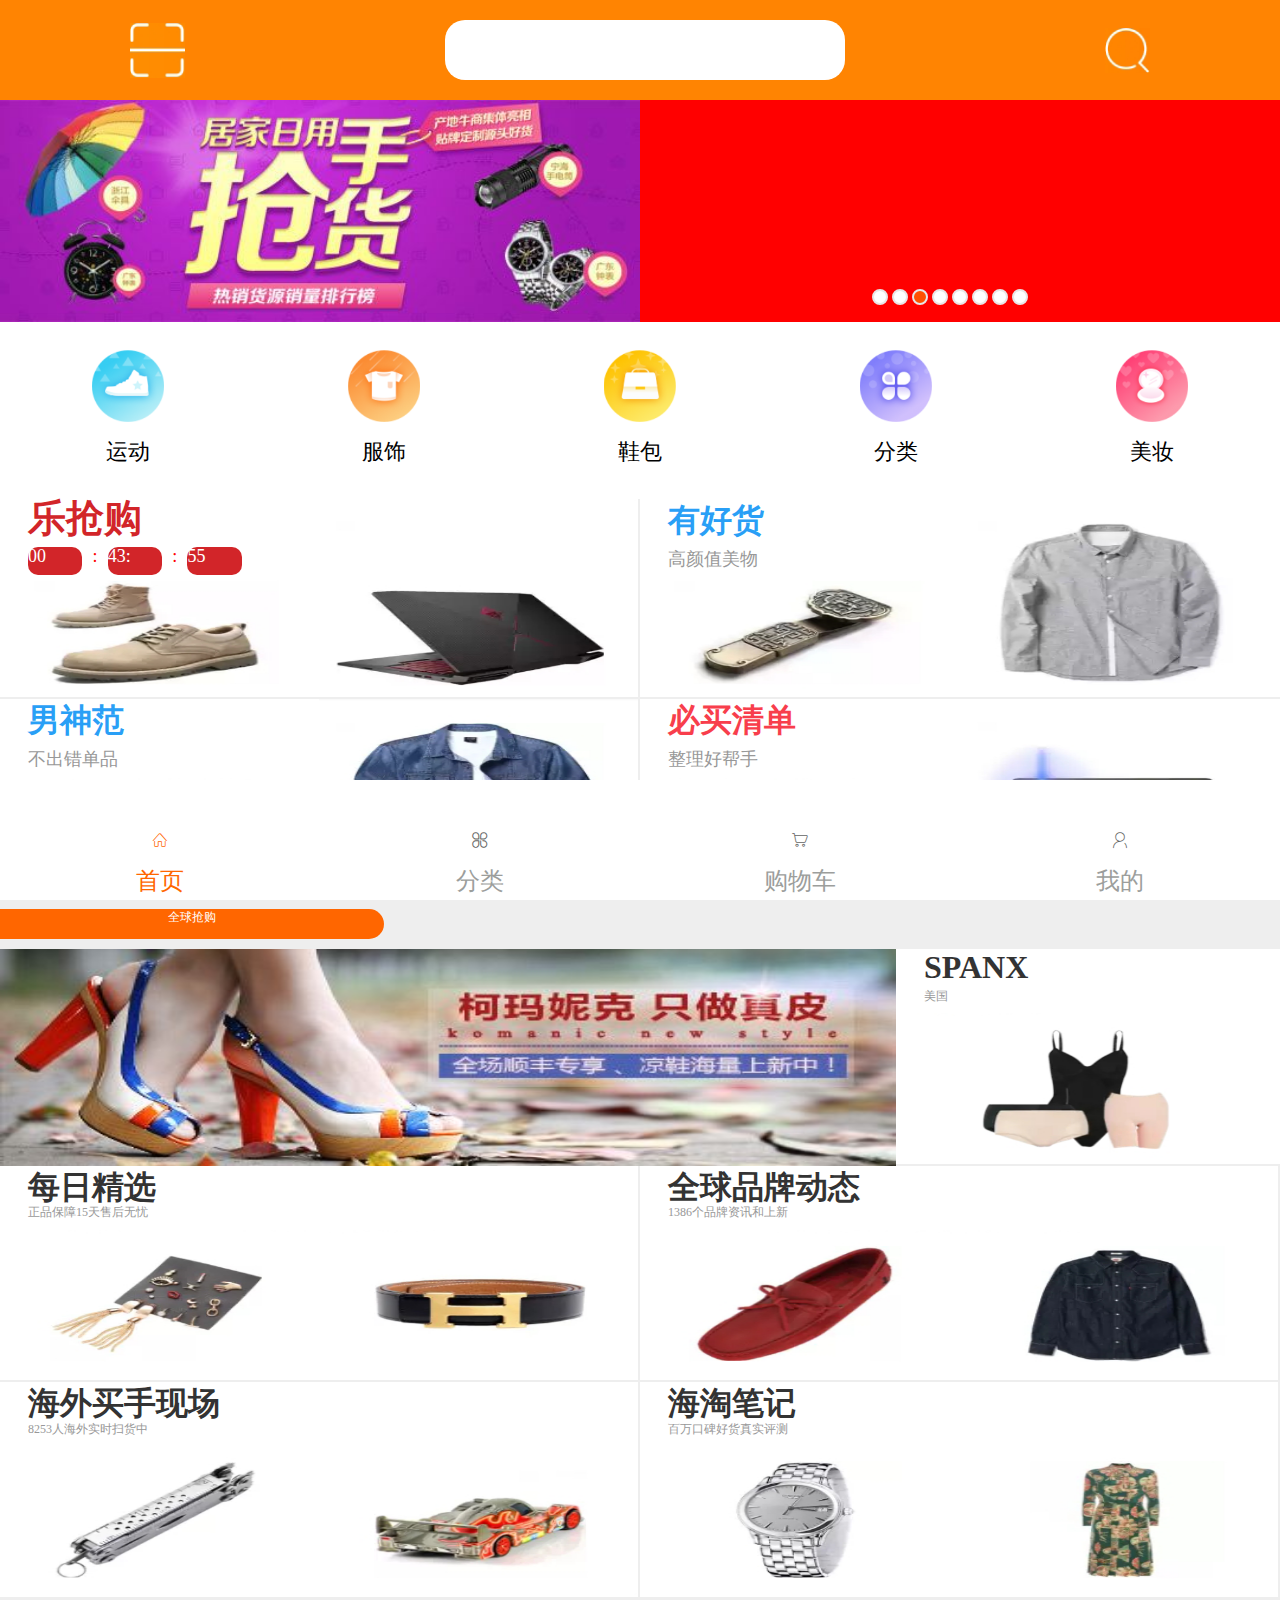
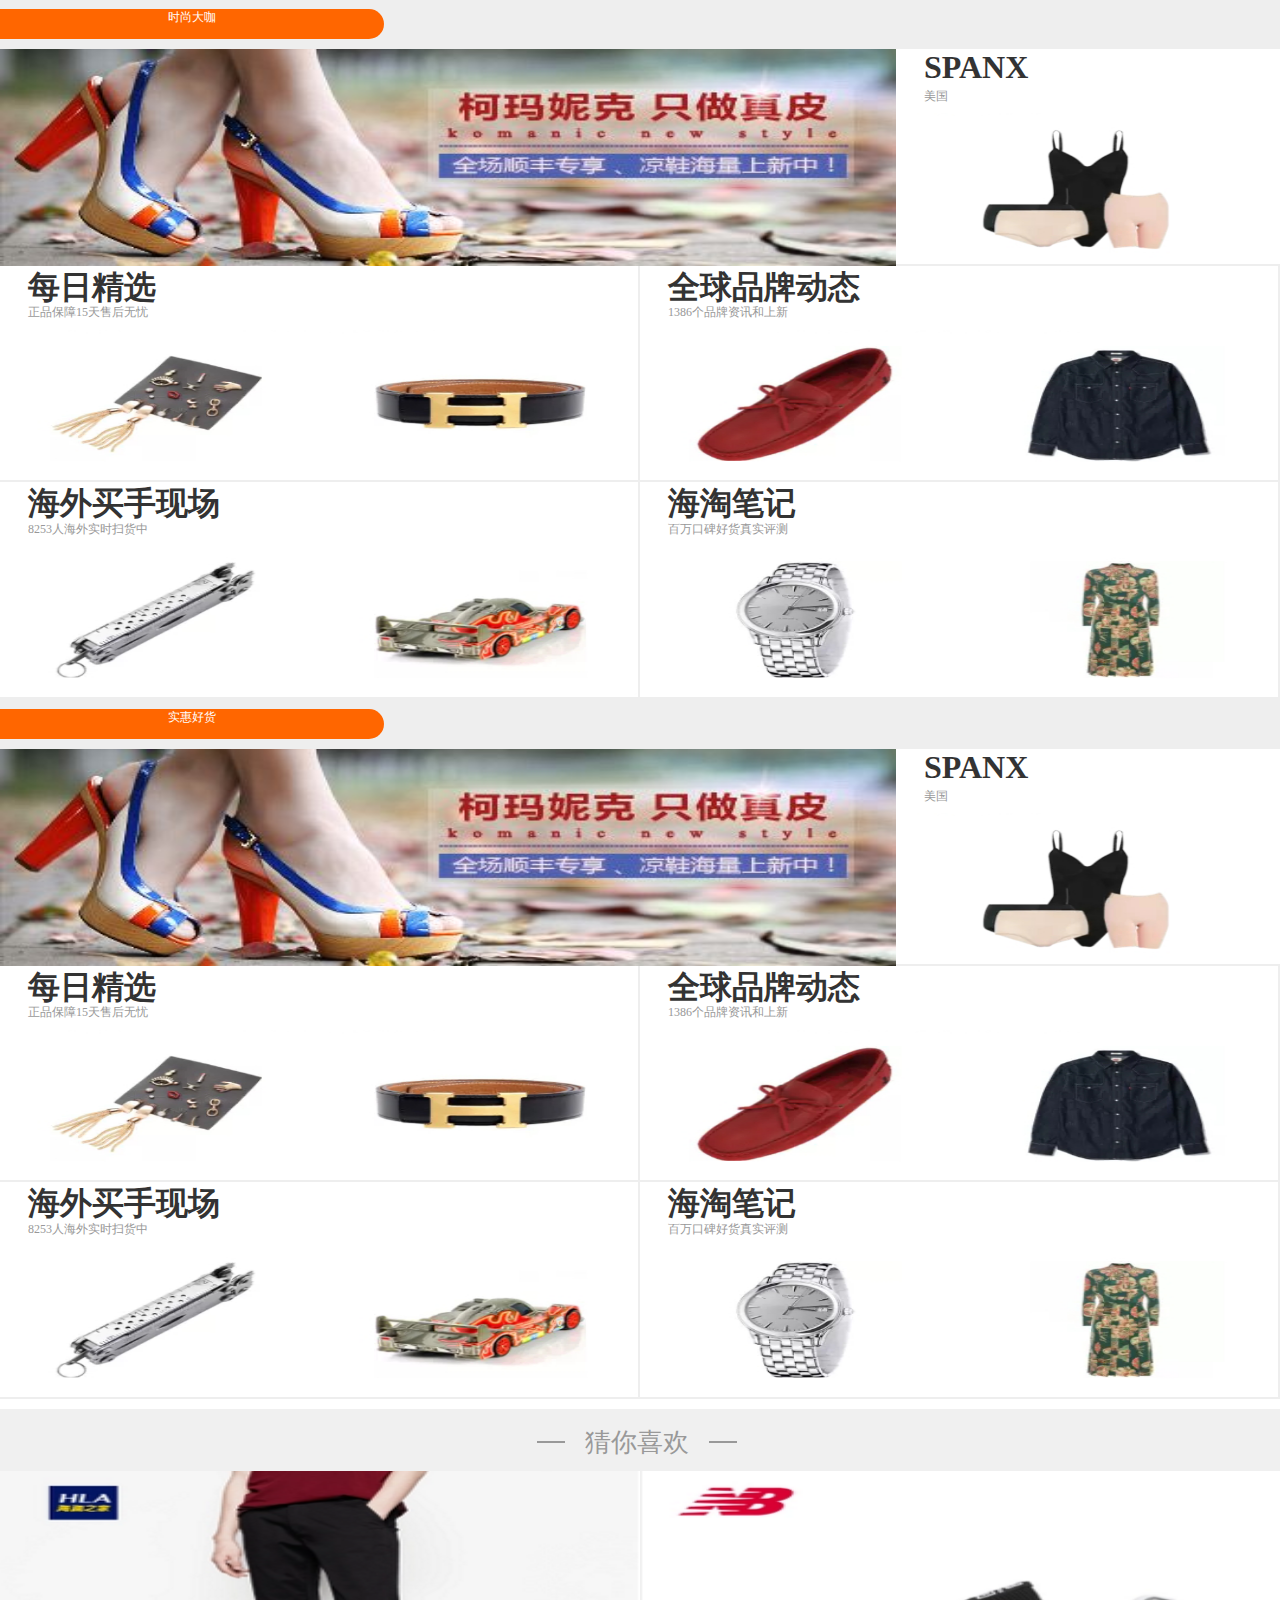
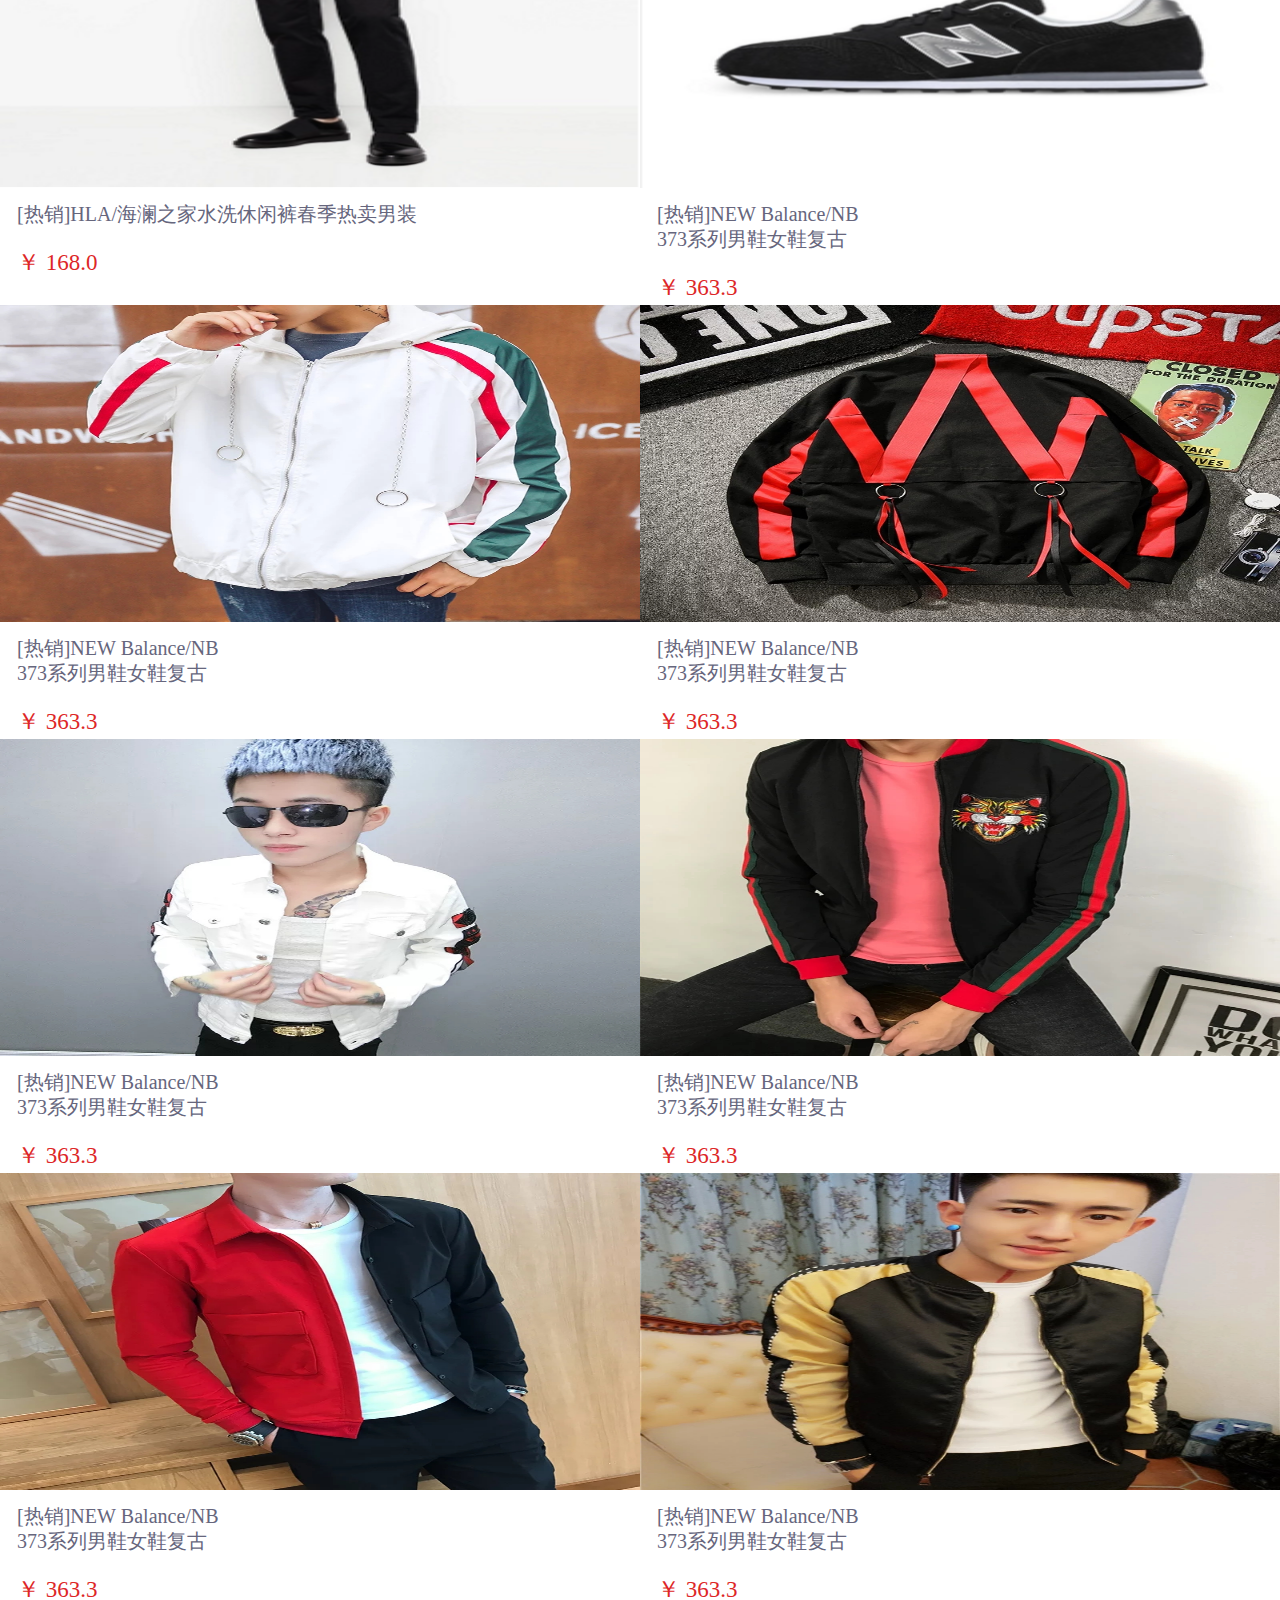
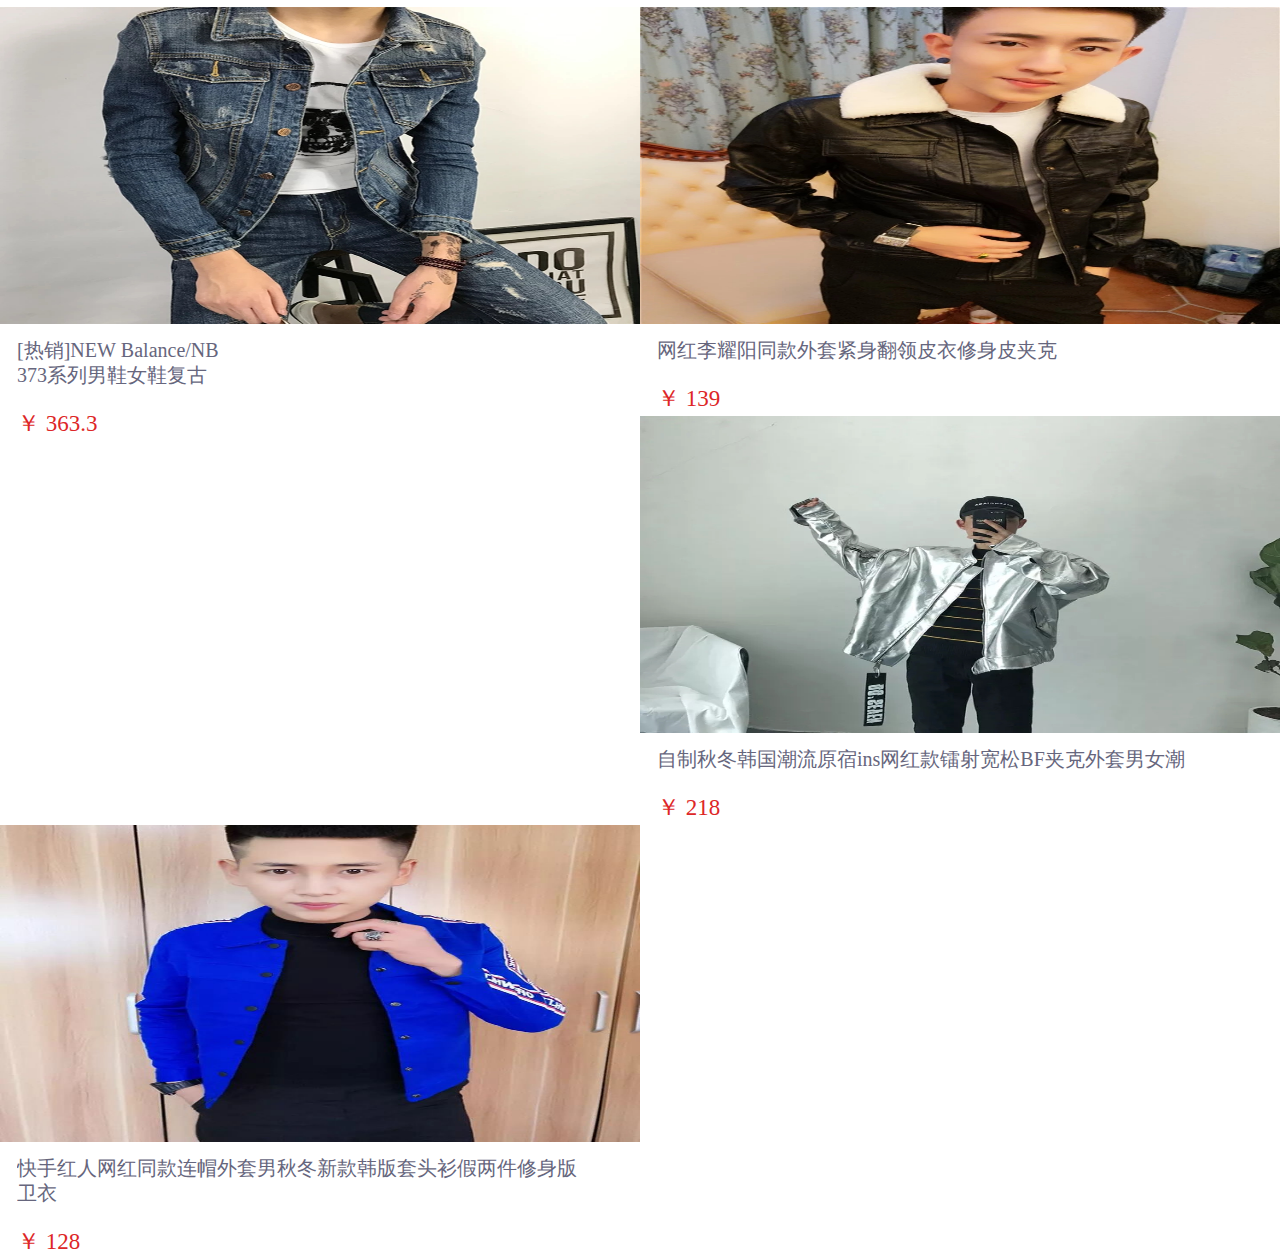
<file: index.html>
<!DOCTYPE html>
<html lang="en">
<head>
    <meta name="viewport" content="width=device-width">
	<meta charset="UTF-8">
	<title>主页</title>
	<script src="js/rem.js"></script>
	<link rel="stylesheet" href="css/index.css">
	<link rel="stylesheet" href="iocnfont/iconfont1/iconfont.css">
	<link rel="shortcut icon" href="img/hlglogo.png">
</head>
<body>
<!-- 头部开始 -->
<header>
    <div class="header-left">
    	<img src="img/headersys.png" alt="">
    </div>
    <div class="header-zhong">
    	<input class="header-shuruk" type="" placeholder=" ">
    </div>
   <a href="" class="header-right">
   	    <img src="img/headerss.png" alt="">
   </a>
</header>
<!-- 头部结束 -->
<!-- 广告开始 -->
<div class="banner">
    <a href="" class="">
	    <img src="img/banner2.jpg" alt="">
    </a>
    <ul class="dian-box">
    	<li class="dian"></li>
    	<li class="dian"></li>
    	<li class="dian"></li>
    	<li class="dian"></li>
    	<li class="dian"></li>
    	<li class="dian"></li>
    	<li class="dian"></li>
    	<li class="dian"></li>
    </ul>
</div>
<!-- 广告结束 -->
<!-- 导航列表开始 -->
	<section class="navdhz">
		<ul class="navhz">
			<li>
				<a href="" class="navtp">
					<img src="img/yundong.png" alt="">
				</a>
				<a href="" class="navwenzi">运动</a>
			</li>
			<li>
				<a href="" class="navtp">
					<img src="img/fushi.png" alt="">
				</a>
				<a href="" class="navwenzi">服饰</a>
			<li>
				<a href="" class="navtp">
					<img src="img/xiebao.png" alt="">
				</a>
				<a href="" class="navwenzi">鞋包</a>
			</li>
			<li>
				<a href="" class="navtp">
					<img src="img/gengduo.png" alt="">
				</a>
				<a href="" class="navwenzi">分类</a>
			</li>
			<li>
				<a href="" class="navtp">
					<img src="img/meizhuang.png" alt="">
				</a>
				<a href="" class="navwenzi">美妆</a>
			</li>
		</ul>
		
	</section>
<!-- 抢购开始 -->
<div class="qianggou">
    <div class="qianggoudhz">
	    <div class="qianggou-box">
	    	<a href="" class="qianggou-boxhz">
	    		<div class="qianggou-top">
	    		<b class="qianggou-top1">乐抢购</b>
	    		<ul class="qianggou-top2">
	    			<li class="qianggou-top3">00</li>
	    			<li class="qianggou-top3m">:</li>
	    			<li class="qianggou-top3">43:</li>
	    			<li class="qianggou-top3m">:</li>
	    			<li class="qianggou-top3">55</li>
	    		</ul>
	    		</div>
	    		<div class="qianggou-left">
	    			<img src="img/qg1.1.png" alt="">
	    		</div>
	    	</a>
            <a href="" class="qianggou-right">
            	<img src="img/qg1.2.png" alt="">
            </a>
	    </div>
	    <div class="qianggou-box">
	    	<a href="" class="qianggou-boxhz">
	    		<div class="qianggou-top">
	    			<b class="qianggou-top-1">有好货</b>
	    			<div class="qianggou-top-2">高颜值美物</div>
	    		</div>
	    		<div class="qianggou-left">
	    		    <img src="img/qg2.1.png" alt="">
	    		</div>
	    	</a>
            <a href="" class="qianggou-right">
            	<img src="img/qg2.2.png" alt="">
            </a>
	    </div>
	</div>
	<div class="qianggoudhz">
	    <div class="qianggou-box">
	    	<a href="" class="qianggou-boxhz">
	    		<div class="qianggou-top">
	    			<b class="qianggou-top-3">男神范</b>
	    			<div class="qianggou-top-2">不出错单品</div>
	    		</div>
	    		<div class="qianggou-left">
	    		    <img src="img/qg3.1.png" alt="">
	    		</div>
	    	</a>
            <a href="" class="qianggou-right">
            	<img src="img/qg3.2.png" alt="">
            </a>
	    </div>
	    <div class="qianggou-box">
	    	<a href="" class="qianggou-boxhz">
	    		<div class="qianggou-top">
	    			<b class="qianggou-top-4">必买清单</b>
	    			<div class="qianggou-top-2">整理好帮手</div>
	    		</div>
	    		<div class="qianggou-left">
	    			<img src="img/qg4.1.png" alt="">
	    		</div>
	    	</a>
            <a href="" class="qianggou-right">
            	<img src="img/qg4.2.png" alt="">
            </a>
	    </div>
	</div>
</div>
<!-- 抢购结束 -->
<!-- 全球开始 -->
<div class="quanqiubt">
	<div class="quanqiubty">
		全球抢购
	</div>
</div>
<div class="quanqiu">
	<ul class="quanqiudhz">
		<li class="quanqiuxhz">
			<a href="">
				<img src="img/banner1.jpg" alt="">
			</a>
		</li>
		<li class="quanqiuxhz">
			<a href="" class="quanqiutp">
			    <div class="quanqiu-top">
			    	<b class="quanqiu-top-1">SPANX</b>
	    			<div class="quanqiu-top-2">美国</div>
			    </div>
				<img src="img/mb2.2.png" id="quanqiutp2" alt="">
			</a>
		</li>
	</ul>
	<ul class="quanqiudhz1">
		<li class="quanqiuxhz1">
			<a href="" class="quanqiutp">
			    <div class="quanqiu-top">
			    	<b class="quanqiu-top-1">每日精选</b>
	    			<div class="quanqiu-top-2">正品保障15天售后无忧</div>
			    </div>
				<img src="img/mb3.png" alt="">
			</a>
		</li>
		<li class="quanqiuxhz1">
			<a href="" class="quanqiutp">
			    <div class="quanqiu-top">
			    	<b class="quanqiu-top-1">全球品牌动态</b>
	    			<div class="quanqiu-top-2">1386个品牌资讯和上新</div>
			    </div>
				<img src="img/mb4.png" alt="">
			</a>
		</li>
	</ul>
	<ul class="quanqiudhz1">
		<li class="quanqiuxhz1">
			<a href="" class="quanqiutp">
			    <div class="quanqiu-top">
			    	<b class="quanqiu-top-1">海外买手现场</b>
	    			<div class="quanqiu-top-2">8253人海外实时扫货中</div>
			    </div>
				<img src="img/mb5.png" alt="">
			</a>
		</li>
		<li class="quanqiuxhz1">
			<a href="" class="quanqiutp">
			    <div class="quanqiu-top">
			    	<b class="quanqiu-top-1">海淘笔记</b>
	    			<div class="quanqiu-top-2">百万口碑好货真实评测</div>
			    </div>
				<img src="img/mb6.png" alt="">
			</a>
		</li>
	</ul>
</div>
<!-- 全球结束 -->
<!-- 时尚开始 -->

<div class="shishangbt">
	<div class="quanqiubty">
		时尚大咖
	</div>
</div>
<div class="quanqiu">
	<ul class="quanqiudhz">
		<li class="quanqiuxhz">
			<a href="">
				<img src="img/banner1.jpg" alt="">
			</a>
		</li>
		<li class="quanqiuxhz">
			<a href="" class="quanqiutp">
			    <div class="quanqiu-top">
			    	<b class="quanqiu-top-1">SPANX</b>
	    			<div class="quanqiu-top-2">美国</div>
			    </div>
				<img src="img/mb2.2.png" id="quanqiutp2" alt="">
			</a>
		</li>
	</ul>
	<ul class="quanqiudhz1">
		<li class="quanqiuxhz1">
			<a href="" class="quanqiutp">
			    <div class="quanqiu-top">
			    	<b class="quanqiu-top-1">每日精选</b>
	    			<div class="quanqiu-top-2">正品保障15天售后无忧</div>
			    </div>
				<img src="img/mb3.png" alt="">
			</a>
		</li>
		<li class="quanqiuxhz1">
			<a href="" class="quanqiutp">
			    <div class="quanqiu-top">
			    	<b class="quanqiu-top-1">全球品牌动态</b>
	    			<div class="quanqiu-top-2">1386个品牌资讯和上新</div>
			    </div>
				<img src="img/mb4.png" alt="">
			</a>
		</li>
	</ul>
	<ul class="quanqiudhz1">
		<li class="quanqiuxhz1">
			<a href="" class="quanqiutp">
			    <div class="quanqiu-top">
			    	<b class="quanqiu-top-1">海外买手现场</b>
	    			<div class="quanqiu-top-2">8253人海外实时扫货中</div>
			    </div>
				<img src="img/mb5.png" alt="">
			</a>
		</li>
		<li class="quanqiuxhz1">
			<a href="" class="quanqiutp">
			    <div class="quanqiu-top">
			    	<b class="quanqiu-top-1">海淘笔记</b>
	    			<div class="quanqiu-top-2">百万口碑好货真实评测</div>
			    </div>
				<img src="img/mb6.png" alt="">
			</a>
		</li>
	</ul>
</div>
<!-- 全球结束 -->
<!-- 全球开始 -->
<div class="quanqiubt">
	<div class="quanqiubty">
		实惠好货
	</div>
</div>
<div class="quanqiu">
	<ul class="quanqiudhz">
		<li class="quanqiuxhz">
			<a href="">
				<img src="img/banner1.jpg" alt="">
			</a>
		</li>
		<li class="quanqiuxhz">
			<a href="" class="quanqiutp">
			    <div class="quanqiu-top">
			    	<b class="quanqiu-top-1">SPANX</b>
	    			<div class="quanqiu-top-2">美国</div>
			    </div>
				<img src="img/mb2.2.png" id="quanqiutp2" alt="">
			</a>
		</li>
	</ul>
	<ul class="quanqiudhz1">
		<li class="quanqiuxhz1">
			<a href="" class="quanqiutp">
			    <div class="quanqiu-top">
			    	<b class="quanqiu-top-1">每日精选</b>
	    			<div class="quanqiu-top-2">正品保障15天售后无忧</div>
			    </div>
				<img src="img/mb3.png" alt="">
			</a>
		</li>
		<li class="quanqiuxhz1">
			<a href="" class="quanqiutp">
			    <div class="quanqiu-top">
			    	<b class="quanqiu-top-1">全球品牌动态</b>
	    			<div class="quanqiu-top-2">1386个品牌资讯和上新</div>
			    </div>
				<img src="img/mb4.png" alt="">
			</a>
		</li>
	</ul>
	<ul class="quanqiudhz1">
		<li class="quanqiuxhz1">
			<a href="" class="quanqiutp">
			    <div class="quanqiu-top">
			    	<b class="quanqiu-top-1">海外买手现场</b>
	    			<div class="quanqiu-top-2">8253人海外实时扫货中</div>
			    </div>
				<img src="img/mb5.png" alt="">
			</a>
		</li>
		<li class="quanqiuxhz1">
			<a href="" class="quanqiutp">
			    <div class="quanqiu-top">
			    	<b class="quanqiu-top-1">海淘笔记</b>
	    			<div class="quanqiu-top-2">百万口碑好货真实评测</div>
			    </div>
				<img src="img/mb6.png" alt="">
			</a>
		</li>
	</ul>
</div>
<!-- 全球结束 -->
<!-- 猜你喜欢 -->
<main class="cnxhbt">
	<div class="cnxhbthz">
		<div class="cnxhbthzleft"></div>
		
			<div class="cnxhbthzzhong">猜你喜欢</div>
		
		<div class="cnxhbthzright"></div>
	</div>	
</main>
<main class="lovemainbox">
    <ul class="lovemainhead">
	    <li>
		    <a href="" class="loveimg"><img src="img/cnxh1.png" alt=""></a>
		    <a href="" class="loveh1">
		        <p>[热销]HLA/海澜之家水洗休闲裤春季热卖男装</p>
		    </a>
		    <a href="" class="loveh2"> 
		        <p>￥&nbsp;168.0</p>
		    </a>

	    </li>
	    <li>
		    <a href="" class="loveimg"><img src="img/cnxh2.png" alt=""></a>
		    <a href="" class="loveh1">
		        <p>[热销]NEW&nbsp;Balance/NB<br>373系列男鞋女鞋复古</p>
		    </a>
		    <a href="" class="loveh2">
		        <p>￥&nbsp;363.3</p>
		    </a>
	    </li>
	    <li>
		    <a href="" class="loveimg"><img src="img/cnxh3.jpg" alt=""></a>
		    <a href="" class="loveh1">
		        <p>[热销]NEW&nbsp;Balance/NB<br>373系列男鞋女鞋复古</p>
		    </a>
		    <a href="" class="loveh2">
		        <p>￥&nbsp;363.3</p>
		    </a>
	    </li>
	    <li>
		    <a href="" class="loveimg"><img src="img/cnxh4.jpg" alt=""></a>
		    <a href="" class="loveh1">
		        <p>[热销]NEW&nbsp;Balance/NB<br>373系列男鞋女鞋复古</p>
		    </a>
		    <a href="" class="loveh2">
		        <p>￥&nbsp;363.3</p>
		    </a>
	    </li>
	    <li>
		    <a href="" class="loveimg"><img src="img/cnxh5.jpg" alt=""></a>
		    <a href="" class="loveh1">
		        <p>[热销]NEW&nbsp;Balance/NB<br>373系列男鞋女鞋复古</p>
		    </a>
		    <a href="" class="loveh2">
		        <p>￥&nbsp;363.3</p>
		    </a>
	    </li>
	    <li>
		    <a href="" class="loveimg"><img src="img/cnxh6.jpg" alt=""></a>
		    <a href="" class="loveh1">
		        <p>[热销]NEW&nbsp;Balance/NB<br>373系列男鞋女鞋复古</p>
		    </a>
		    <a href="" class="loveh2">
		        <p>￥&nbsp;363.3</p>
		    </a>
	    </li>
	    <li>
		    <a href="" class="loveimg"><img src="img/cnxh7.jpg" alt=""></a>
		    <a href="" class="loveh1">
		        <p>[热销]NEW&nbsp;Balance/NB<br>373系列男鞋女鞋复古</p>
		    </a>
		    <a href="" class="loveh2">
		        <p>￥&nbsp;363.3</p>
		    </a>
	    </li>
	    <li>
		    <a href="" class="loveimg"><img src="img/cnxh8.jpg" alt=""></a>
		    <a href="" class="loveh1">
		        <p>[热销]NEW&nbsp;Balance/NB<br>373系列男鞋女鞋复古</p>
		    </a>
		    <a href="" class="loveh2">
		        <p>￥&nbsp;363.3</p>
		    </a>
	    </li>
	    <li>
		    <a href="" class="loveimg"><img src="img/cnxh9.jpg" alt=""></a>
		    <a href="" class="loveh1">
		        <p>[热销]NEW&nbsp;Balance/NB<br>373系列男鞋女鞋复古</p>
		    </a>
		    <a href="" class="loveh2">
		        <p>￥&nbsp;363.3</p>
		    </a>
	    </li>
	    <li>
		    <a href="" class="loveimg"><img src="img/cnxh10.jpg" alt=""></a>
		    <a href="" class="loveh1">
		        <p>网红李耀阳同款外套紧身翻领皮衣修身皮夹克</p>
		    </a>
		    <a href="" class="loveh2">
		        <p>￥&nbsp;139</p>
		    </a>
	    </li>
	    <li>
		    <a href="" class="loveimg"><img src="img/cnxh11.jpg" alt=""></a>
		    <a href="" class="loveh1">
		        <p>自制秋冬韩国潮流原宿ins网红款镭射宽松BF夹克外套男女潮</p>
		    </a>
		    <a href="" class="loveh2">
		        <p>￥&nbsp;218</p>
		    </a>
	    </li>
	    <li>
		    <a href="" class="loveimg"><img src="img/cnxh12.jpg" alt=""></a>
		    <a href="" class="loveh1">
		        <p>快手红人网红同款连帽外套男秋冬新款韩版套头衫假两件修身版卫衣</p>
		    </a>
		    <a href="" class="loveh2">
		        <p>￥&nbsp;128</p>
		    </a>
	    </li>

    </ul>	
</main>
 
 <!-- 结束开始 -->
<footer>
	<ul class="foot">
		<li><a href="index.html">
			<div class="footicf"><i class="iconfont icon-union"></i></div>
			<div class="foottext">首页</div>




		</a></li>
		<li><a href="fenlei.html">
			<div class="footicf"><i class="iconfont icon-fenlei"></i></div>
			<div class="foottext">分类</div>


		</a></li>
		<li><a href="gouwuche.html">
			<div class="footicf"><i class="iconfont icon-gouwuche"></i></div>
			<div class="foottext">购物车</div>



		</a></li>
		<li><a href="wd.html">
			<div class="footicf"><i class="iconfont icon-icon"></i></div>
			<div class="foottext">我的</div>
		</a></li>
	</ul>
</footer>
<!-- 结束结束 -->

</body>
</html>
</file>
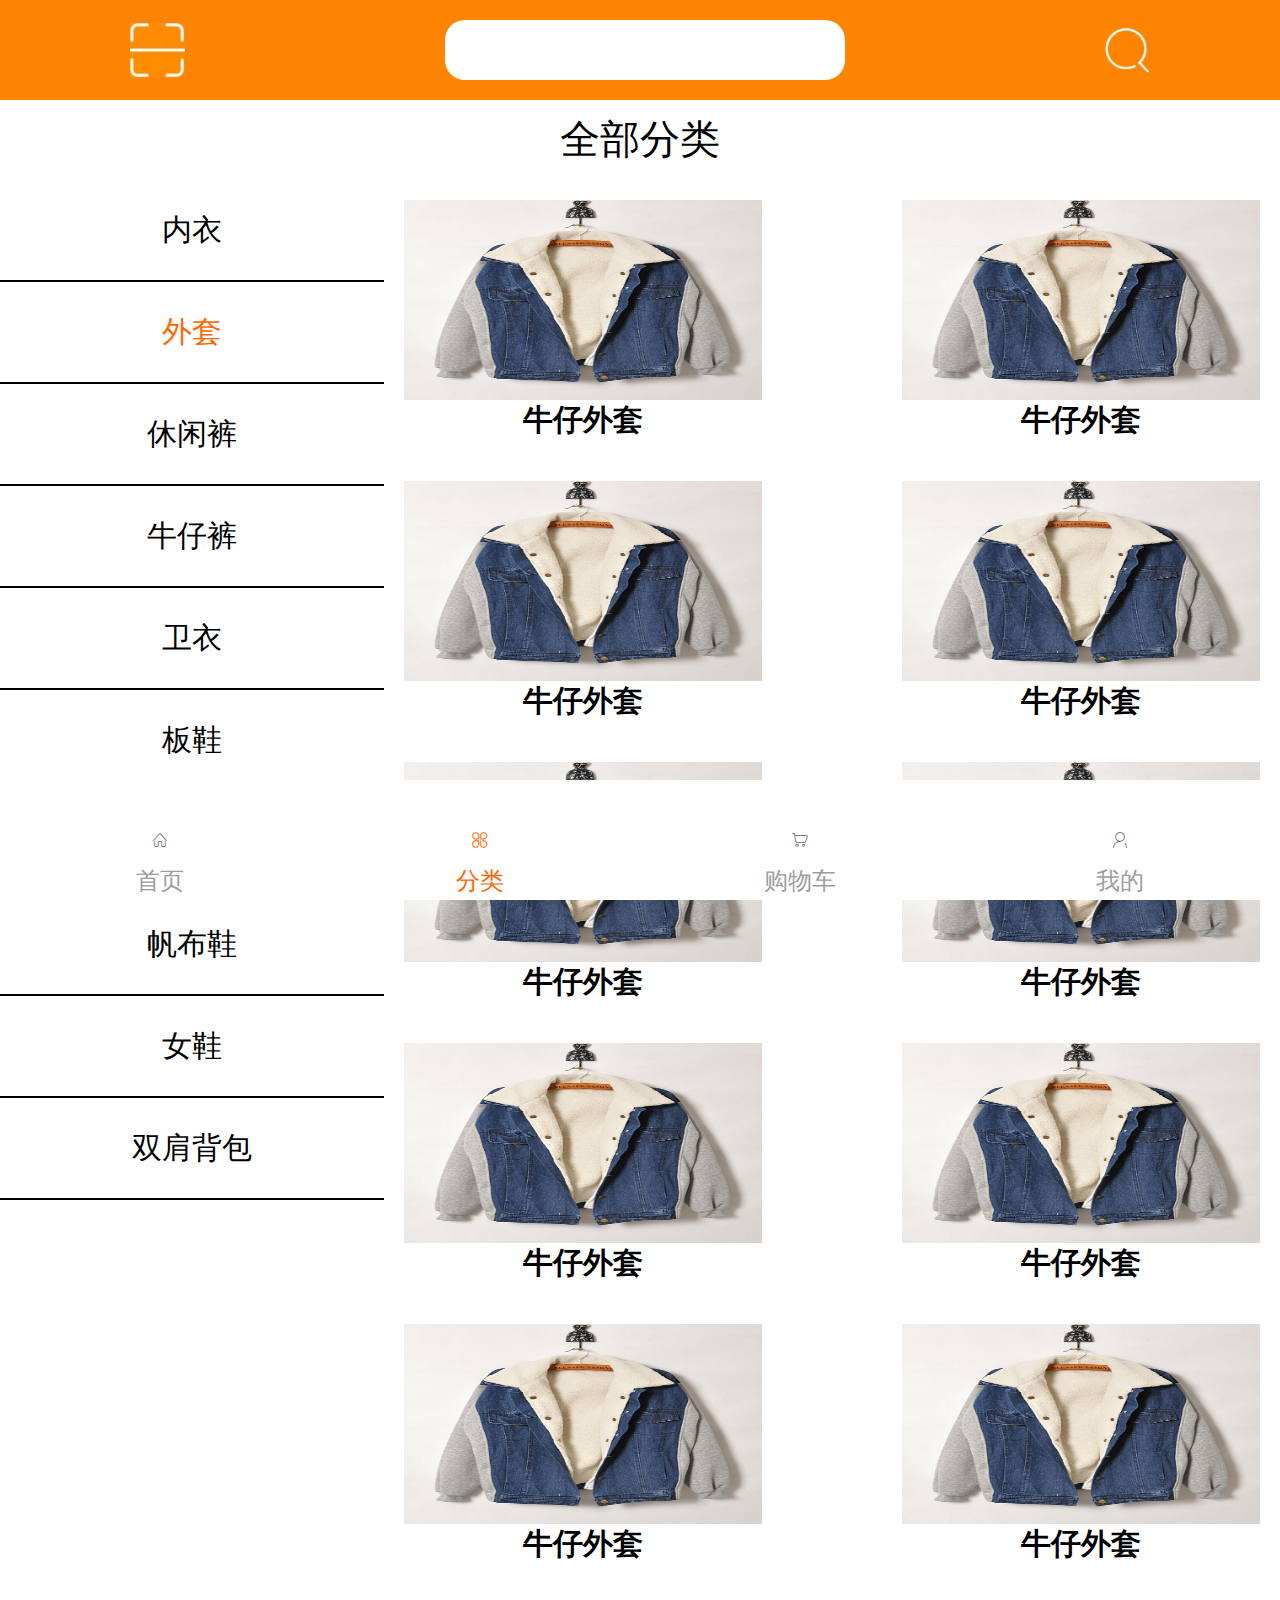
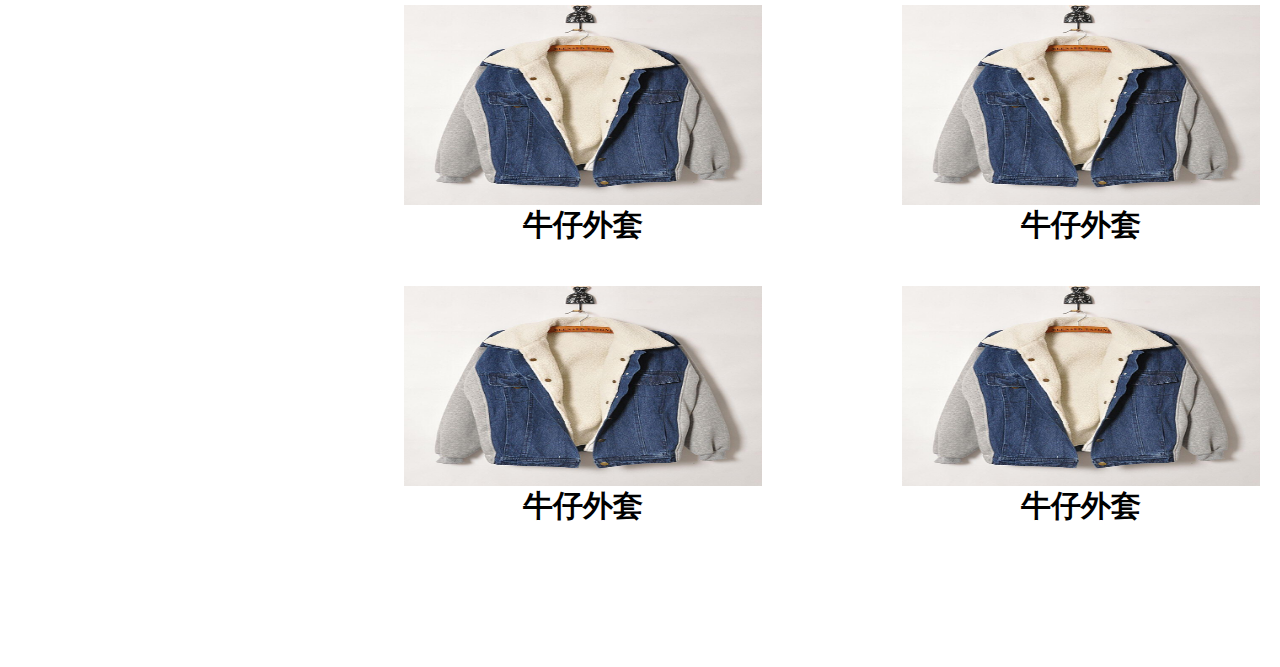
<file: fenlei.html>
<!DOCTYPE html>
<html lang="en">
<head>
	<meta charset="UTF-8">
	<meta name="viewport" content="width=device-width">
	<title>分类</title>
	<link rel="stylesheet" href="css/listfu.css">
	<link rel="stylesheet" href="iocnfont/iconfont1/iconfont.css">
	<script src="js/rem.js"></script>
	<link rel="shortcut icon" href="img/hlglogo.png">
</head>
<body>
<!-- 头部开始 -->
<header>
    <div class="header-left">
    	<img src="img/headersys.png" alt="">
    </div>
    <div class="header-zhong">
    	<input class="header-shuruk" type="" placeholder=" ">
    </div>
   <a href="" class="header-right">
   	    <img src="img/headerss.png" alt="">
   </a>
</header>
<!-- 头部结束 -->
<!-- 标题文字开始 -->
<div class="btwz">全部分类</div>
<!-- 标题文字结束 -->
<div class="fl">
	<div class="fl-right">
		<ul>
			<li>内衣</li>
			<li>外套</li>
			<li>休闲裤</li>
			<li>牛仔裤</li>
			<li>卫衣</li>
			<li>板鞋</li>
			<li>运动鞋</li>
			<li>帆布鞋</li>
			<li>女鞋</li>
			<li>双肩背包</li>
		</ul>
	</div>
	<div class="fl-left">
		<ul>
			<li><a href="leibiao.html">
				<img src="img/fenleitp.jpg" alt="">
				<h6>牛仔外套</h6></a>
			</li>
			<li><a href="leibiao.html">
				<img src="img/fenleitp.jpg" alt="">
				<h6>牛仔外套</h6></a>
			</li>
			<li><a href="leibiao.html">
				<img src="img/fenleitp.jpg" alt="">
				<h6>牛仔外套</h6></a>
			</li>
			<li><a href="leibiao.html">
				<img src="img/fenleitp.jpg" alt="">
				<h6>牛仔外套</h6></a>
			</li>
			<li><a href="leibiao.html">
				<img src="img/fenleitp.jpg" alt="">
				<h6>牛仔外套</h6></a>
			</li>
			<li><a href="leibiao.html">
				<img src="img/fenleitp.jpg" alt="">
				<h6>牛仔外套</h6></a>
			</li>
			<li><a href="leibiao.html">
				<img src="img/fenleitp.jpg" alt="">
				<h6>牛仔外套</h6></a>
			</li>
			<li>
				<img src="img/fenleitp.jpg" alt="">
				<h6>牛仔外套</h6>
			</li>
			<li>
				<img src="img/fenleitp.jpg" alt="">
				<h6>牛仔外套</h6>
			</li>
			<li>
				<img src="img/fenleitp.jpg" alt="">
				<h6>牛仔外套</h6>
			</li>
			<li>
				<img src="img/fenleitp.jpg" alt="">
				<h6>牛仔外套</h6>
			</li>
			<li>
				<img src="img/fenleitp.jpg" alt="">
				<h6>牛仔外套</h6>
			</li>
			<li>
				<img src="img/fenleitp.jpg" alt="">
				<h6>牛仔外套</h6>
			</li>
			<li>
				<img src="img/fenleitp.jpg" alt="">
				<h6>牛仔外套</h6>
			</li>
		</ul>
	</div>
</div>
<!-- 结束开始 -->
<footer>
	<ul class="foot">
		<li><a href="index.html">
			<div class="footicf"><i class="iconfont icon-union"></i></div>
			<div class="foottext">首页</div>




		</a></li>
		<li><a href="fenlei.html">
			<div class="footicf"><i class="iconfont icon-fenlei"></i></div>
			<div class="foottext">分类</div>


		</a></li>
		<li><a href="gouwuche.html">
			<div class="footicf"><i class="iconfont icon-gouwuche"></i></div>
			<div class="foottext">购物车</div>



		</a></li>
		<li><a href="wd.html">
			<div class="footicf"><i class="iconfont icon-icon"></i></div>
			<div class="foottext">我的</div>
		</a></li>
	</ul>
</footer>
<!-- 结束结束 -->
</body>
</html>
</file>
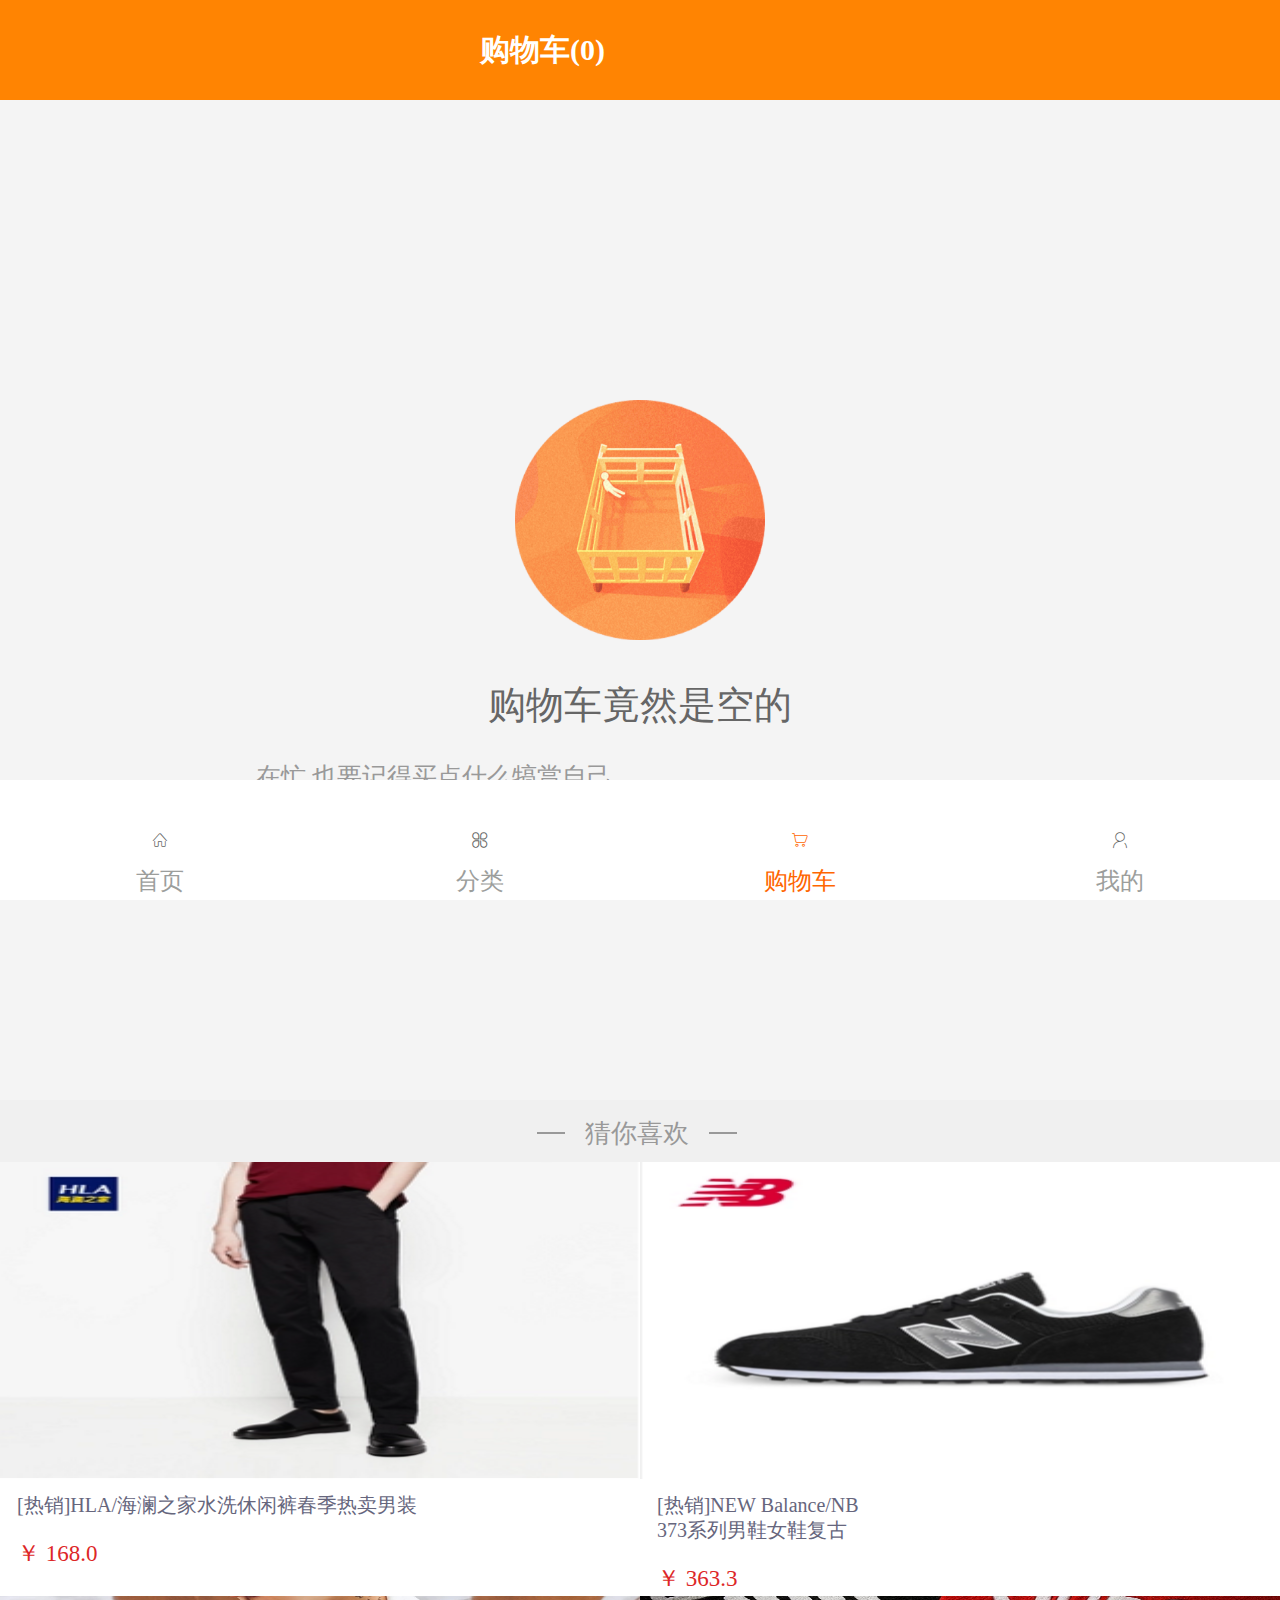
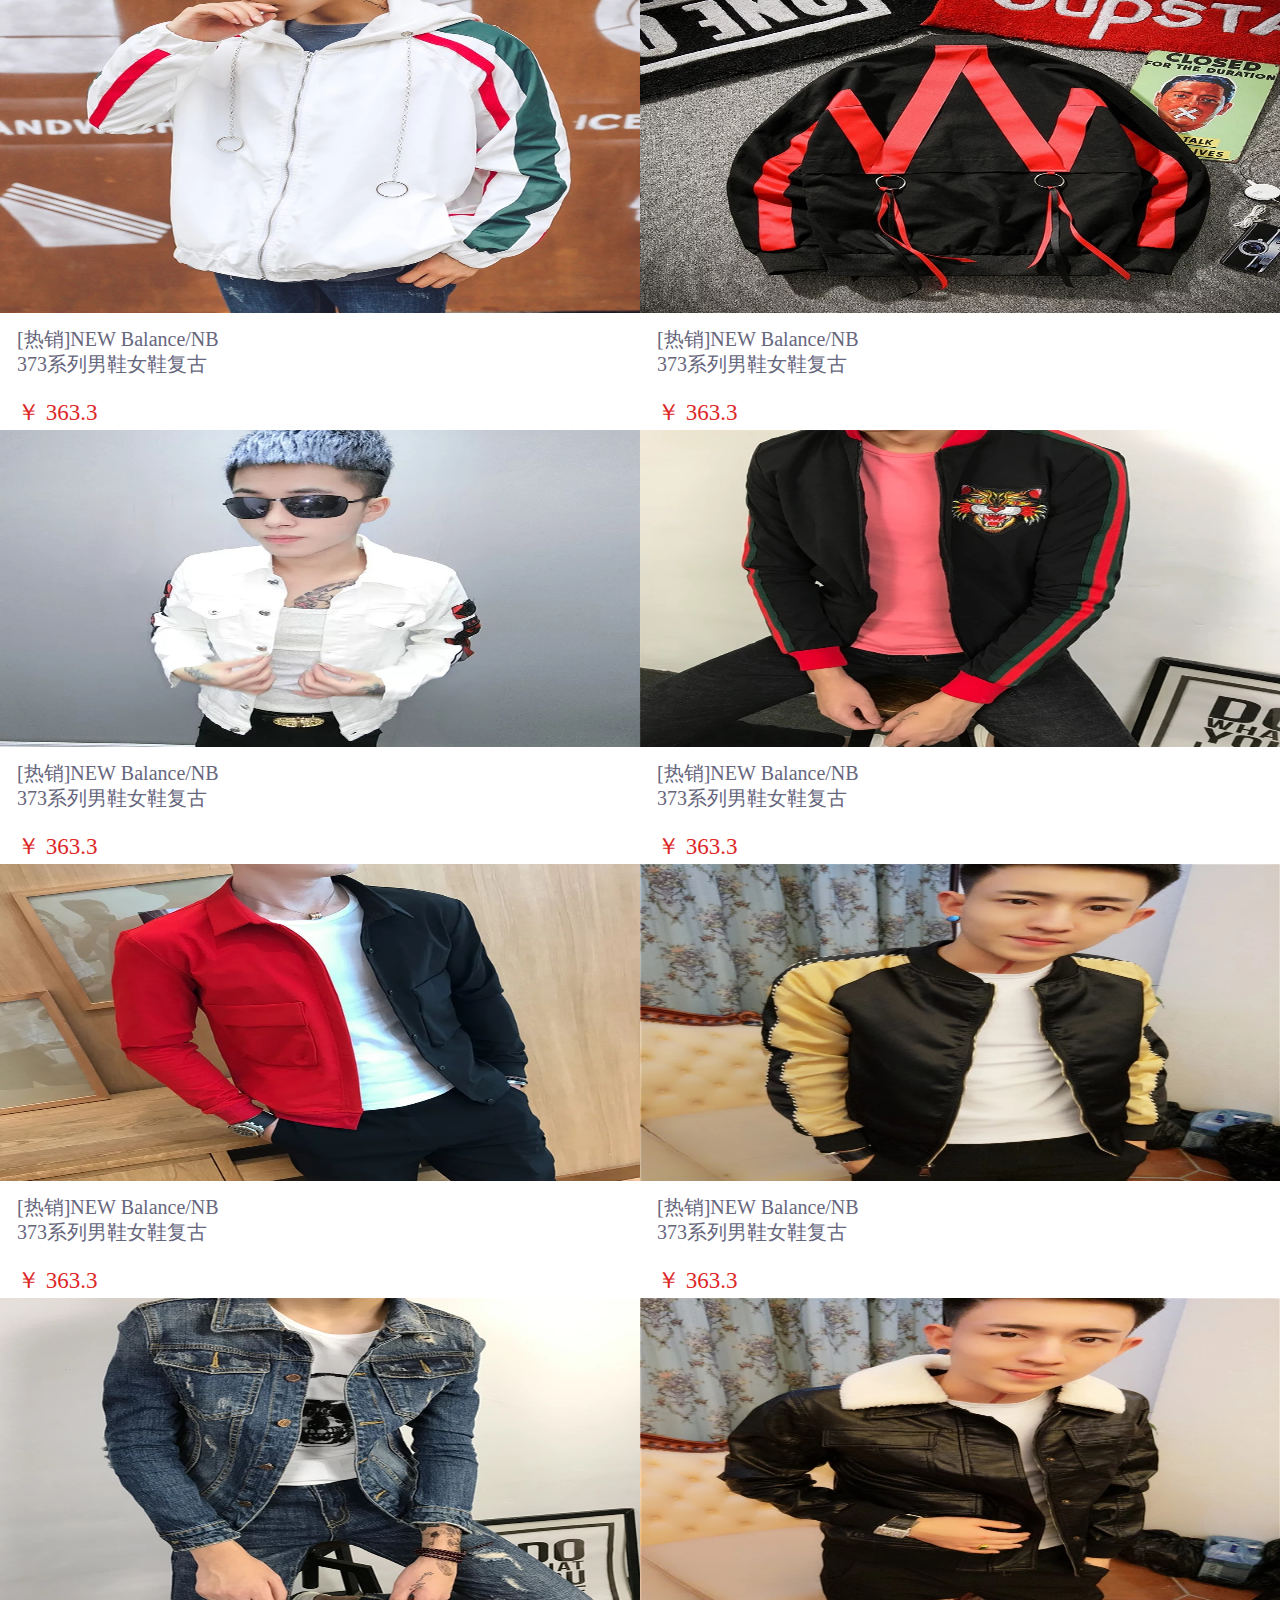
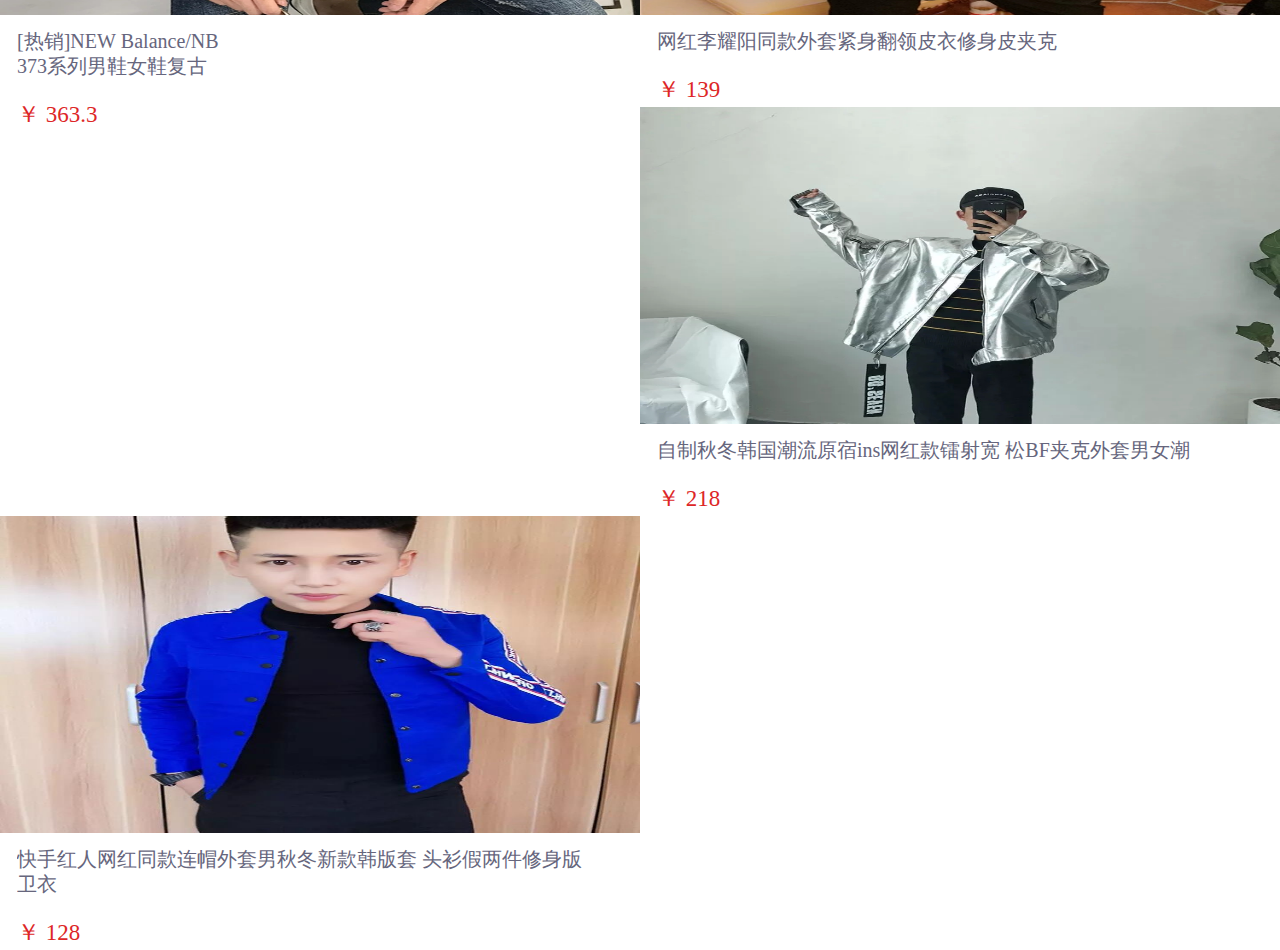
<file: gouwuche.html>
<!DOCTYPE html>
<html lang="en">
<head>
	<meta charset="UTF-8">
	<meta name="viewport" content="width=device-width">
	<title>购物车</title>
	<script src="js/rem.js"></script>
	<link rel="stylesheet" href="css/gouwuche.css">
	<link rel="stylesheet" href="iocnfont/iconfont1/iconfont.css">
	<link rel="shortcut icon" href="img/hlglogo.png">
</head>
<body>
<!-- 头部开始 -->

	<header>
		<div class="header">
			<b>购物车(0)</b>
		</div>
	</header>
<!-- 头部结束 -->
<!-- 内容开始 -->
<div class="neirong">
	<div class="neirongdhz">
		<div class="neirongtp">
			<img src="img/gouwuche-1.png" alt="">
		</div>
		<div class="neirongwz">
			<div class="neirongwz-top">购物车竟然是空的</div>
			<div class="neirongwz-right">在忙,也要记得买点什么犒赏自己</div>
		</div>
	</div>
</div>
<!-- 内容结束 -->

<!-- 猜你喜欢 -->
<main class="cnxhbt">
	<div class="cnxhbthz">
		<div class="cnxhbthzleft"></div>
		
			<div class="cnxhbthzzhong">猜你喜欢</div>
		
		<div class="cnxhbthzright"></div>
	</div>	
</main>
<main class="lovemainbox">
    <ul class="lovemainhead">
	    <li>
		    <a href="" class="loveimg"><img src="img/cnxh1.png" alt=""></a>
		    <a href="" class="loveh1">
		        <p>[热销]HLA/海澜之家水洗休闲裤春季热卖男装</p>
		    </a>
		    <a href="" class="loveh2"> 
		        <p>￥&nbsp;168.0</p>
		    </a>

	    </li>
	    <li>
		    <a href="" class="loveimg"><img src="img/cnxh2.png" alt=""></a>
		    <a href="" class="loveh1">
		        <p>[热销]NEW&nbsp;Balance/NB<br>373系列男鞋女鞋复古</p>
		    </a>
		    <a href="" class="loveh2">
		        <p>￥&nbsp;363.3</p>
		    </a>
	    </li>
	    <li>
		    <a href="" class="loveimg"><img src="img/cnxh3.jpg" alt=""></a>
		    <a href="" class="loveh1">
		        <p>[热销]NEW&nbsp;Balance/NB<br>373系列男鞋女鞋复古</p>
		    </a>
		    <a href="" class="loveh2">
		        <p>￥&nbsp;363.3</p>
		    </a>
	    </li>
	    <li>
		    <a href="" class="loveimg"><img src="img/cnxh4.jpg" alt=""></a>
		    <a href="" class="loveh1">
		        <p>[热销]NEW&nbsp;Balance/NB<br>373系列男鞋女鞋复古</p>
		    </a>
		    <a href="" class="loveh2">
		        <p>￥&nbsp;363.3</p>
		    </a>
	    </li>
	    <li>
		    <a href="" class="loveimg"><img src="img/cnxh5.jpg" alt=""></a>
		    <a href="" class="loveh1">
		        <p>[热销]NEW&nbsp;Balance/NB<br>373系列男鞋女鞋复古</p>
		    </a>
		    <a href="" class="loveh2">
		        <p>￥&nbsp;363.3</p>
		    </a>
	    </li>
	    <li>
		    <a href="" class="loveimg"><img src="img/cnxh6.jpg" alt=""></a>
		    <a href="" class="loveh1">
		        <p>[热销]NEW&nbsp;Balance/NB<br>373系列男鞋女鞋复古</p>
		    </a>
		    <a href="" class="loveh2">
		        <p>￥&nbsp;363.3</p>
		    </a>
	    </li>
	    <li>
		    <a href="" class="loveimg"><img src="img/cnxh7.jpg" alt=""></a>
		    <a href="" class="loveh1">
		        <p>[热销]NEW&nbsp;Balance/NB<br>373系列男鞋女鞋复古</p>
		    </a>
		    <a href="" class="loveh2">
		        <p>￥&nbsp;363.3</p>
		    </a>
	    </li>
	    <li>
		    <a href="" class="loveimg"><img src="img/cnxh8.jpg" alt=""></a>
		    <a href="" class="loveh1">
		        <p>[热销]NEW&nbsp;Balance/NB<br>373系列男鞋女鞋复古</p>
		    </a>
		    <a href="" class="loveh2">
		        <p>￥&nbsp;363.3</p>
		    </a>
	    </li>
	    <li>
		    <a href="" class="loveimg"><img src="img/cnxh9.jpg" alt=""></a>
		    <a href="" class="loveh1">
		        <p>[热销]NEW&nbsp;Balance/NB<br>373系列男鞋女鞋复古</p>
		    </a>
		    <a href="" class="loveh2">
		        <p>￥&nbsp;363.3</p>
		    </a>
	    </li>
	    <li>
		    <a href="" class="loveimg"><img src="img/cnxh10.jpg" alt=""></a>
		    <a href="" class="loveh1">
		        <p>网红李耀阳同款外套紧身翻领皮衣修身皮夹克
</p>
		    </a>
		    <a href="" class="loveh2">
		        <p>￥&nbsp;139</p>
		    </a>
	    </li>
	    <li>
		    <a href="" class="loveimg"><img src="img/cnxh11.jpg" alt=""></a>
		    <a href="" class="loveh1">
		        <p>自制秋冬韩国潮流原宿ins网红款镭射宽
松BF夹克外套男女潮</p>
		    </a>
		    <a href="" class="loveh2">
		        <p>￥&nbsp;218</p>
		    </a>
	    </li>
	    <li>
		    <a href="" class="loveimg"><img src="img/cnxh12.jpg" alt=""></a>
		    <a href="" class="loveh1">
		        <p>快手红人网红同款连帽外套男秋冬新款韩版套
头衫假两件修身版卫衣
</p>
		    </a>
		    <a href="" class="loveh2">
		        <p>￥&nbsp;128</p>
		    </a>
	    </li>

    </ul>	
</main>
 <!-- 结束开始 -->
<footer>
	<ul class="foot">
		<li><a href="index.html">
			<div class="footicf"><i class="iconfont icon-union"></i></div>
			<div class="foottext">首页</div>




		</a></li>
		<li><a href="fenlei.html">
			<div class="footicf"><i class="iconfont icon-fenlei"></i></div>
			<div class="foottext">分类</div>


		</a></li>
		<li><a href="gouwuche.html">
			<div class="footicf"><i class="iconfont icon-gouwuche"></i></div>
			<div class="foottext">购物车</div>



		</a></li>
		<li><a href="wd.html">
			<div class="footicf"><i class="iconfont icon-icon"></i></div>
			<div class="foottext">我的</div>
		</a></li>
	</ul>
</footer>
<!-- 结束结束 -->

</body>
</html>
</file>
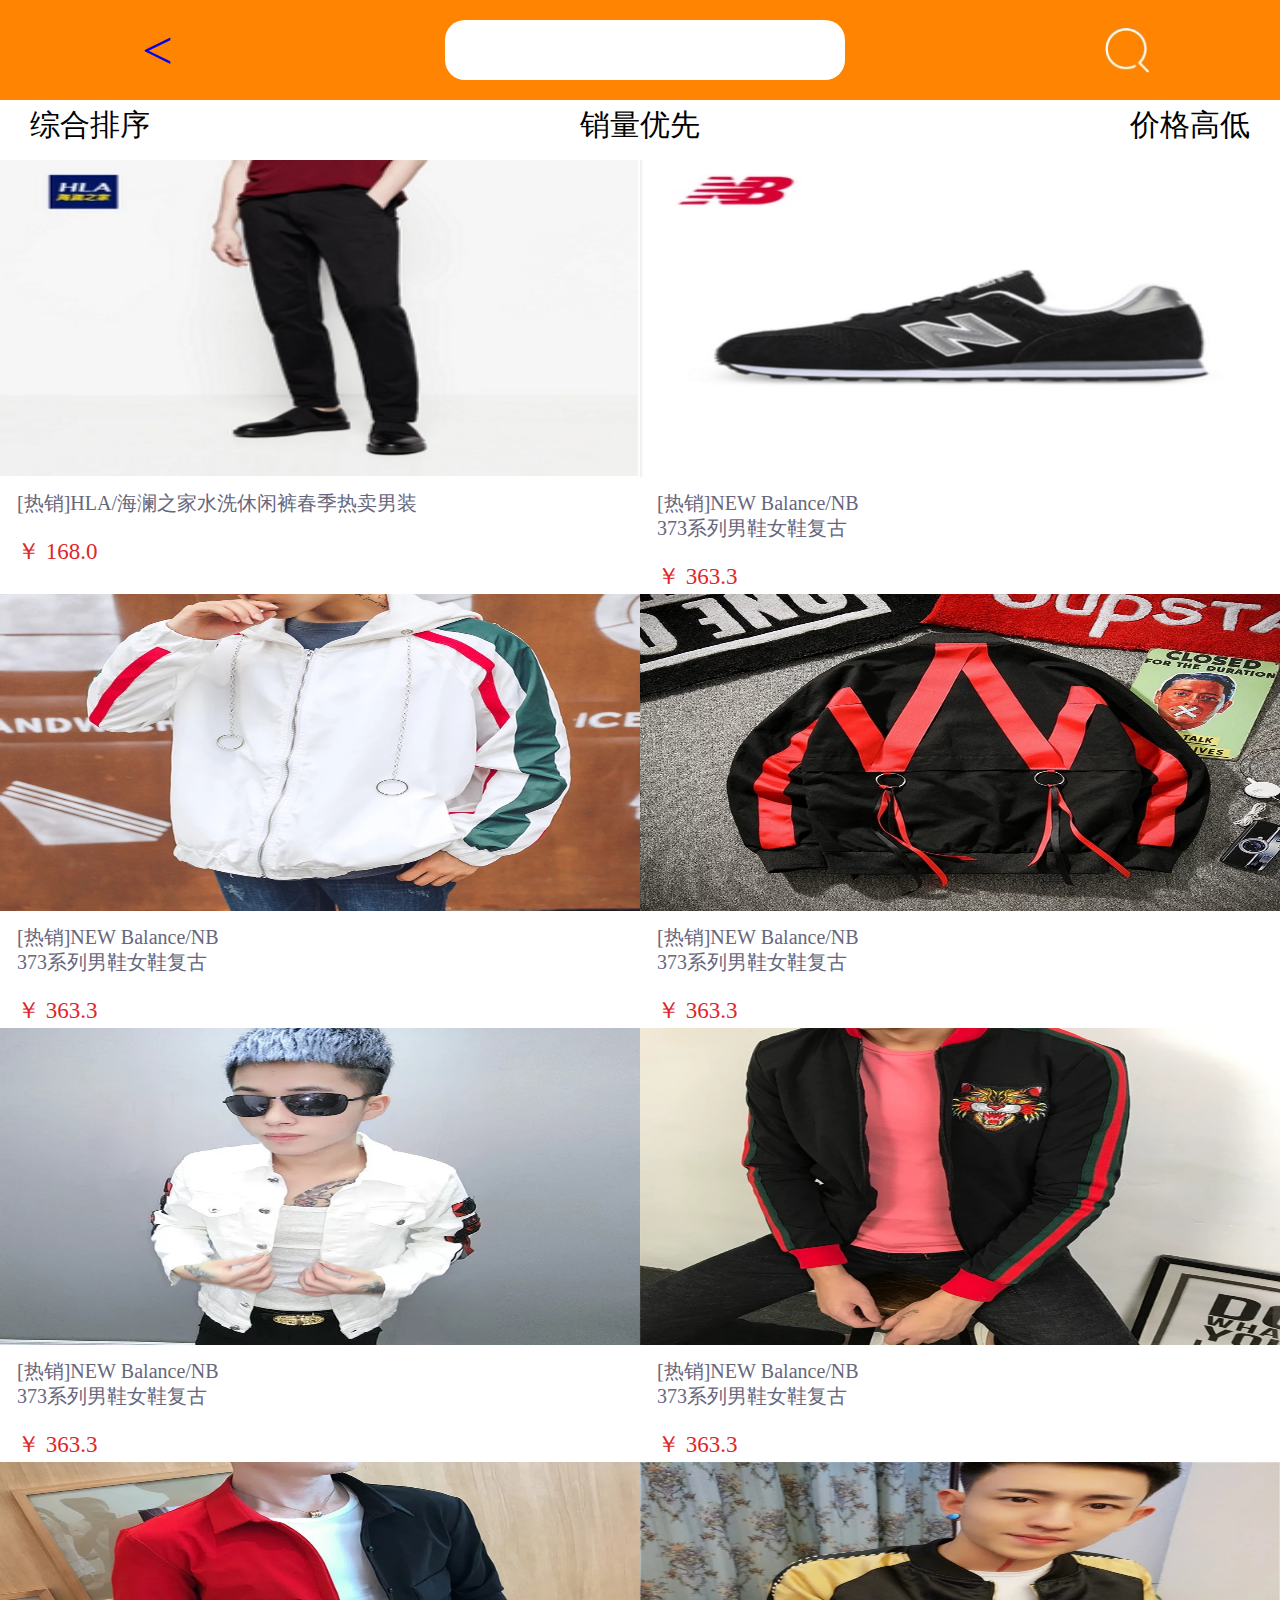
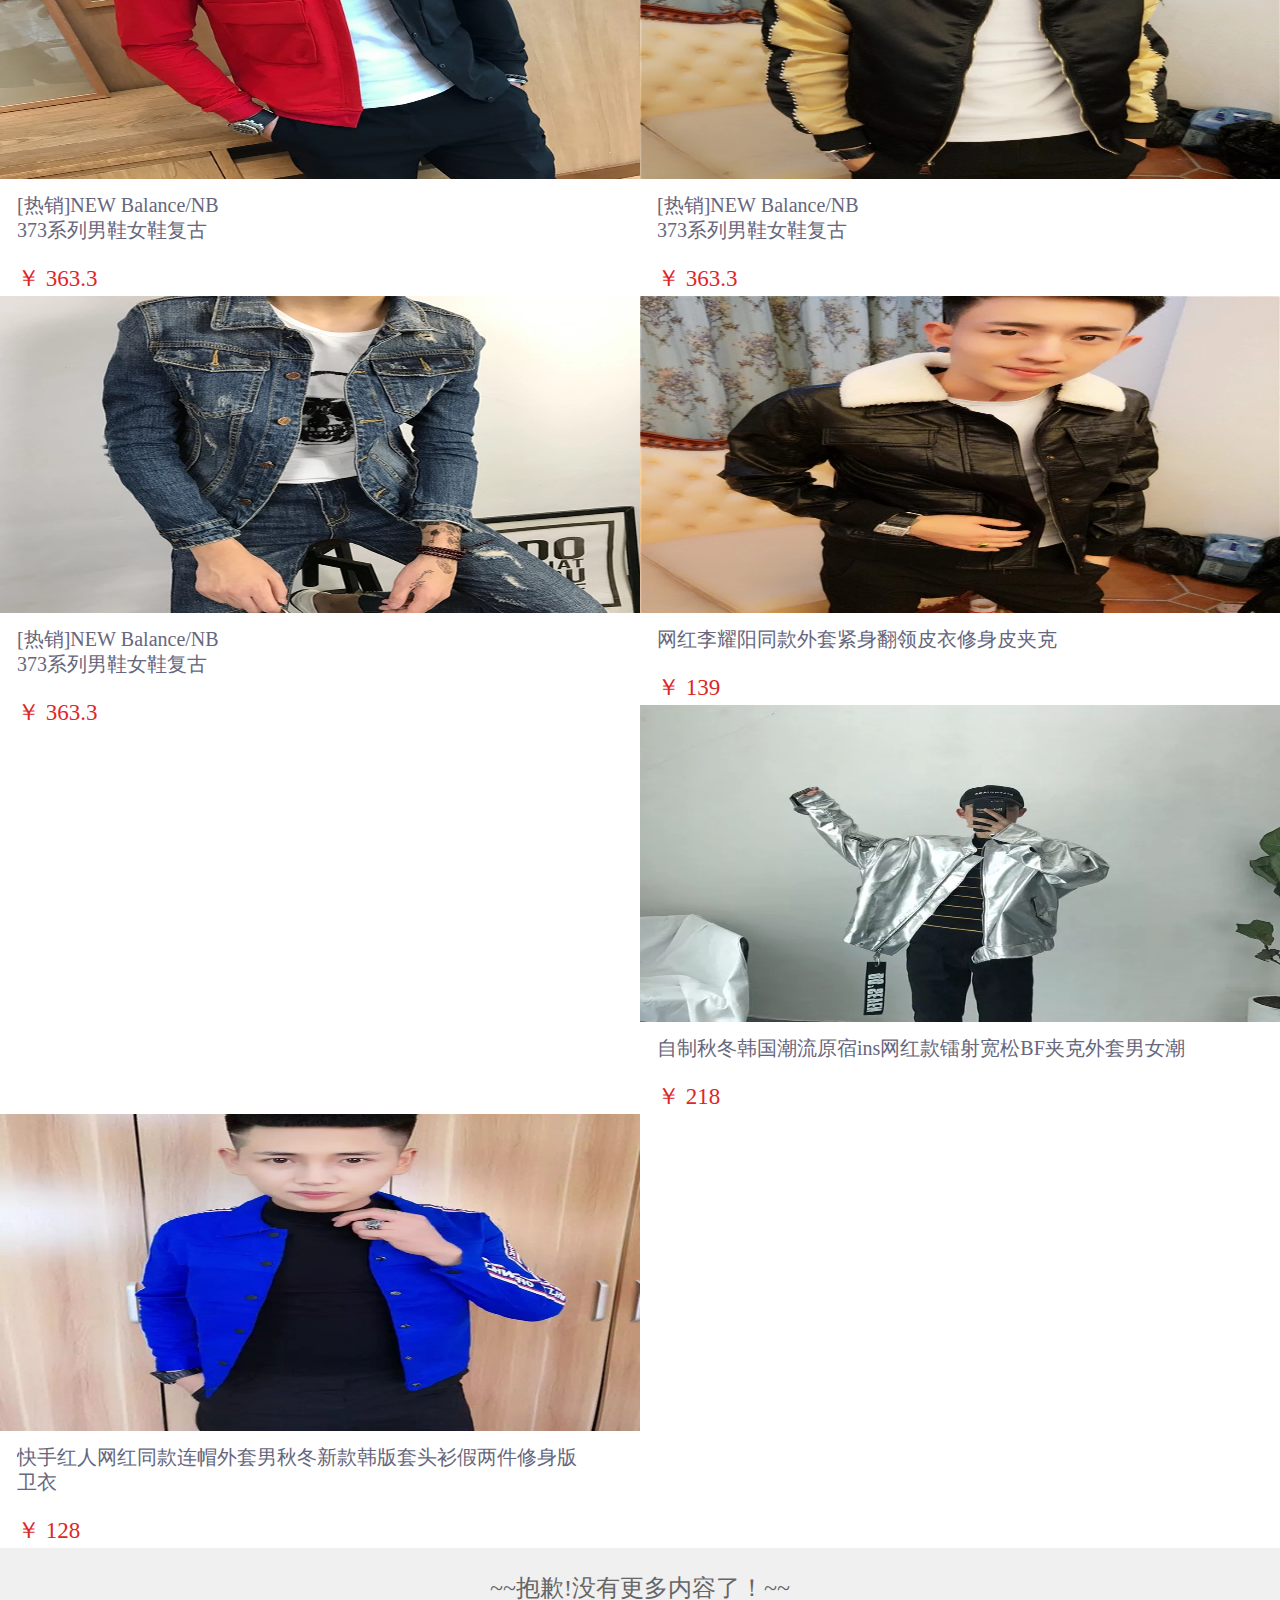
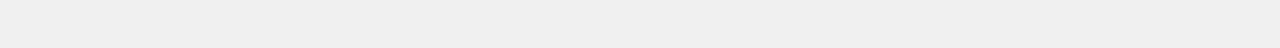
<file: leibiao.html>
<!DOCTYPE html>
<html lang="en">
<head>
	<meta name="viewport" content="width=device-width">
	<meta charset="UTF-8">
	<title>列表页</title>
	<script src="js/rem.js"></script>
	<link rel="stylesheet" href="css/liebiao.css">
	<link rel="stylesheet" href="iocnfont/iconfont1/iconfont.css">
	<link rel="shortcut icon" href="img/hlglogo.png">
</head>
<body>
	<!-- 头部开始 -->
<header>
<a href="index.html">
    <div class="header-left">
    	&lt;
    </div></a>
    <div class="header-zhong">
    	<input class="header-shuruk" type="" placeholder=" ">
    </div>
   <a href="" class="header-right">
   	    <img src="img/headerss.png" alt="">
   </a>
</header>
<!-- 头部结束 -->




<!-- 导航开始 -->
<nav>
	<ul>
		<li>综合排序</li>
		<li>销量优先</li>
		<li>价格高低</li>
	</ul>
</nav>
<!-- 导航结束 -->



<!-- 猜你喜欢 -->

<main class="lovemainbox">
    <ul class="lovemainhead">
	    <li>
		    <a href="xiangqing.html" class="loveimg"><img src="img/cnxh1.png" alt=""></a>
		    <a href="xiangqing.html" class="loveh1">
		        <p>[热销]HLA/海澜之家水洗休闲裤春季热卖男装</p>
		    </a>
		    <a href="" class="loveh2"> 
		        <p>￥&nbsp;168.0</p>
		    </a>

	    </li>
	    <li>
		    <a href="xiangqing.html" class="loveimg"><img src="img/cnxh2.png" alt=""></a>
		    <a href="xiangqing.html" class="loveh1">
		        <p>[热销]NEW&nbsp;Balance/NB<br>373系列男鞋女鞋复古</p>
		    </a>
		    <a href="" class="loveh2">
		        <p>￥&nbsp;363.3</p>
		    </a>
	    </li>
	    <li>
		    <a href="xiangqing.html" class="loveimg"><img src="img/cnxh3.jpg" alt=""></a>
		    <a href="xiangqing.html" class="loveh1">
		        <p>[热销]NEW&nbsp;Balance/NB<br>373系列男鞋女鞋复古</p>
		    </a>
		    <a href="" class="loveh2">
		        <p>￥&nbsp;363.3</p>
		    </a>
	    </li>
	    <li>
		    <a href="xiangqing.html" class="loveimg"><img src="img/cnxh4.jpg" alt=""></a>
		    <a href="xiangqing.html" class="loveh1">
		        <p>[热销]NEW&nbsp;Balance/NB<br>373系列男鞋女鞋复古</p>
		    </a>
		    <a href="" class="loveh2">
		        <p>￥&nbsp;363.3</p>
		    </a>
	    </li>
	    <li>
		    <a href="" class="loveimg"><img src="img/cnxh5.jpg" alt=""></a>
		    <a href="" class="loveh1">
		        <p>[热销]NEW&nbsp;Balance/NB<br>373系列男鞋女鞋复古</p>
		    </a>
		    <a href="" class="loveh2">
		        <p>￥&nbsp;363.3</p>
		    </a>
	    </li>
	    <li>
		    <a href="" class="loveimg"><img src="img/cnxh6.jpg" alt=""></a>
		    <a href="" class="loveh1">
		        <p>[热销]NEW&nbsp;Balance/NB<br>373系列男鞋女鞋复古</p>
		    </a>
		    <a href="" class="loveh2">
		        <p>￥&nbsp;363.3</p>
		    </a>
	    </li>
	    <li>
		    <a href="" class="loveimg"><img src="img/cnxh7.jpg" alt=""></a>
		    <a href="" class="loveh1">
		        <p>[热销]NEW&nbsp;Balance/NB<br>373系列男鞋女鞋复古</p>
		    </a>
		    <a href="" class="loveh2">
		        <p>￥&nbsp;363.3</p>
		    </a>
	    </li>
	    <li>
		    <a href="" class="loveimg"><img src="img/cnxh8.jpg" alt=""></a>
		    <a href="" class="loveh1">
		        <p>[热销]NEW&nbsp;Balance/NB<br>373系列男鞋女鞋复古</p>
		    </a>
		    <a href="" class="loveh2">
		        <p>￥&nbsp;363.3</p>
		    </a>
	    </li>
	    <li>
		    <a href="" class="loveimg"><img src="img/cnxh9.jpg" alt=""></a>
		    <a href="" class="loveh1">
		        <p>[热销]NEW&nbsp;Balance/NB<br>373系列男鞋女鞋复古</p>
		    </a>
		    <a href="" class="loveh2">
		        <p>￥&nbsp;363.3</p>
		    </a>
	    </li>
	    <li>
		    <a href="" class="loveimg"><img src="img/cnxh10.jpg" alt=""></a>
		    <a href="" class="loveh1">
		        <p>网红李耀阳同款外套紧身翻领皮衣修身皮夹克</p>
		    </a>
		    <a href="" class="loveh2">
		        <p>￥&nbsp;139</p>
		    </a>
	    </li>
	    <li>
		    <a href="" class="loveimg"><img src="img/cnxh11.jpg" alt=""></a>
		    <a href="" class="loveh1">
		        <p>自制秋冬韩国潮流原宿ins网红款镭射宽松BF夹克外套男女潮</p>
		    </a>
		    <a href="" class="loveh2">
		        <p>￥&nbsp;218</p>
		    </a>
	    </li>
	    <li>
		    <a href="" class="loveimg"><img src="img/cnxh12.jpg" alt=""></a>
		    <a href="" class="loveh1">
		        <p>快手红人网红同款连帽外套男秋冬新款韩版套头衫假两件修身版卫衣</p>
		    </a>
		    <a href="" class="loveh2">
		        <p>￥&nbsp;128</p>
		    </a>
	    </li>
    </ul>	
</main>
<!-- 底部开始 -->
<div class="dibu-sh">
    
        ~~抱歉!没有更多内容了！~~
</div>
<!-- 底部结束 -->
</body>
</html>
</file>
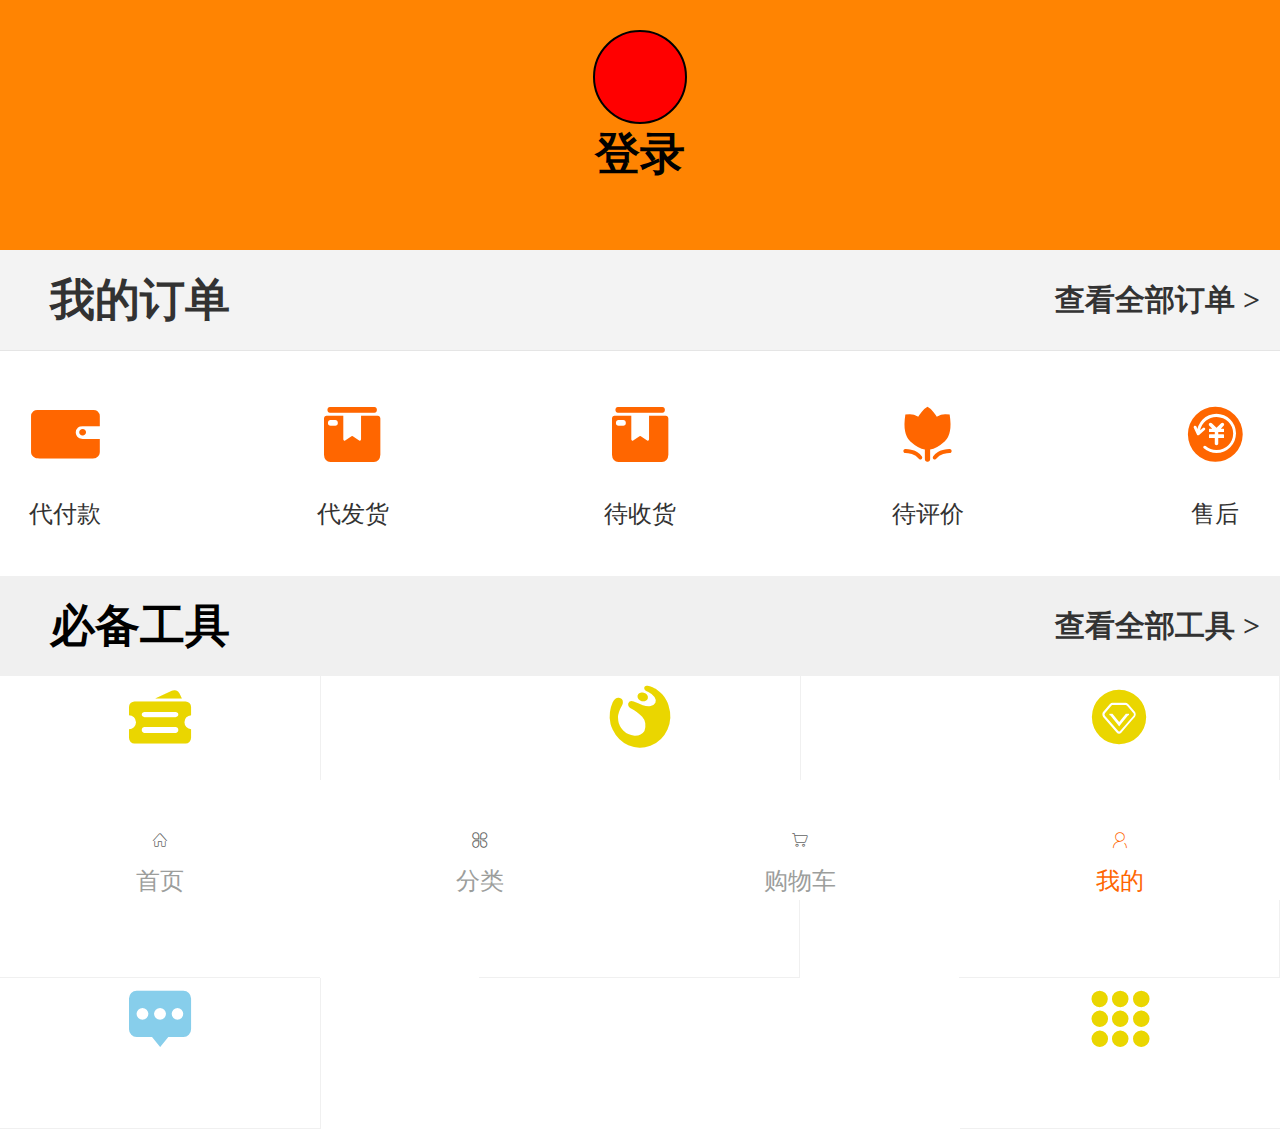
<file: wd.html>
<!DOCTYPE html>
<html lang="en">
<head>
    <meta name="viewport" content="width=device-width">
	<meta charset="UTF-8">
	<title>我的</title>
	<script src="js/rem.js"></script>
	<link rel="stylesheet" href="css/wd.css">
	<link rel="stylesheet" href="iocnfont/iconfont1/iconfont.css">
    <link rel="shortcut icon" href="img/hlglogo.png">
</head>
<body>
<!-- 头部开始 -->
<header>
    <div class="tb-top">
        <a href="index.html">
            <i class="iconfont"></i>
        </a>
    </div>
    <div class="tbhz">
    	<div class="tbyuan">
    	</div>
    	<h6>登录</h6>
    </div>
</header>




<main>
    <div class="wddd">
        <h3>我的订单</h3>
        <h4>查看全部订单&nbsp;&gt;</h4>
    </div>
    <ul >
        
            <li><i class="iconfont icon-daifukuan"></i><br>
            <div>代付款</div>
            </li>
            
        
        
            <li><i class="iconfont icon-daifahuo"></i><br>
            <div>代发货</div>
            </li>
            
        
        
            <li><i class="iconfont icon-daifahuo"></i><br>
            <div>待收货</div>
            </li>
            
        
        
            <li><i class="iconfont icon-daipingjia"></i><br>
            <div>待评价</div>
            </li>
        
            <li><i class="iconfont icon-tuikuan"></i><br>
            <div>售后</div>
            </li>
            
        
    </ul>
</main>
        
<!-- 头部结束 -->


<section class="bj">

    <h3 class="bj-zi">必备工具</h3>
    <h4 class="bj-zi-right">查看全部工具&nbsp;&gt;</h4>

</section>

<ul class="zhushou">
<!-- 第一个 -->
    <li class="zs-xiaobox">
        <a href="" class="zs-xb-x">
            <i class="iconfont1 icon-qiaquanbao"></i>
            <div class="zs-zi">卡券包</div>
        </a>
    </li>
    <!-- 第二个 -->
    <li class="zs-xiaobox">
        <a href="" class="zs-xb-x">
            <i class="iconfont1 icon-huabei"></i>
            <div class="zs-zi">花呗</div>
        </a>
    </li>
    <li class="zs-xiaobox">
        <a href="" class="zs-xb-x">
            <i class="iconfont1 icon-huiyuanzhongxin"></i>
            <div class="zs-zi">会员中心</div>
        </a>
    </li>
    <li class="zs-xiaobox">
        <a href="" class="zs-xb-x">
            <i class="iconfont1 icon-loukongtouxiang"></i>
            <div class="zs-zi">我的小蜜</div>
        </a>
    </li>
    <!-- 第一个 -->
    <li class="zs-xiaobox">
        <a href="" class="zs-xb-x">
            <i class="iconfont1 icon-wenda"></i>
            <div class="zs-zi">我的问答</div>
        </a>
    </li>
    <!-- 第二个 -->
    <li class="zs-xiaobox">
        <a href="" class="zs-xb-x">
            <i class="iconfont1 icon-huati"></i>
            <div class="zs-zi">我的圈子</div>
        </a>
    </li>
    <li class="zs-xiaobox">
        <a href="" class="zs-xb-x">
            <i class="iconfont1 icon-pingjia"></i>
            <div class="zs-zi">我的评价</div>
        </a>
    </li>
    <li class="zs-xiaobox">
        <a href="" class="zs-xb-x">
            <i class="iconfont1 icon-gengduo"></i>
            <div class="zs-zi">更多</div>
        </a>
    </li>
</ul>




<!-- 结束开始 -->
<footer>
	<ul class="foot">
		<li><a href="index.html">
			<div class="footicf"><i class="iconfont icon-union"></i></div>
			<div class="foottext">首页</div>




		</a></li>
		<li><a href="fenlei.html">
			<div class="footicf"><i class="iconfont icon-fenlei"></i></div>
			<div class="foottext">分类</div>


		</a></li>
		<li><a href="gouwuche.html">
			<div class="footicf"><i class="iconfont icon-gouwuche"></i></div>
			<div class="foottext">购物车</div>



		</a></li>
		<li><a href="wd.html">
			<div class="footicf"><i class="iconfont icon-icon"></i></div>
			<div class="foottext">我的</div>
		</a></li>
	</ul>
</footer>
<!-- 结束结束 -->
</body>
</html>
</file>
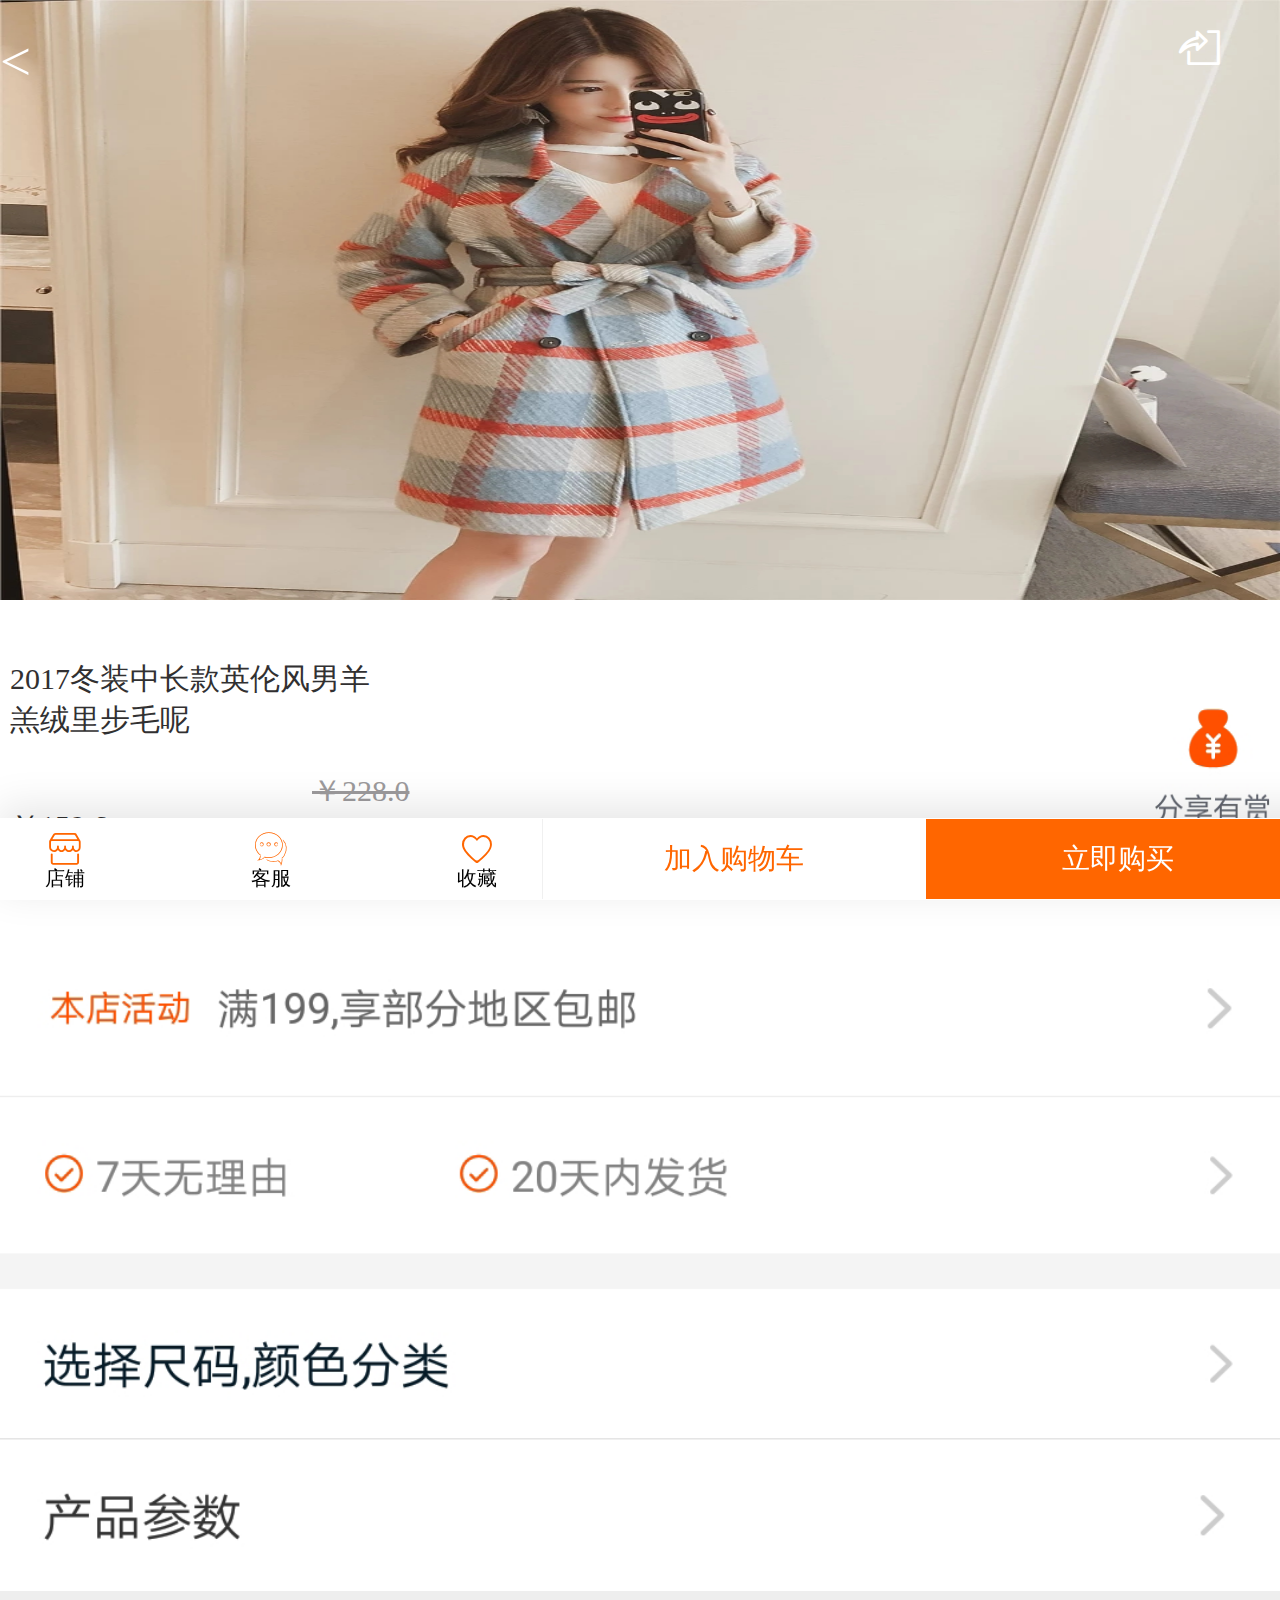
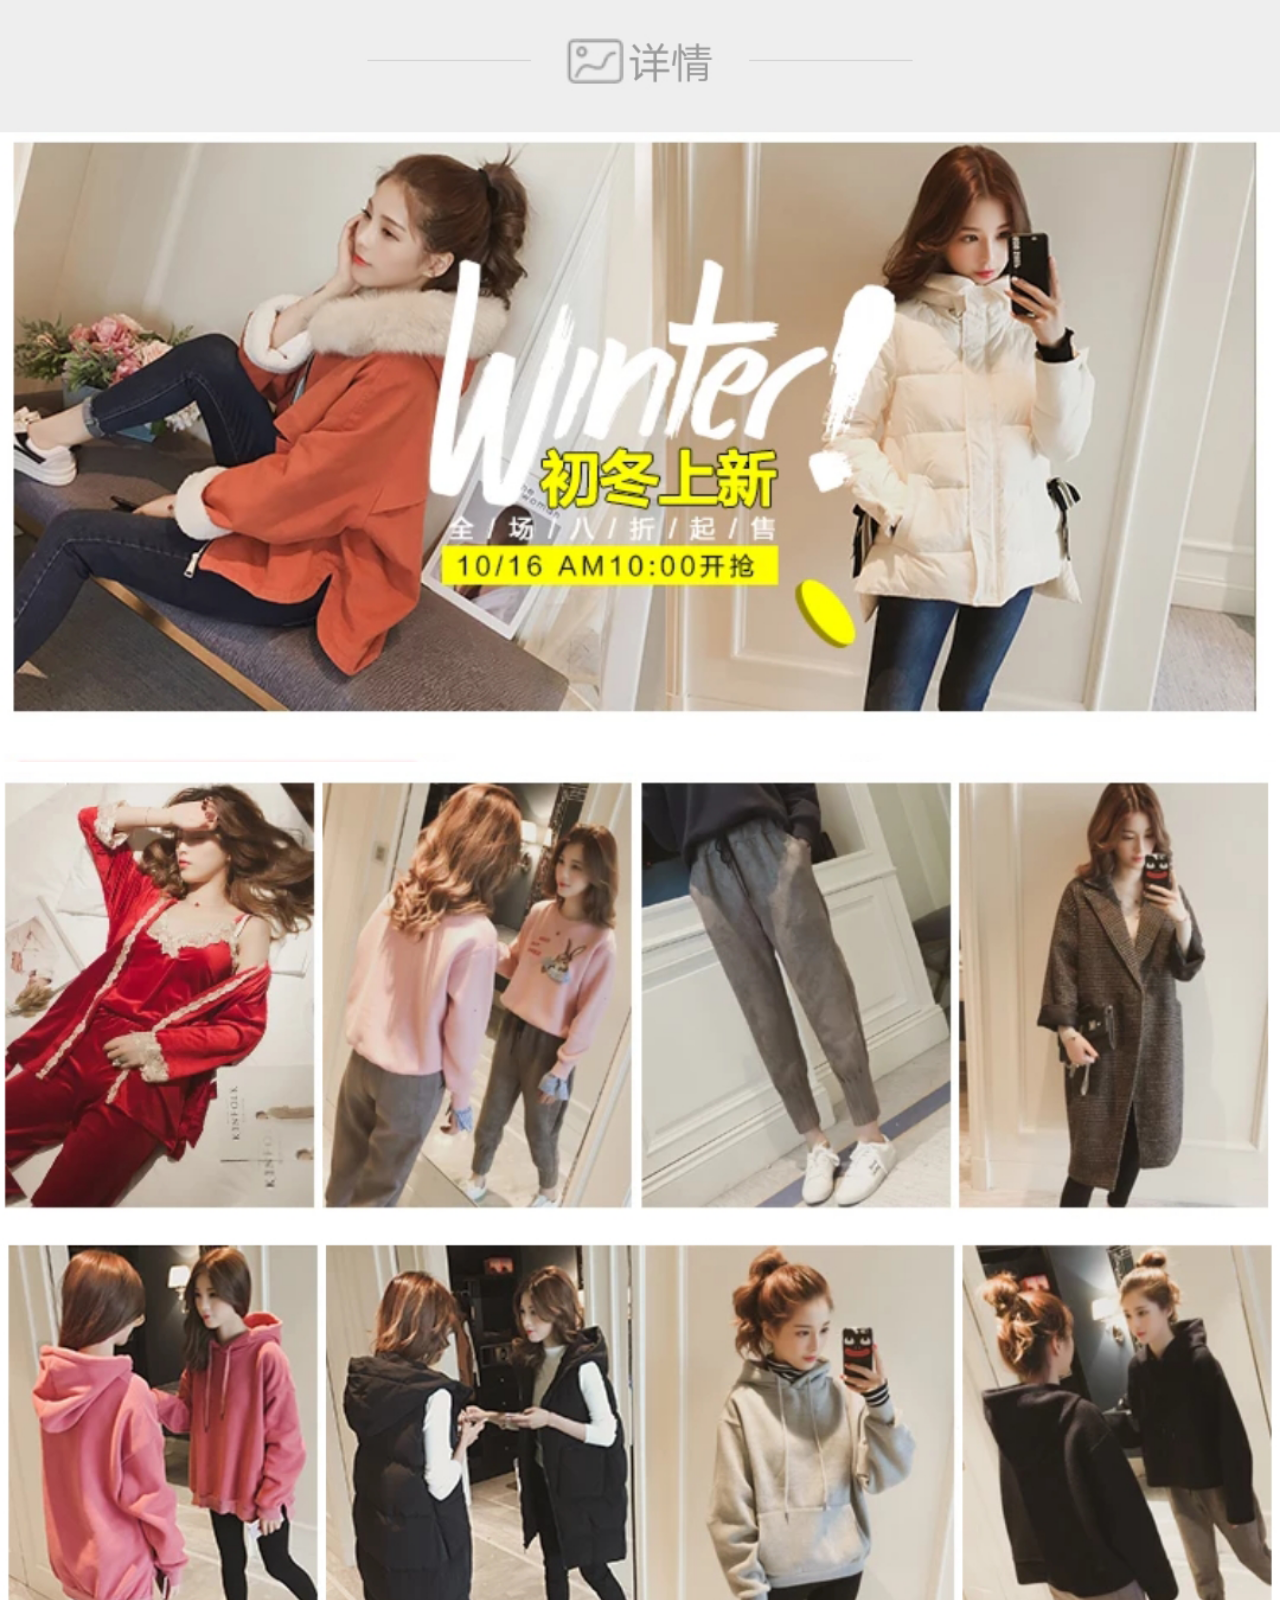
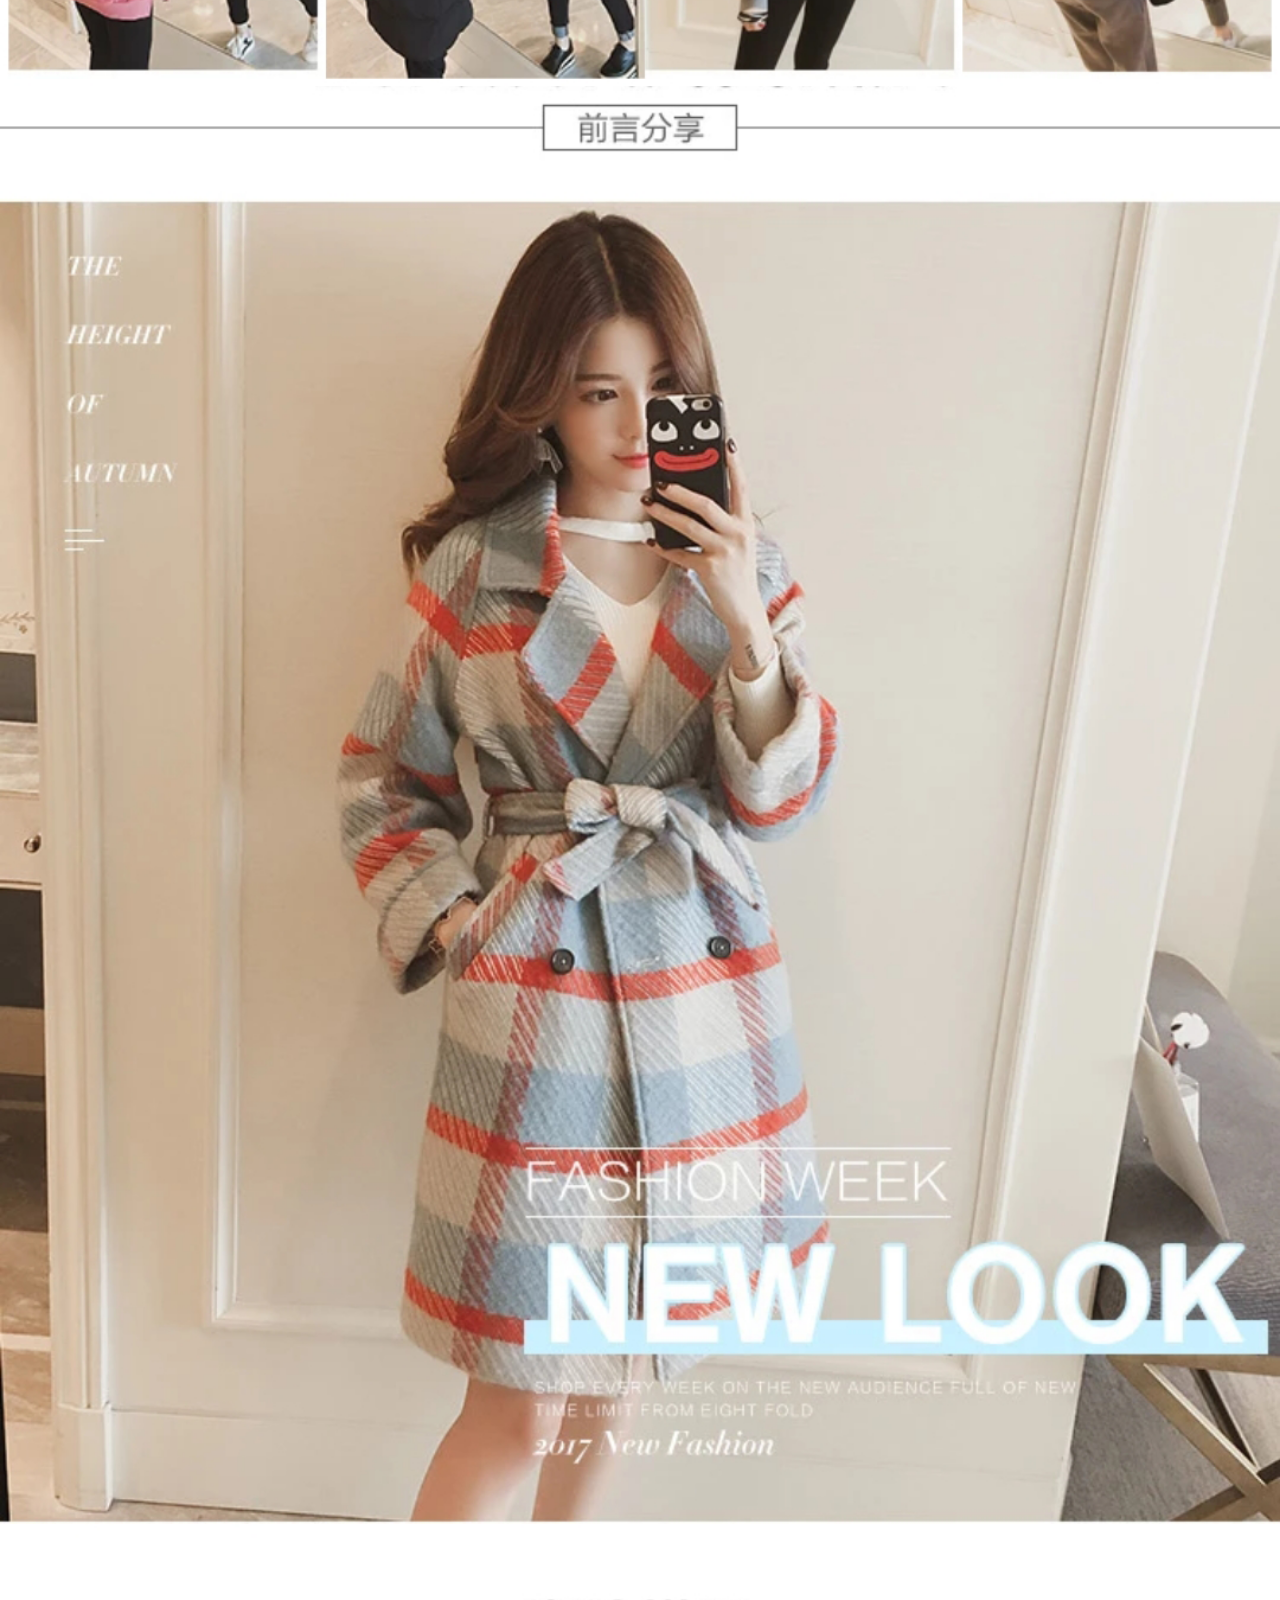
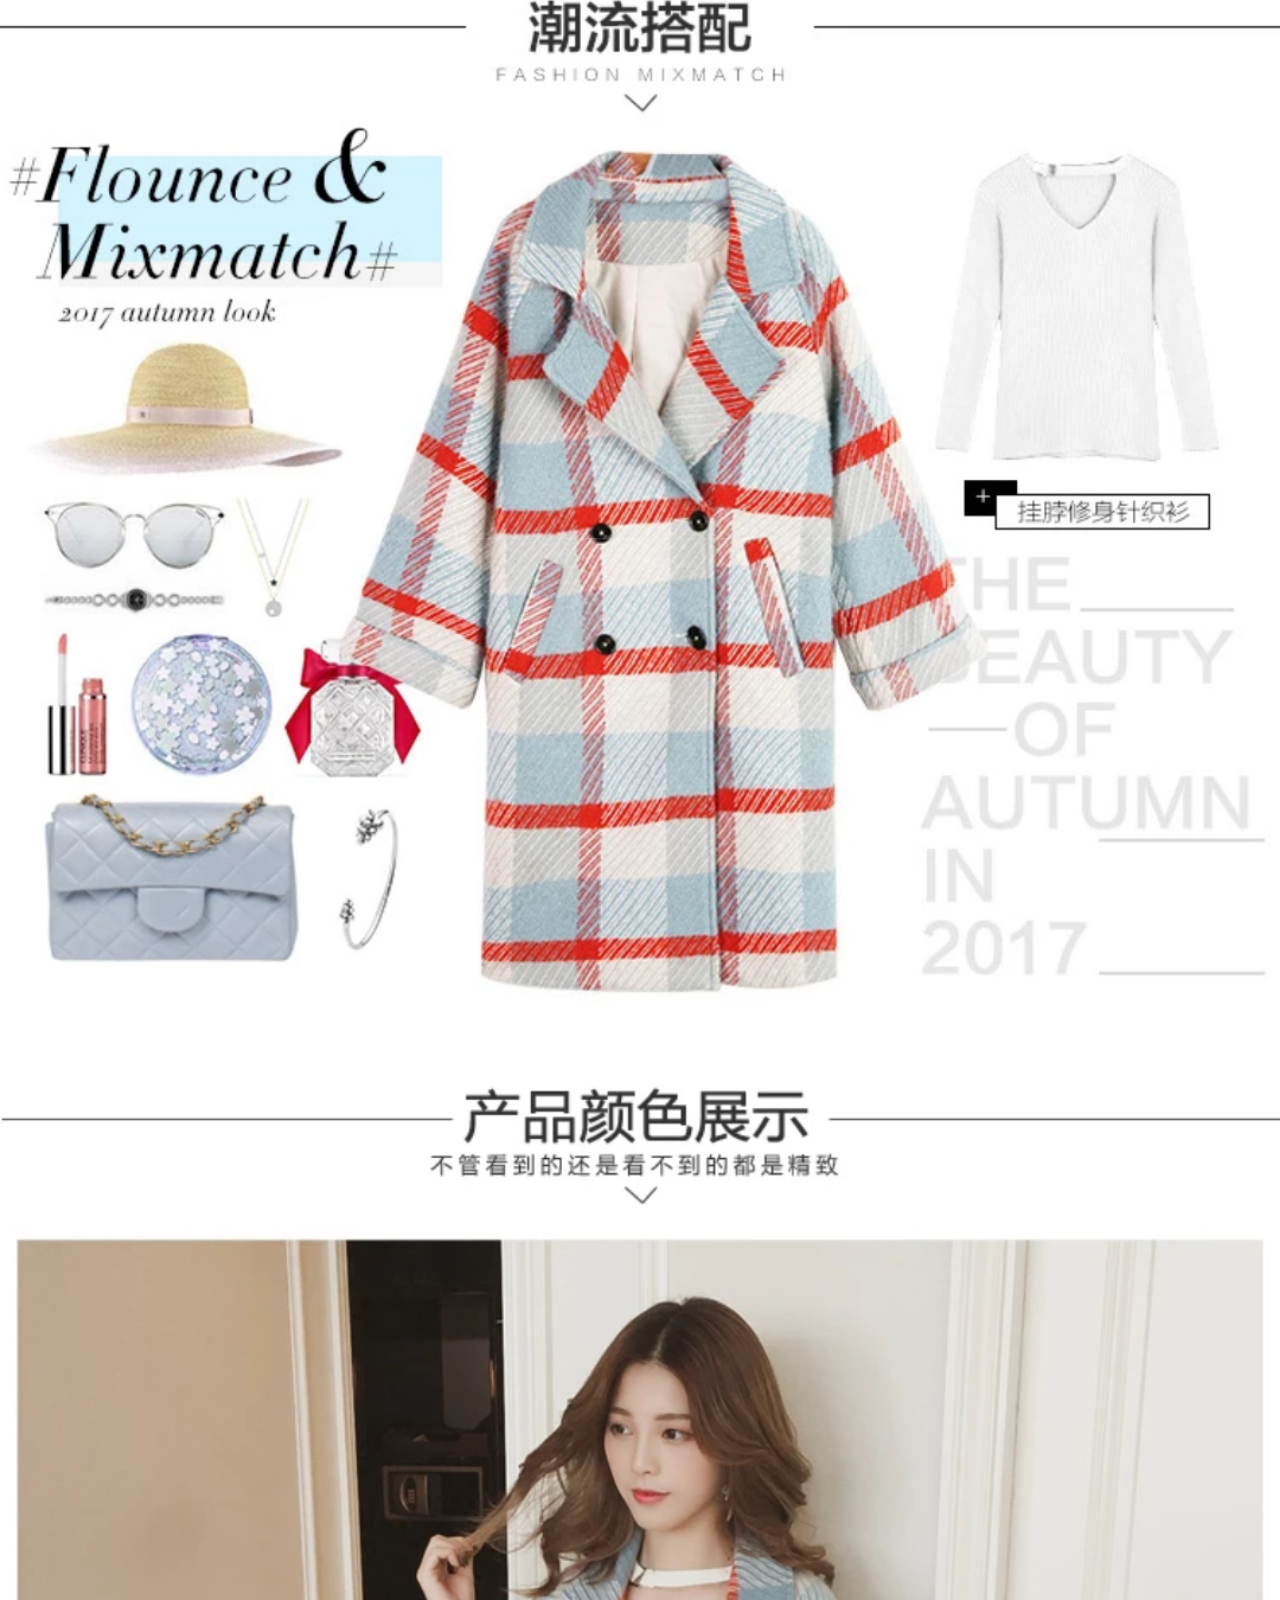
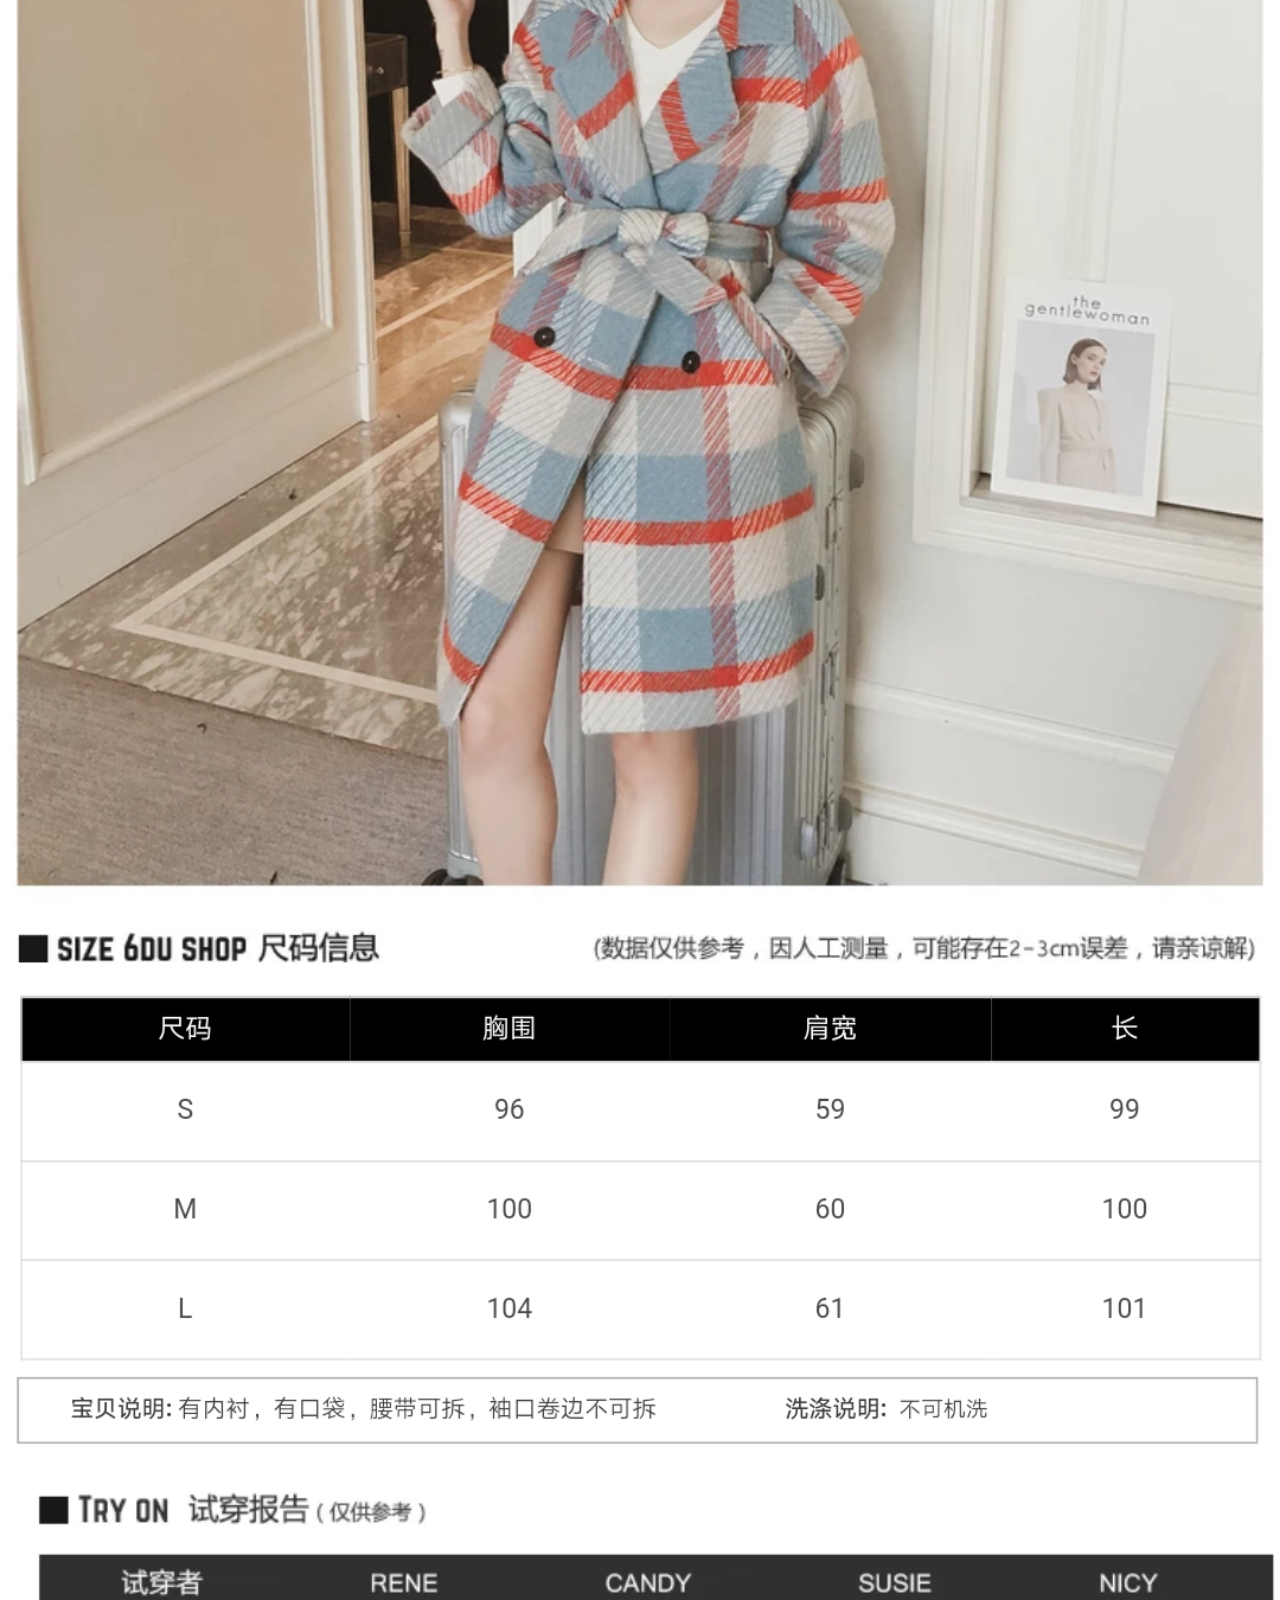
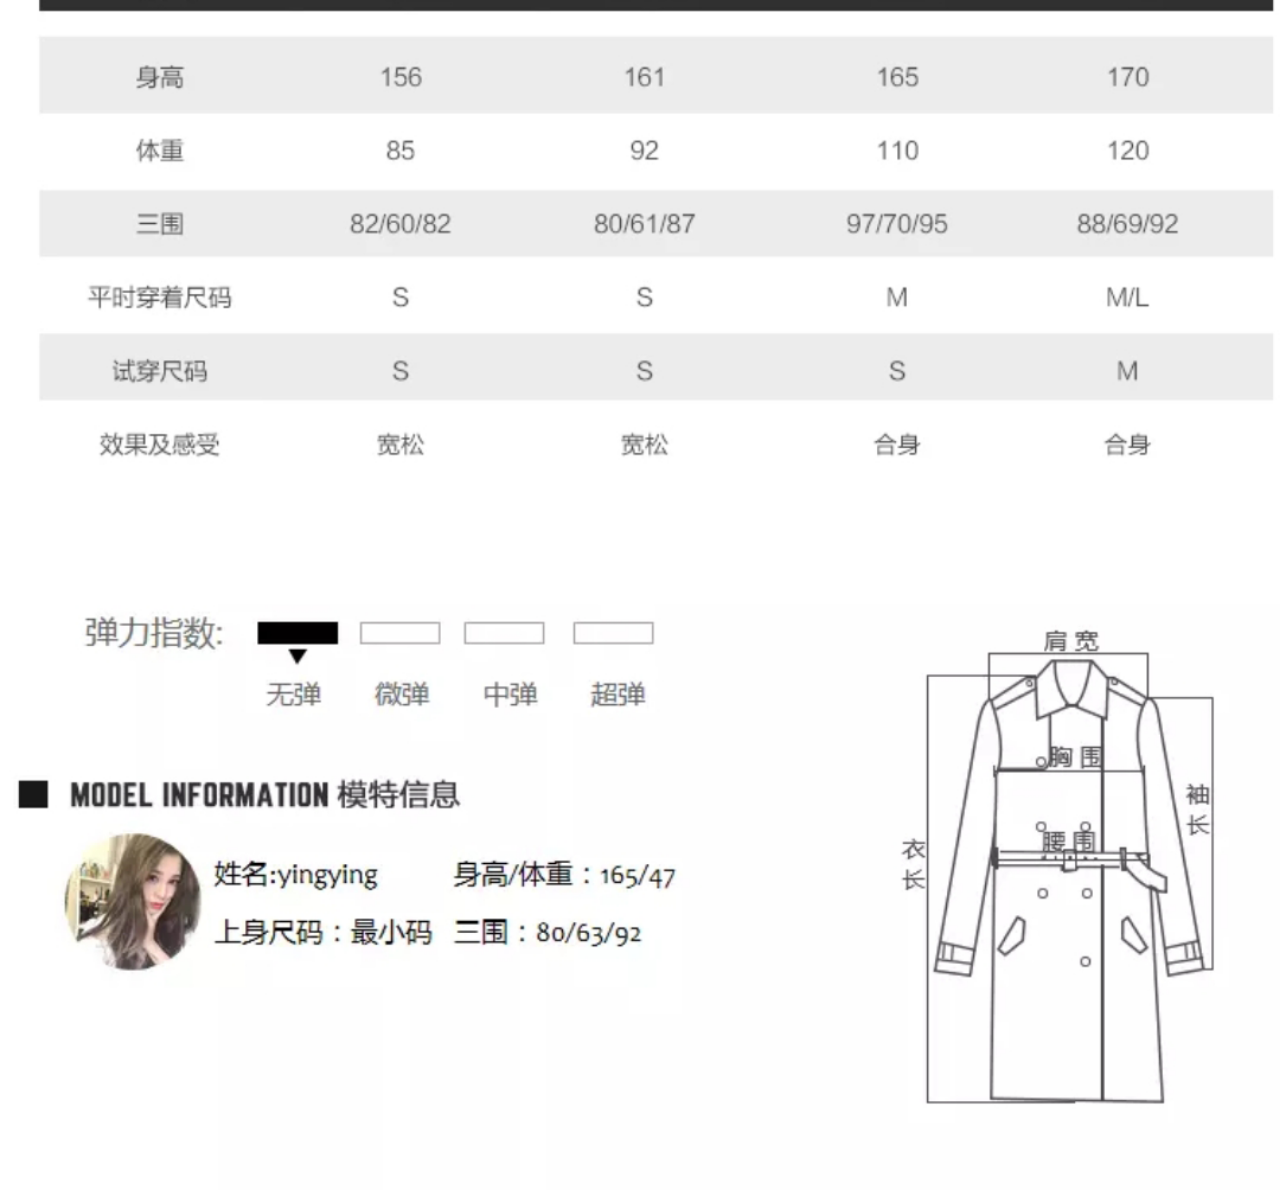
<file: xiangqing.html>
<!DOCTYPE html>
<html lang="en">
<head>
	<meta name="viewport" content="width=device-width">
	<meta charset="UTF-8">
	<title>详情页</title>
	<script src="js/rem.js"></script>
	<link rel="stylesheet" href="css/xiangqing.css">
	<link rel="stylesheet" href="iocnfont/iconfont3/iconfont.css">
	<link rel="shortcut icon" href="img/hlglogo.png">
</head>
<body>
	<section class="zhp">
    <img src="img/xq1.jpg" alt="">
	<div class="zhp-sh">
	    <a href="leibiao.html" class="fanhui">
	    	&lt;
	    </a>
	    <div class="zhp-rt">
		  <a href="" class="zhp-box1">
		  	<i class="icon1 icon-xihuan"></i>
		  </a>
		  <a href="" class="zhp-box1">
		  	<i class="icon1 icon-fenxiang"></i>
		  </a>
		  <a href="" class="zhp-box1">
		  	<i class="icon1 icon-gengduo"></i>
		  </a>	   
	</div>
	</div>
</section>
<div class="namebigbox">
<div class="spname">
	<div class="spname1"><p>2017冬装中长款英伦风男羊<br>羔绒里步毛呢</p></div>
	<div class="spname2">
		<div class="nam01">￥159.6</div>
		<div class="namer02">
			<p class="p1">￥228.0</p>
			<!-- <p class="p2">7折</p> -->
		</div>
	</div>
</div>
<div class="dianpdj">
	<img src="img/fxys1.png" alt="">
</div>
</div>

<div class="listimg">
	<img src="img/xiangqing2.png" alt="">
</div>
<div class="listimg">
	<img src="img/xiangqing3.png" alt="">
</div>
<div class="listimg">
	<img src="img/xiangqing4.png" alt="">
</div>
<div class="listimg">
	<img src="img/xiangqing5.png" alt="">
</div>
<div class="listimg">
	<img src="img/xiangqing6.png" alt="">
</div>


<div class="dw">
	<div class="dw-left">
		<div class="dw-xiaobox">
           <a href="">
             <i class="dw-icon icon-dianpu"></i>
             <div class="dw-zi">店铺</div>
            </a>     
        </div>
        <div class="dw-xiaobox">
           <a href="gouwuche.html">
             <i class="dw-icon icon-kefu"></i>
             <div class="dw-zi">客服</div>
            </a>     
        </div>
        <div class="dw-xiaobox">
           <a href="">
             <i class="dw-icon icon-shoucang"></i>
             <div class="dw-zi">收藏</div>
            </a>     
        </div>
	</div>
	<!-- 定位右开始 -->
	<div class="dw-rt">
		<a href="gouwuche.html" class="dw-jiaru">加入购物车</a>
		<a href="" class="dw-jiaru goumai">立即购买</a>
	</div>
	
</div>
</body>
</html>
</file>
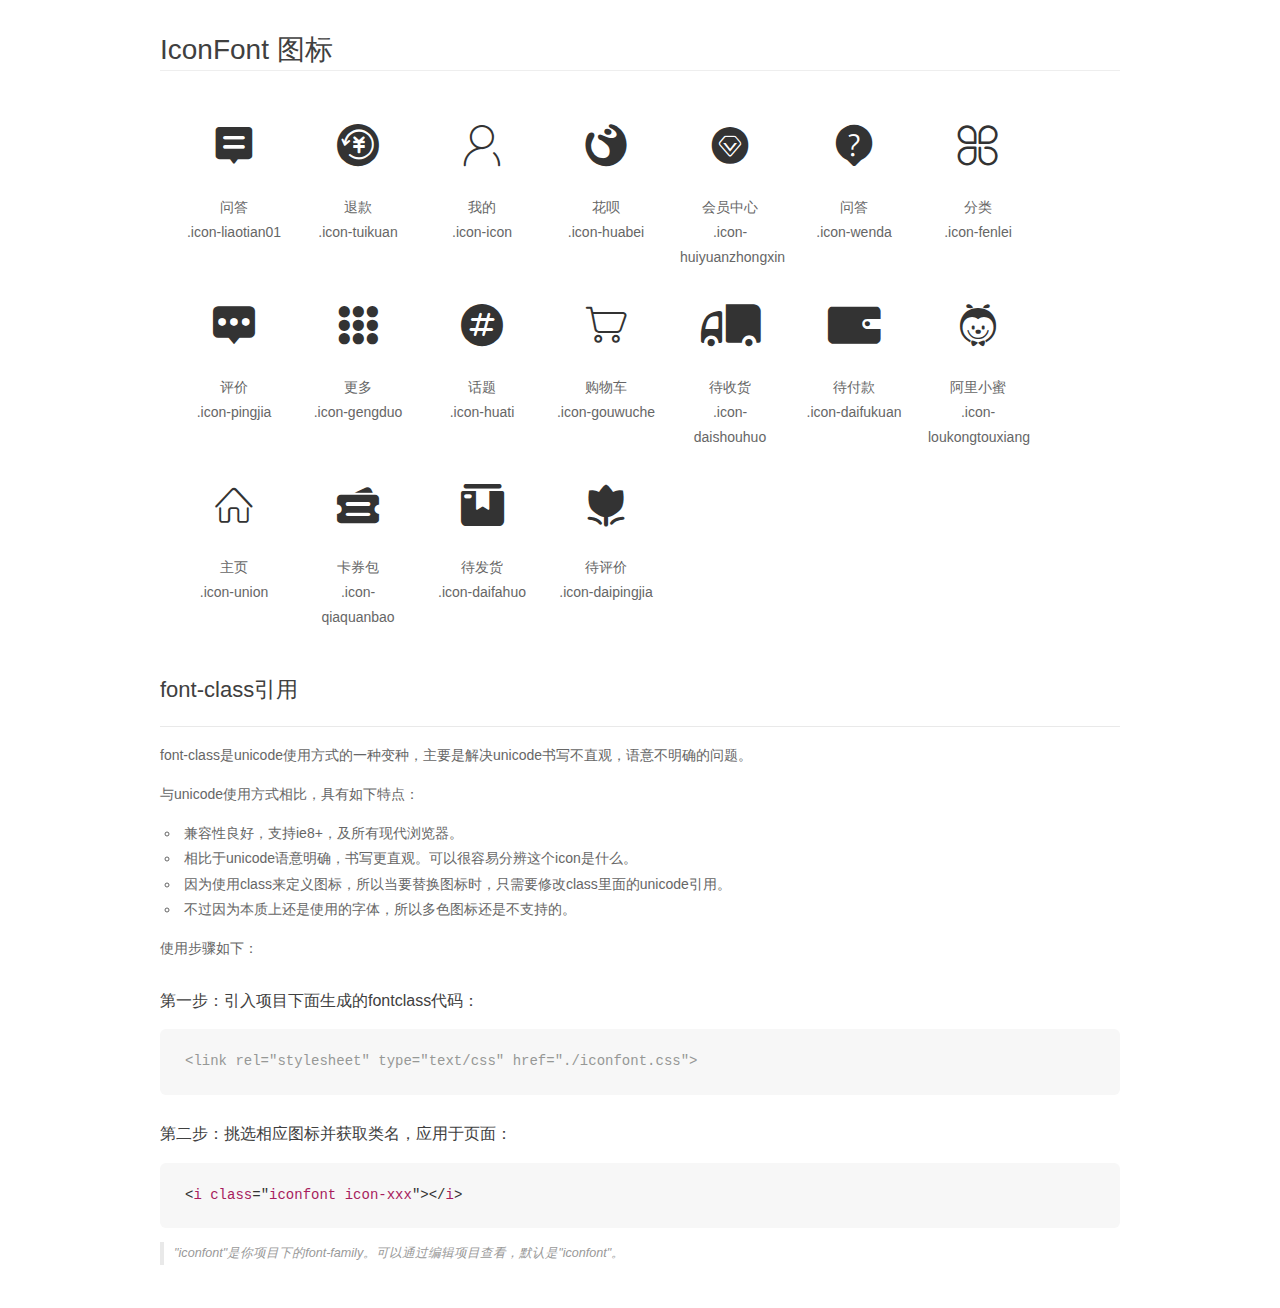
<file: iocnfont/iconfont1/demo_fontclass.html>
<!DOCTYPE html>
<html>
<head>
    <meta charset="utf-8"/>
    <title>IconFont</title>
    <link rel="stylesheet" href="demo.css">
    <link rel="stylesheet" href="iconfont.css">
</head>
<body>
    <div class="main markdown">
        <h1>IconFont 图标</h1>
        <ul class="icon_lists clear">
            
                <li>
                <i class="icon iconfont icon-liaotian01"></i>
                    <div class="name">问答</div>
                    <div class="fontclass">.icon-liaotian01</div>
                </li>
            
                <li>
                <i class="icon iconfont icon-tuikuan"></i>
                    <div class="name">退款</div>
                    <div class="fontclass">.icon-tuikuan</div>
                </li>
            
                <li>
                <i class="icon iconfont icon-icon"></i>
                    <div class="name">我的</div>
                    <div class="fontclass">.icon-icon</div>
                </li>
            
                <li>
                <i class="icon iconfont icon-huabei"></i>
                    <div class="name">花呗</div>
                    <div class="fontclass">.icon-huabei</div>
                </li>
            
                <li>
                <i class="icon iconfont icon-huiyuanzhongxin"></i>
                    <div class="name">会员中心</div>
                    <div class="fontclass">.icon-huiyuanzhongxin</div>
                </li>
            
                <li>
                <i class="icon iconfont icon-wenda"></i>
                    <div class="name">问答</div>
                    <div class="fontclass">.icon-wenda</div>
                </li>
            
                <li>
                <i class="icon iconfont icon-fenlei"></i>
                    <div class="name">分类</div>
                    <div class="fontclass">.icon-fenlei</div>
                </li>
            
                <li>
                <i class="icon iconfont icon-pingjia"></i>
                    <div class="name">评价</div>
                    <div class="fontclass">.icon-pingjia</div>
                </li>
            
                <li>
                <i class="icon iconfont icon-gengduo"></i>
                    <div class="name">更多</div>
                    <div class="fontclass">.icon-gengduo</div>
                </li>
            
                <li>
                <i class="icon iconfont icon-huati"></i>
                    <div class="name">话题</div>
                    <div class="fontclass">.icon-huati</div>
                </li>
            
                <li>
                <i class="icon iconfont icon-gouwuche"></i>
                    <div class="name">购物车</div>
                    <div class="fontclass">.icon-gouwuche</div>
                </li>
            
                <li>
                <i class="icon iconfont icon-daishouhuo"></i>
                    <div class="name">待收货</div>
                    <div class="fontclass">.icon-daishouhuo</div>
                </li>
            
                <li>
                <i class="icon iconfont icon-daifukuan"></i>
                    <div class="name">待付款</div>
                    <div class="fontclass">.icon-daifukuan</div>
                </li>
            
                <li>
                <i class="icon iconfont icon-loukongtouxiang"></i>
                    <div class="name">阿里小蜜</div>
                    <div class="fontclass">.icon-loukongtouxiang</div>
                </li>
            
                <li>
                <i class="icon iconfont icon-union"></i>
                    <div class="name">主页</div>
                    <div class="fontclass">.icon-union</div>
                </li>
            
                <li>
                <i class="icon iconfont icon-qiaquanbao"></i>
                    <div class="name">卡券包</div>
                    <div class="fontclass">.icon-qiaquanbao</div>
                </li>
            
                <li>
                <i class="icon iconfont icon-daifahuo"></i>
                    <div class="name">待发货</div>
                    <div class="fontclass">.icon-daifahuo</div>
                </li>
            
                <li>
                <i class="icon iconfont icon-daipingjia"></i>
                    <div class="name">待评价</div>
                    <div class="fontclass">.icon-daipingjia</div>
                </li>
            
        </ul>

        <h2 id="font-class-">font-class引用</h2>
        <hr>

        <p>font-class是unicode使用方式的一种变种，主要是解决unicode书写不直观，语意不明确的问题。</p>
        <p>与unicode使用方式相比，具有如下特点：</p>
        <ul>
        <li>兼容性良好，支持ie8+，及所有现代浏览器。</li>
        <li>相比于unicode语意明确，书写更直观。可以很容易分辨这个icon是什么。</li>
        <li>因为使用class来定义图标，所以当要替换图标时，只需要修改class里面的unicode引用。</li>
        <li>不过因为本质上还是使用的字体，所以多色图标还是不支持的。</li>
        </ul>
        <p>使用步骤如下：</p>
        <h3 id="-fontclass-">第一步：引入项目下面生成的fontclass代码：</h3>


        <pre><code class="lang-js hljs javascript"><span class="hljs-comment">&lt;link rel="stylesheet" type="text/css" href="./iconfont.css"&gt;</span></code></pre>
        <h3 id="-">第二步：挑选相应图标并获取类名，应用于页面：</h3>
        <pre><code class="lang-css hljs">&lt;<span class="hljs-selector-tag">i</span> <span class="hljs-selector-tag">class</span>="<span class="hljs-selector-tag">iconfont</span> <span class="hljs-selector-tag">icon-xxx</span>"&gt;&lt;/<span class="hljs-selector-tag">i</span>&gt;</code></pre>
        <blockquote>
        <p>"iconfont"是你项目下的font-family。可以通过编辑项目查看，默认是"iconfont"。</p>
        </blockquote>
    </div>
</body>
</html>
</file>
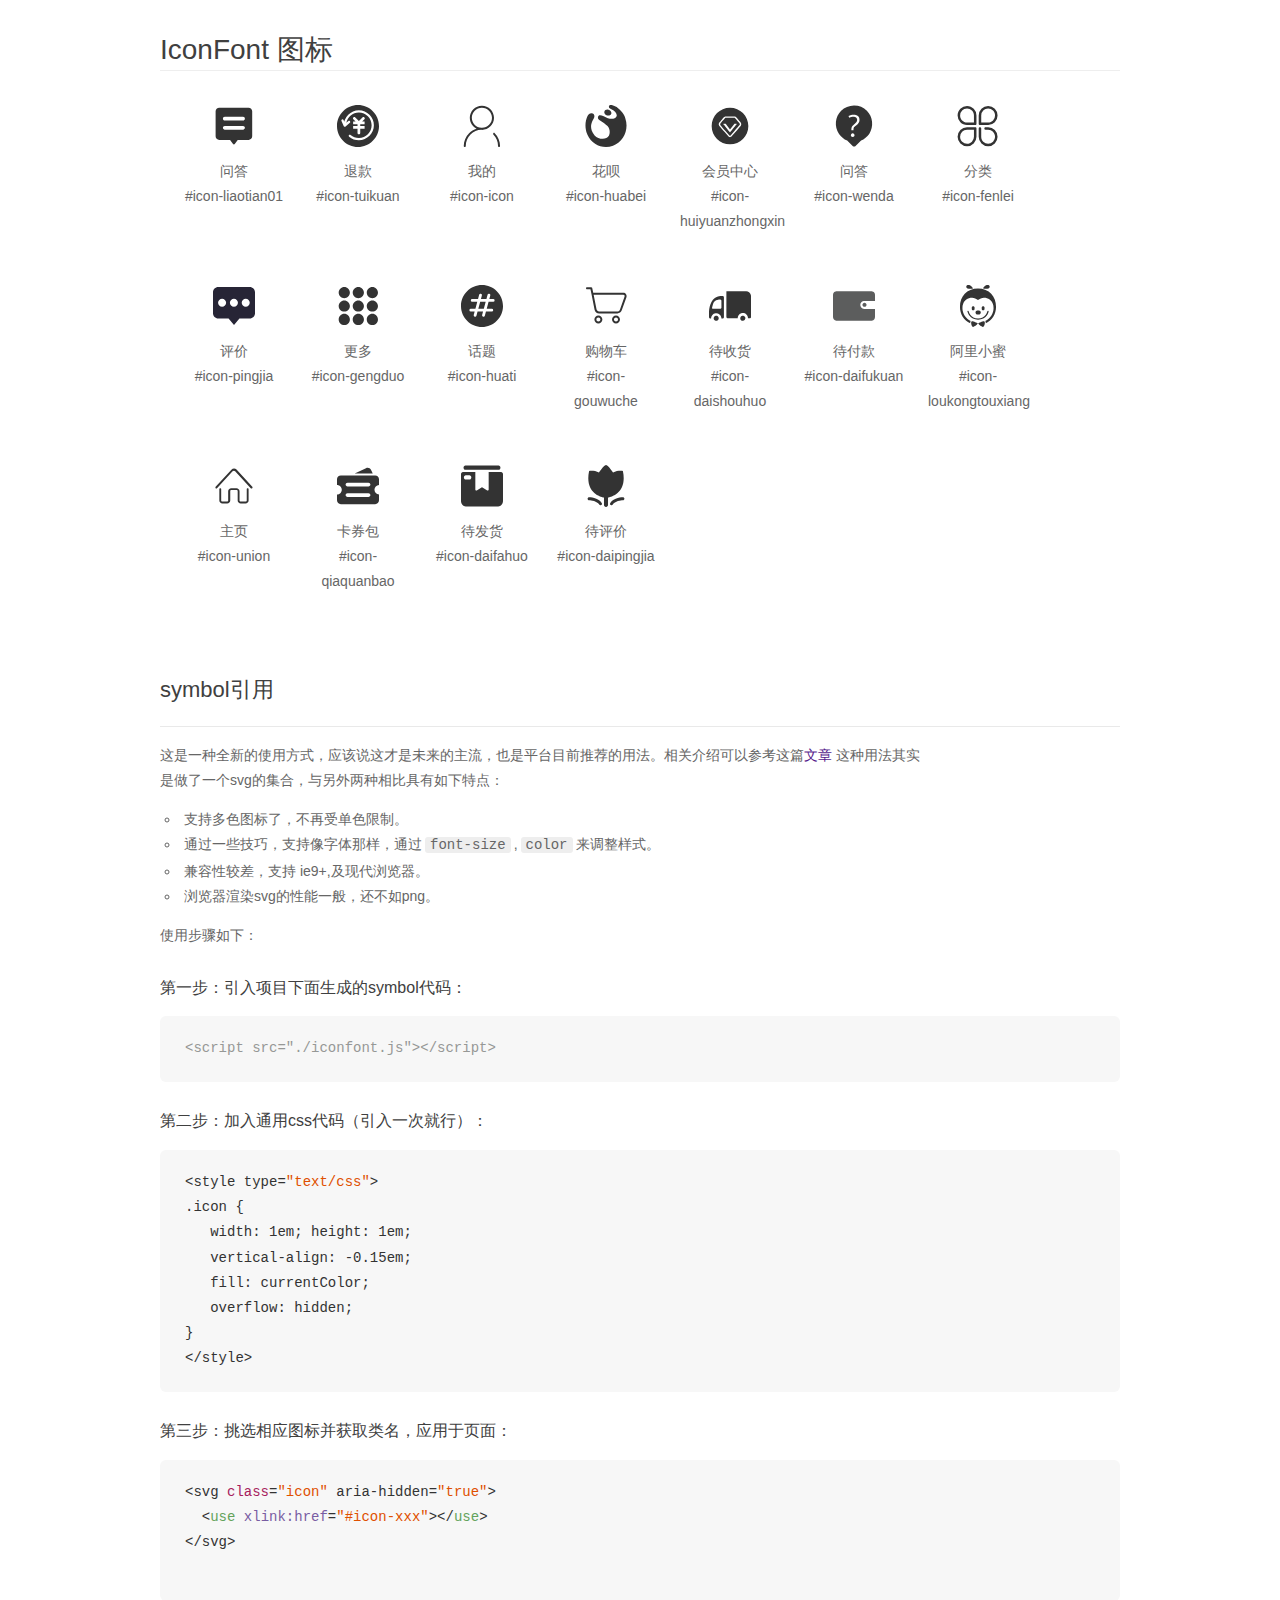
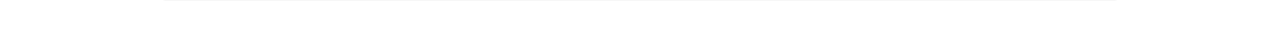
<file: iocnfont/iconfont1/demo_symbol.html>
<!DOCTYPE html>
<html>
<head>
    <meta charset="utf-8"/>
    <title>IconFont</title>
    <link rel="stylesheet" href="demo.css">
    <script src="iconfont.js"></script>

    <style type="text/css">
        .icon {
          /* 通过设置 font-size 来改变图标大小 */
          width: 1em; height: 1em;
          /* 图标和文字相邻时，垂直对齐 */
          vertical-align: -0.15em;
          /* 通过设置 color 来改变 SVG 的颜色/fill */
          fill: currentColor;
          /* path 和 stroke 溢出 viewBox 部分在 IE 下会显示
             normalize.css 中也包含这行 */
          overflow: hidden;
        }

    </style>
</head>
<body>
    <div class="main markdown">
        <h1>IconFont 图标</h1>
        <ul class="icon_lists clear">
            
                <li>
                    <svg class="icon" aria-hidden="true">
                        <use xlink:href="#icon-liaotian01"></use>
                    </svg>
                    <div class="name">问答</div>
                    <div class="fontclass">#icon-liaotian01</div>
                </li>
            
                <li>
                    <svg class="icon" aria-hidden="true">
                        <use xlink:href="#icon-tuikuan"></use>
                    </svg>
                    <div class="name">退款</div>
                    <div class="fontclass">#icon-tuikuan</div>
                </li>
            
                <li>
                    <svg class="icon" aria-hidden="true">
                        <use xlink:href="#icon-icon"></use>
                    </svg>
                    <div class="name">我的</div>
                    <div class="fontclass">#icon-icon</div>
                </li>
            
                <li>
                    <svg class="icon" aria-hidden="true">
                        <use xlink:href="#icon-huabei"></use>
                    </svg>
                    <div class="name">花呗</div>
                    <div class="fontclass">#icon-huabei</div>
                </li>
            
                <li>
                    <svg class="icon" aria-hidden="true">
                        <use xlink:href="#icon-huiyuanzhongxin"></use>
                    </svg>
                    <div class="name">会员中心</div>
                    <div class="fontclass">#icon-huiyuanzhongxin</div>
                </li>
            
                <li>
                    <svg class="icon" aria-hidden="true">
                        <use xlink:href="#icon-wenda"></use>
                    </svg>
                    <div class="name">问答</div>
                    <div class="fontclass">#icon-wenda</div>
                </li>
            
                <li>
                    <svg class="icon" aria-hidden="true">
                        <use xlink:href="#icon-fenlei"></use>
                    </svg>
                    <div class="name">分类</div>
                    <div class="fontclass">#icon-fenlei</div>
                </li>
            
                <li>
                    <svg class="icon" aria-hidden="true">
                        <use xlink:href="#icon-pingjia"></use>
                    </svg>
                    <div class="name">评价</div>
                    <div class="fontclass">#icon-pingjia</div>
                </li>
            
                <li>
                    <svg class="icon" aria-hidden="true">
                        <use xlink:href="#icon-gengduo"></use>
                    </svg>
                    <div class="name">更多</div>
                    <div class="fontclass">#icon-gengduo</div>
                </li>
            
                <li>
                    <svg class="icon" aria-hidden="true">
                        <use xlink:href="#icon-huati"></use>
                    </svg>
                    <div class="name">话题</div>
                    <div class="fontclass">#icon-huati</div>
                </li>
            
                <li>
                    <svg class="icon" aria-hidden="true">
                        <use xlink:href="#icon-gouwuche"></use>
                    </svg>
                    <div class="name">购物车</div>
                    <div class="fontclass">#icon-gouwuche</div>
                </li>
            
                <li>
                    <svg class="icon" aria-hidden="true">
                        <use xlink:href="#icon-daishouhuo"></use>
                    </svg>
                    <div class="name">待收货</div>
                    <div class="fontclass">#icon-daishouhuo</div>
                </li>
            
                <li>
                    <svg class="icon" aria-hidden="true">
                        <use xlink:href="#icon-daifukuan"></use>
                    </svg>
                    <div class="name">待付款</div>
                    <div class="fontclass">#icon-daifukuan</div>
                </li>
            
                <li>
                    <svg class="icon" aria-hidden="true">
                        <use xlink:href="#icon-loukongtouxiang"></use>
                    </svg>
                    <div class="name">阿里小蜜</div>
                    <div class="fontclass">#icon-loukongtouxiang</div>
                </li>
            
                <li>
                    <svg class="icon" aria-hidden="true">
                        <use xlink:href="#icon-union"></use>
                    </svg>
                    <div class="name">主页</div>
                    <div class="fontclass">#icon-union</div>
                </li>
            
                <li>
                    <svg class="icon" aria-hidden="true">
                        <use xlink:href="#icon-qiaquanbao"></use>
                    </svg>
                    <div class="name">卡券包</div>
                    <div class="fontclass">#icon-qiaquanbao</div>
                </li>
            
                <li>
                    <svg class="icon" aria-hidden="true">
                        <use xlink:href="#icon-daifahuo"></use>
                    </svg>
                    <div class="name">待发货</div>
                    <div class="fontclass">#icon-daifahuo</div>
                </li>
            
                <li>
                    <svg class="icon" aria-hidden="true">
                        <use xlink:href="#icon-daipingjia"></use>
                    </svg>
                    <div class="name">待评价</div>
                    <div class="fontclass">#icon-daipingjia</div>
                </li>
            
        </ul>


        <h2 id="symbol-">symbol引用</h2>
        <hr>

        <p>这是一种全新的使用方式，应该说这才是未来的主流，也是平台目前推荐的用法。相关介绍可以参考这篇<a href="">文章</a>
        这种用法其实是做了一个svg的集合，与另外两种相比具有如下特点：</p>
        <ul>
          <li>支持多色图标了，不再受单色限制。</li>
          <li>通过一些技巧，支持像字体那样，通过<code>font-size</code>,<code>color</code>来调整样式。</li>
          <li>兼容性较差，支持 ie9+,及现代浏览器。</li>
          <li>浏览器渲染svg的性能一般，还不如png。</li>
        </ul>
        <p>使用步骤如下：</p>
        <h3 id="-symbol-">第一步：引入项目下面生成的symbol代码：</h3>
        <pre><code class="lang-js hljs javascript"><span class="hljs-comment">&lt;script src="./iconfont.js"&gt;&lt;/script&gt;</span></code></pre>
        <h3 id="-css-">第二步：加入通用css代码（引入一次就行）：</h3>
        <pre><code class="lang-js hljs javascript">&lt;style type=<span class="hljs-string">"text/css"</span>&gt;
.icon {
   width: <span class="hljs-number">1</span>em; height: <span class="hljs-number">1</span>em;
   vertical-align: <span class="hljs-number">-0.15</span>em;
   fill: currentColor;
   overflow: hidden;
}
&lt;<span class="hljs-regexp">/style&gt;</span></code></pre>
        <h3 id="-">第三步：挑选相应图标并获取类名，应用于页面：</h3>
        <pre><code class="lang-js hljs javascript">&lt;svg <span class="hljs-class"><span class="hljs-keyword">class</span></span>=<span class="hljs-string">"icon"</span> aria-hidden=<span class="hljs-string">"true"</span>&gt;<span class="xml"><span class="hljs-tag">
  &lt;<span class="hljs-name">use</span> <span class="hljs-attr">xlink:href</span>=<span class="hljs-string">"#icon-xxx"</span>&gt;</span><span class="hljs-tag">&lt;/<span class="hljs-name">use</span>&gt;</span>
</span>&lt;<span class="hljs-regexp">/svg&gt;
        </span></code></pre>
    </div>
</body>
</html>
</file>
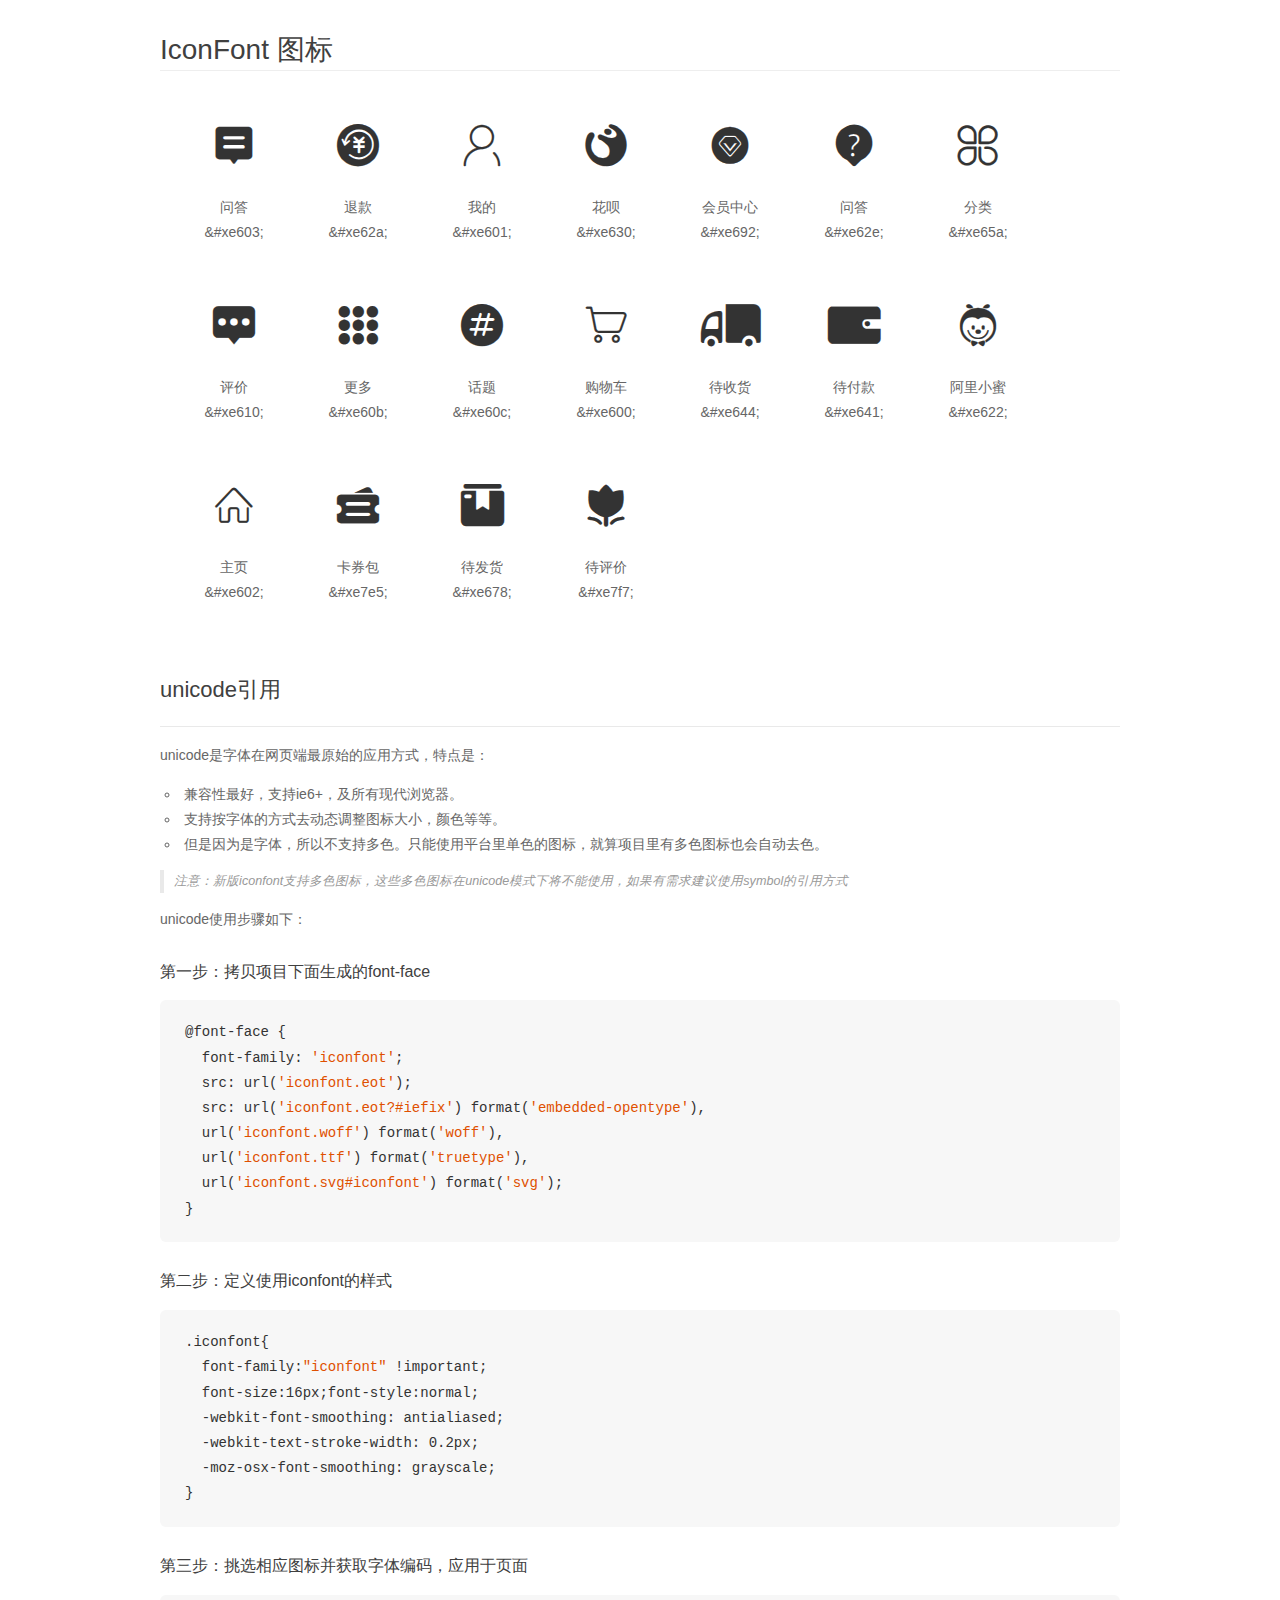
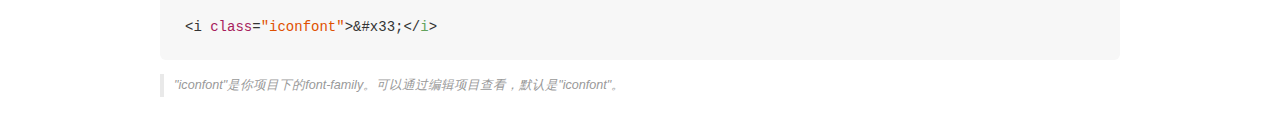
<file: iocnfont/iconfont1/demo_unicode.html>
<!DOCTYPE html>
<html>
<head>
    <meta charset="utf-8"/>
    <title>IconFont</title>
    <link rel="stylesheet" href="demo.css">

    <style type="text/css">

        @font-face {font-family: "iconfont";
          src: url('iconfont.eot'); /* IE9*/
          src: url('iconfont.eot#iefix') format('embedded-opentype'), /* IE6-IE8 */
          url('iconfont.woff') format('woff'), /* chrome, firefox */
          url('iconfont.ttf') format('truetype'), /* chrome, firefox, opera, Safari, Android, iOS 4.2+*/
          url('iconfont.svg#iconfont') format('svg'); /* iOS 4.1- */
        }

        .iconfont {
          font-family:"iconfont" !important;
          font-size:16px;
          font-style:normal;
          -webkit-font-smoothing: antialiased;
          -webkit-text-stroke-width: 0.2px;
          -moz-osx-font-smoothing: grayscale;
        }

    </style>
</head>
<body>
    <div class="main markdown">
        <h1>IconFont 图标</h1>
        <ul class="icon_lists clear">
            
                <li>
                <i class="icon iconfont">&#xe603;</i>
                    <div class="name">问答</div>
                    <div class="code">&amp;#xe603;</div>
                </li>
            
                <li>
                <i class="icon iconfont">&#xe62a;</i>
                    <div class="name">退款</div>
                    <div class="code">&amp;#xe62a;</div>
                </li>
            
                <li>
                <i class="icon iconfont">&#xe601;</i>
                    <div class="name">我的</div>
                    <div class="code">&amp;#xe601;</div>
                </li>
            
                <li>
                <i class="icon iconfont">&#xe630;</i>
                    <div class="name">花呗</div>
                    <div class="code">&amp;#xe630;</div>
                </li>
            
                <li>
                <i class="icon iconfont">&#xe692;</i>
                    <div class="name">会员中心</div>
                    <div class="code">&amp;#xe692;</div>
                </li>
            
                <li>
                <i class="icon iconfont">&#xe62e;</i>
                    <div class="name">问答</div>
                    <div class="code">&amp;#xe62e;</div>
                </li>
            
                <li>
                <i class="icon iconfont">&#xe65a;</i>
                    <div class="name">分类</div>
                    <div class="code">&amp;#xe65a;</div>
                </li>
            
                <li>
                <i class="icon iconfont">&#xe610;</i>
                    <div class="name">评价</div>
                    <div class="code">&amp;#xe610;</div>
                </li>
            
                <li>
                <i class="icon iconfont">&#xe60b;</i>
                    <div class="name">更多</div>
                    <div class="code">&amp;#xe60b;</div>
                </li>
            
                <li>
                <i class="icon iconfont">&#xe60c;</i>
                    <div class="name">话题</div>
                    <div class="code">&amp;#xe60c;</div>
                </li>
            
                <li>
                <i class="icon iconfont">&#xe600;</i>
                    <div class="name">购物车</div>
                    <div class="code">&amp;#xe600;</div>
                </li>
            
                <li>
                <i class="icon iconfont">&#xe644;</i>
                    <div class="name">待收货</div>
                    <div class="code">&amp;#xe644;</div>
                </li>
            
                <li>
                <i class="icon iconfont">&#xe641;</i>
                    <div class="name">待付款</div>
                    <div class="code">&amp;#xe641;</div>
                </li>
            
                <li>
                <i class="icon iconfont">&#xe622;</i>
                    <div class="name">阿里小蜜</div>
                    <div class="code">&amp;#xe622;</div>
                </li>
            
                <li>
                <i class="icon iconfont">&#xe602;</i>
                    <div class="name">主页</div>
                    <div class="code">&amp;#xe602;</div>
                </li>
            
                <li>
                <i class="icon iconfont">&#xe7e5;</i>
                    <div class="name">卡券包</div>
                    <div class="code">&amp;#xe7e5;</div>
                </li>
            
                <li>
                <i class="icon iconfont">&#xe678;</i>
                    <div class="name">待发货</div>
                    <div class="code">&amp;#xe678;</div>
                </li>
            
                <li>
                <i class="icon iconfont">&#xe7f7;</i>
                    <div class="name">待评价</div>
                    <div class="code">&amp;#xe7f7;</div>
                </li>
            
        </ul>
        <h2 id="unicode-">unicode引用</h2>
        <hr>

        <p>unicode是字体在网页端最原始的应用方式，特点是：</p>
        <ul>
        <li>兼容性最好，支持ie6+，及所有现代浏览器。</li>
        <li>支持按字体的方式去动态调整图标大小，颜色等等。</li>
        <li>但是因为是字体，所以不支持多色。只能使用平台里单色的图标，就算项目里有多色图标也会自动去色。</li>
        </ul>
        <blockquote>
        <p>注意：新版iconfont支持多色图标，这些多色图标在unicode模式下将不能使用，如果有需求建议使用symbol的引用方式</p>
        </blockquote>
        <p>unicode使用步骤如下：</p>
        <h3 id="-font-face">第一步：拷贝项目下面生成的font-face</h3>
        <pre><code class="lang-js hljs javascript">@font-face {
  font-family: <span class="hljs-string">'iconfont'</span>;
  src: url(<span class="hljs-string">'iconfont.eot'</span>);
  src: url(<span class="hljs-string">'iconfont.eot?#iefix'</span>) format(<span class="hljs-string">'embedded-opentype'</span>),
  url(<span class="hljs-string">'iconfont.woff'</span>) format(<span class="hljs-string">'woff'</span>),
  url(<span class="hljs-string">'iconfont.ttf'</span>) format(<span class="hljs-string">'truetype'</span>),
  url(<span class="hljs-string">'iconfont.svg#iconfont'</span>) format(<span class="hljs-string">'svg'</span>);
}
</code></pre>
        <h3 id="-iconfont-">第二步：定义使用iconfont的样式</h3>
        <pre><code class="lang-js hljs javascript">.iconfont{
  font-family:<span class="hljs-string">"iconfont"</span> !important;
  font-size:<span class="hljs-number">16</span>px;font-style:normal;
  -webkit-font-smoothing: antialiased;
  -webkit-text-stroke-width: <span class="hljs-number">0.2</span>px;
  -moz-osx-font-smoothing: grayscale;
}
</code></pre>
        <h3 id="-">第三步：挑选相应图标并获取字体编码，应用于页面</h3>
        <pre><code class="lang-js hljs javascript">&lt;i <span class="hljs-class"><span class="hljs-keyword">class</span></span>=<span class="hljs-string">"iconfont"</span>&gt;&amp;#x33;<span class="xml"><span class="hljs-tag">&lt;/<span class="hljs-name">i</span>&gt;</span></span></code></pre>

        <blockquote>
        <p>"iconfont"是你项目下的font-family。可以通过编辑项目查看，默认是"iconfont"。</p>
        </blockquote>
    </div>


</body>
</html>
</file>
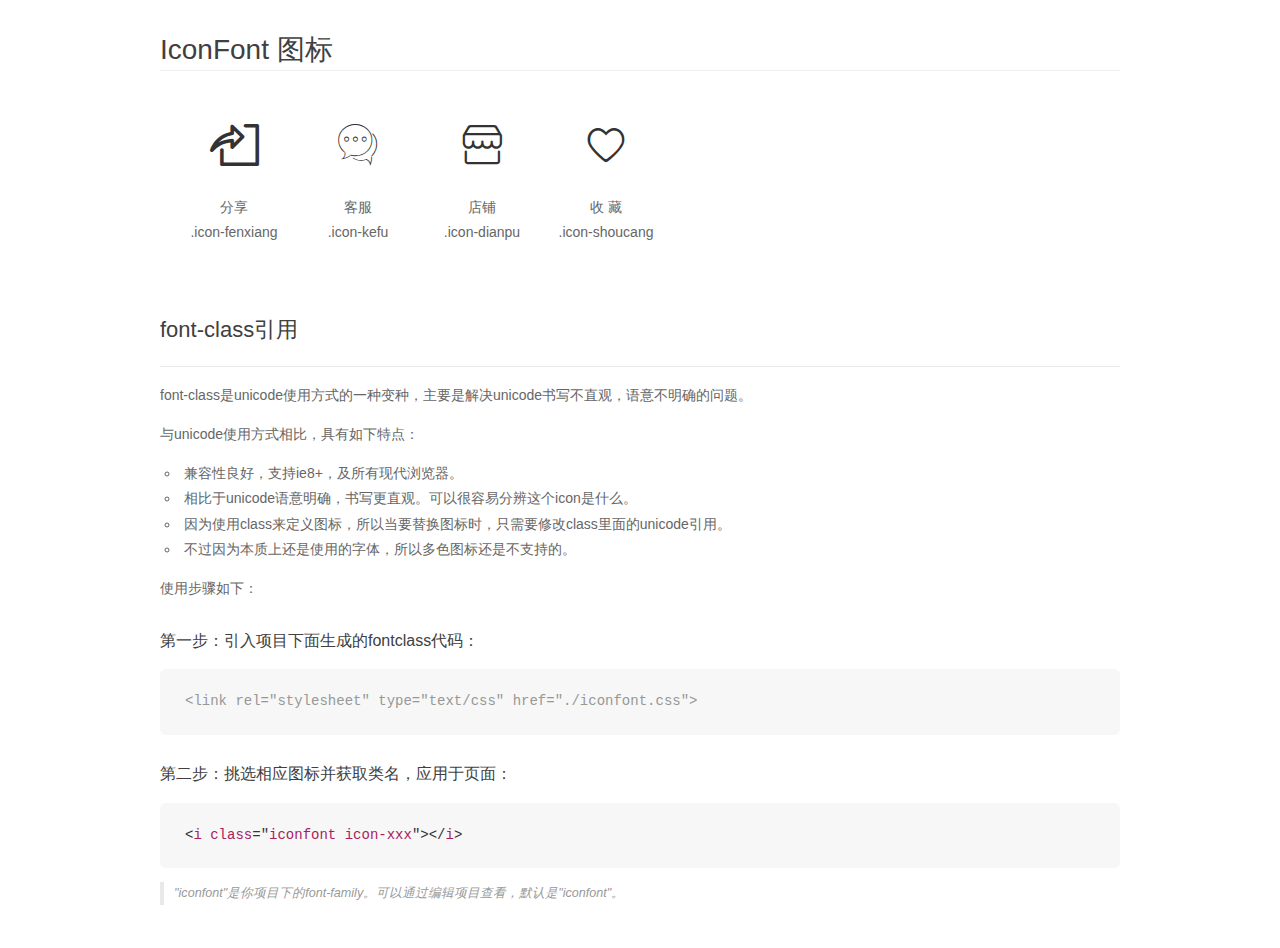
<file: iocnfont/iconfont3/demo_fontclass.html>
<!DOCTYPE html>
<html>
<head>
    <meta charset="utf-8"/>
    <title>IconFont</title>
    <link rel="stylesheet" href="demo.css">
    <link rel="stylesheet" href="iconfont.css">
</head>
<body>
    <div class="main markdown">
        <h1>IconFont 图标</h1>
        <ul class="icon_lists clear">
            
                <li>
                <i class="icon iconfont icon-fenxiang"></i>
                    <div class="name">分享</div>
                    <div class="fontclass">.icon-fenxiang</div>
                </li>
            
                <li>
                <i class="icon iconfont icon-kefu"></i>
                    <div class="name">客服</div>
                    <div class="fontclass">.icon-kefu</div>
                </li>
            
                <li>
                <i class="icon iconfont icon-dianpu"></i>
                    <div class="name">店铺</div>
                    <div class="fontclass">.icon-dianpu</div>
                </li>
            
                <li>
                <i class="icon iconfont icon-shoucang"></i>
                    <div class="name">收 藏</div>
                    <div class="fontclass">.icon-shoucang</div>
                </li>
            
        </ul>

        <h2 id="font-class-">font-class引用</h2>
        <hr>

        <p>font-class是unicode使用方式的一种变种，主要是解决unicode书写不直观，语意不明确的问题。</p>
        <p>与unicode使用方式相比，具有如下特点：</p>
        <ul>
        <li>兼容性良好，支持ie8+，及所有现代浏览器。</li>
        <li>相比于unicode语意明确，书写更直观。可以很容易分辨这个icon是什么。</li>
        <li>因为使用class来定义图标，所以当要替换图标时，只需要修改class里面的unicode引用。</li>
        <li>不过因为本质上还是使用的字体，所以多色图标还是不支持的。</li>
        </ul>
        <p>使用步骤如下：</p>
        <h3 id="-fontclass-">第一步：引入项目下面生成的fontclass代码：</h3>


        <pre><code class="lang-js hljs javascript"><span class="hljs-comment">&lt;link rel="stylesheet" type="text/css" href="./iconfont.css"&gt;</span></code></pre>
        <h3 id="-">第二步：挑选相应图标并获取类名，应用于页面：</h3>
        <pre><code class="lang-css hljs">&lt;<span class="hljs-selector-tag">i</span> <span class="hljs-selector-tag">class</span>="<span class="hljs-selector-tag">iconfont</span> <span class="hljs-selector-tag">icon-xxx</span>"&gt;&lt;/<span class="hljs-selector-tag">i</span>&gt;</code></pre>
        <blockquote>
        <p>"iconfont"是你项目下的font-family。可以通过编辑项目查看，默认是"iconfont"。</p>
        </blockquote>
    </div>
</body>
</html>
</file>
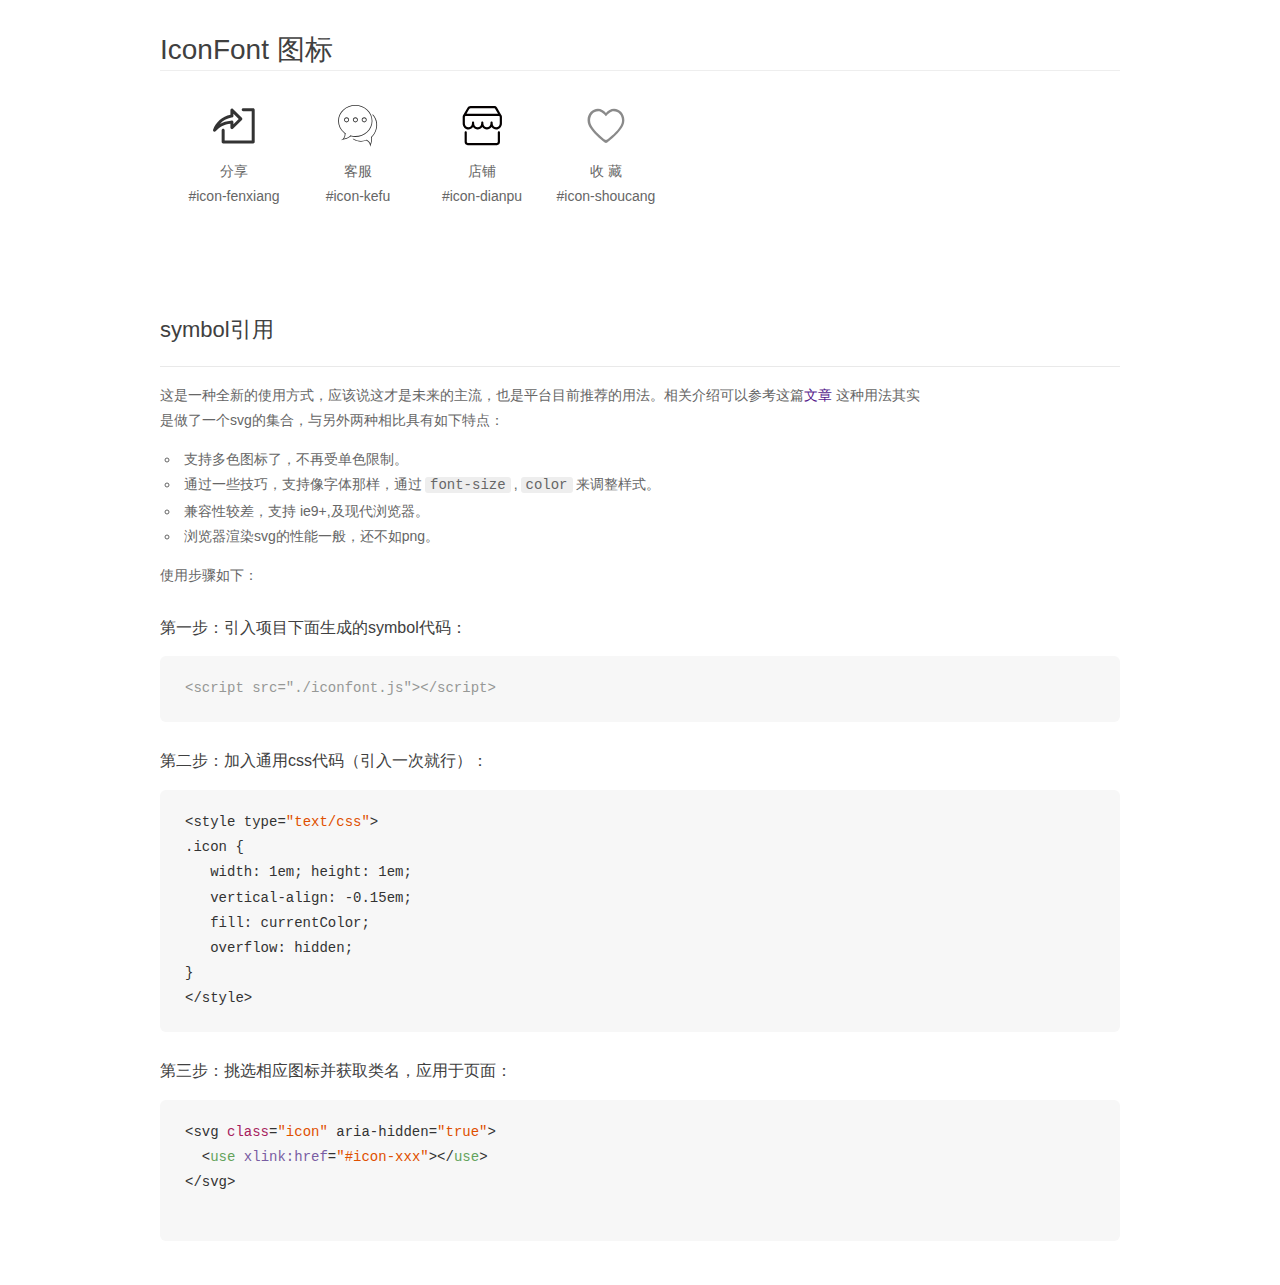
<file: iocnfont/iconfont3/demo_symbol.html>
<!DOCTYPE html>
<html>
<head>
    <meta charset="utf-8"/>
    <title>IconFont</title>
    <link rel="stylesheet" href="demo.css">
    <script src="iconfont.js"></script>

    <style type="text/css">
        .icon {
          /* 通过设置 font-size 来改变图标大小 */
          width: 1em; height: 1em;
          /* 图标和文字相邻时，垂直对齐 */
          vertical-align: -0.15em;
          /* 通过设置 color 来改变 SVG 的颜色/fill */
          fill: currentColor;
          /* path 和 stroke 溢出 viewBox 部分在 IE 下会显示
             normalize.css 中也包含这行 */
          overflow: hidden;
        }

    </style>
</head>
<body>
    <div class="main markdown">
        <h1>IconFont 图标</h1>
        <ul class="icon_lists clear">
            
                <li>
                    <svg class="icon" aria-hidden="true">
                        <use xlink:href="#icon-fenxiang"></use>
                    </svg>
                    <div class="name">分享</div>
                    <div class="fontclass">#icon-fenxiang</div>
                </li>
            
                <li>
                    <svg class="icon" aria-hidden="true">
                        <use xlink:href="#icon-kefu"></use>
                    </svg>
                    <div class="name">客服</div>
                    <div class="fontclass">#icon-kefu</div>
                </li>
            
                <li>
                    <svg class="icon" aria-hidden="true">
                        <use xlink:href="#icon-dianpu"></use>
                    </svg>
                    <div class="name">店铺</div>
                    <div class="fontclass">#icon-dianpu</div>
                </li>
            
                <li>
                    <svg class="icon" aria-hidden="true">
                        <use xlink:href="#icon-shoucang"></use>
                    </svg>
                    <div class="name">收 藏</div>
                    <div class="fontclass">#icon-shoucang</div>
                </li>
            
        </ul>


        <h2 id="symbol-">symbol引用</h2>
        <hr>

        <p>这是一种全新的使用方式，应该说这才是未来的主流，也是平台目前推荐的用法。相关介绍可以参考这篇<a href="">文章</a>
        这种用法其实是做了一个svg的集合，与另外两种相比具有如下特点：</p>
        <ul>
          <li>支持多色图标了，不再受单色限制。</li>
          <li>通过一些技巧，支持像字体那样，通过<code>font-size</code>,<code>color</code>来调整样式。</li>
          <li>兼容性较差，支持 ie9+,及现代浏览器。</li>
          <li>浏览器渲染svg的性能一般，还不如png。</li>
        </ul>
        <p>使用步骤如下：</p>
        <h3 id="-symbol-">第一步：引入项目下面生成的symbol代码：</h3>
        <pre><code class="lang-js hljs javascript"><span class="hljs-comment">&lt;script src="./iconfont.js"&gt;&lt;/script&gt;</span></code></pre>
        <h3 id="-css-">第二步：加入通用css代码（引入一次就行）：</h3>
        <pre><code class="lang-js hljs javascript">&lt;style type=<span class="hljs-string">"text/css"</span>&gt;
.icon {
   width: <span class="hljs-number">1</span>em; height: <span class="hljs-number">1</span>em;
   vertical-align: <span class="hljs-number">-0.15</span>em;
   fill: currentColor;
   overflow: hidden;
}
&lt;<span class="hljs-regexp">/style&gt;</span></code></pre>
        <h3 id="-">第三步：挑选相应图标并获取类名，应用于页面：</h3>
        <pre><code class="lang-js hljs javascript">&lt;svg <span class="hljs-class"><span class="hljs-keyword">class</span></span>=<span class="hljs-string">"icon"</span> aria-hidden=<span class="hljs-string">"true"</span>&gt;<span class="xml"><span class="hljs-tag">
  &lt;<span class="hljs-name">use</span> <span class="hljs-attr">xlink:href</span>=<span class="hljs-string">"#icon-xxx"</span>&gt;</span><span class="hljs-tag">&lt;/<span class="hljs-name">use</span>&gt;</span>
</span>&lt;<span class="hljs-regexp">/svg&gt;
        </span></code></pre>
    </div>
</body>
</html>
</file>
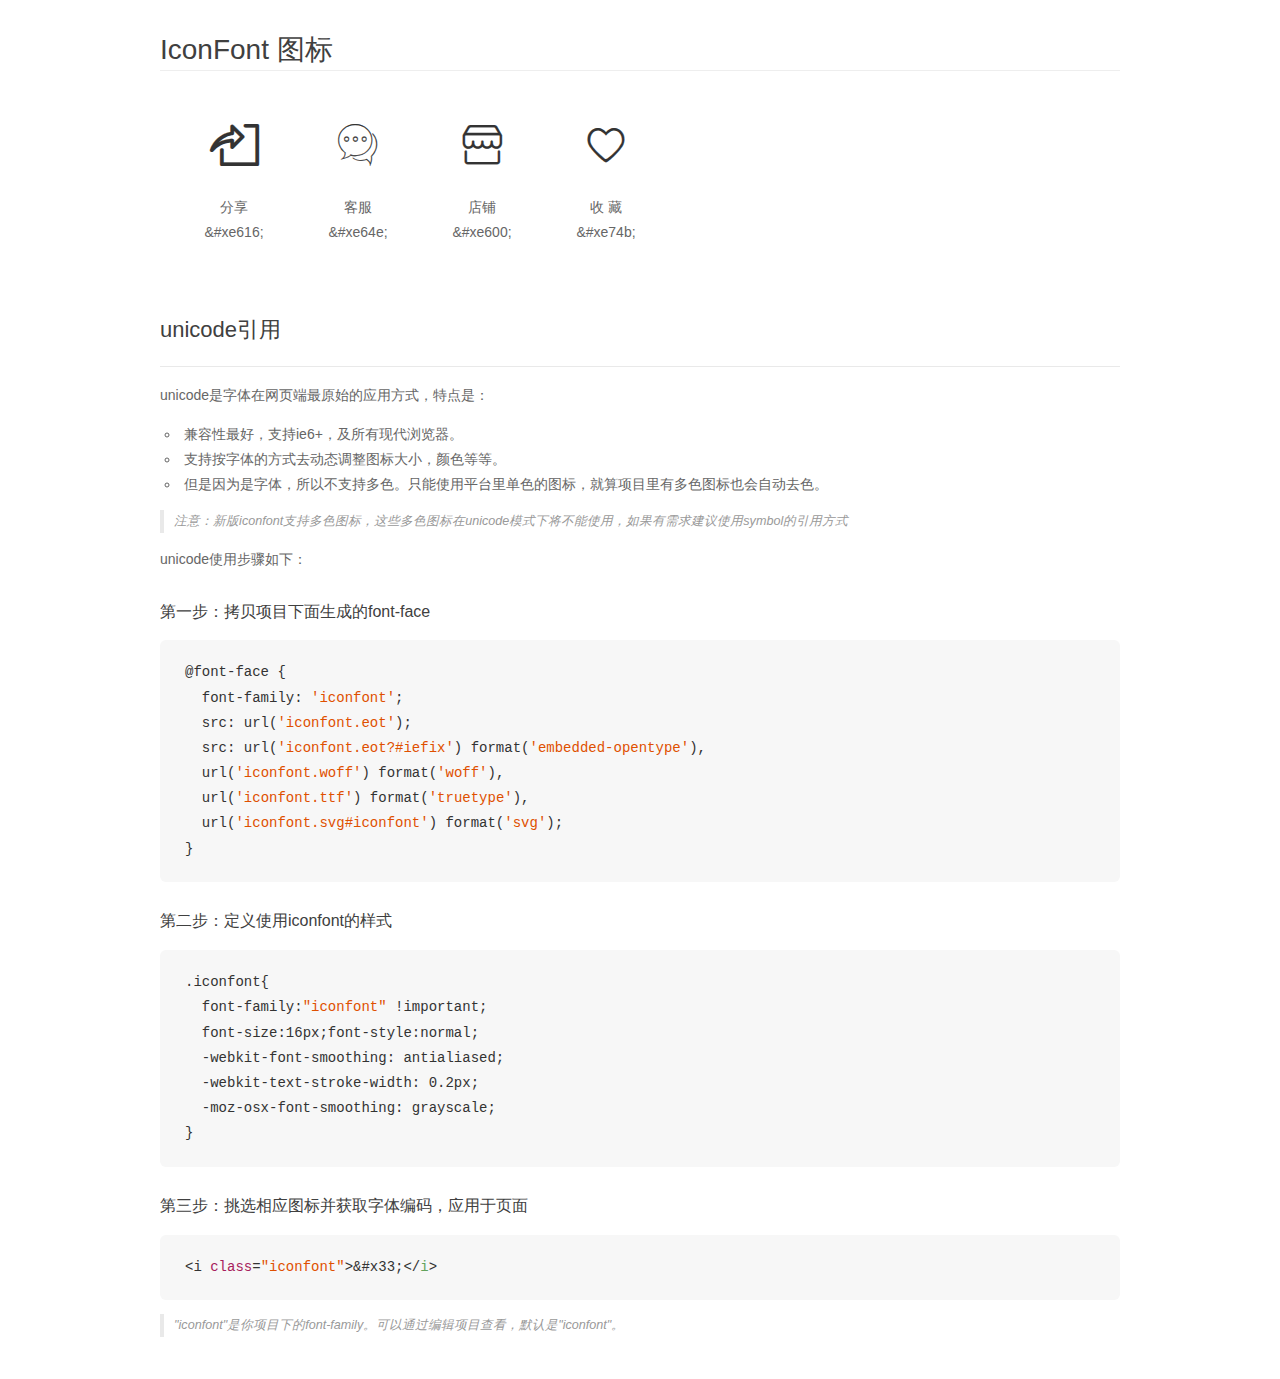
<file: iocnfont/iconfont3/demo_unicode.html>
<!DOCTYPE html>
<html>
<head>
    <meta charset="utf-8"/>
    <title>IconFont</title>
    <link rel="stylesheet" href="demo.css">

    <style type="text/css">

        @font-face {font-family: "iconfont";
          src: url('iconfont.eot'); /* IE9*/
          src: url('iconfont.eot#iefix') format('embedded-opentype'), /* IE6-IE8 */
          url('iconfont.woff') format('woff'), /* chrome, firefox */
          url('iconfont.ttf') format('truetype'), /* chrome, firefox, opera, Safari, Android, iOS 4.2+*/
          url('iconfont.svg#iconfont') format('svg'); /* iOS 4.1- */
        }

        .iconfont {
          font-family:"iconfont" !important;
          font-size:16px;
          font-style:normal;
          -webkit-font-smoothing: antialiased;
          -webkit-text-stroke-width: 0.2px;
          -moz-osx-font-smoothing: grayscale;
        }

    </style>
</head>
<body>
    <div class="main markdown">
        <h1>IconFont 图标</h1>
        <ul class="icon_lists clear">
            
                <li>
                <i class="icon iconfont">&#xe616;</i>
                    <div class="name">分享</div>
                    <div class="code">&amp;#xe616;</div>
                </li>
            
                <li>
                <i class="icon iconfont">&#xe64e;</i>
                    <div class="name">客服</div>
                    <div class="code">&amp;#xe64e;</div>
                </li>
            
                <li>
                <i class="icon iconfont">&#xe600;</i>
                    <div class="name">店铺</div>
                    <div class="code">&amp;#xe600;</div>
                </li>
            
                <li>
                <i class="icon iconfont">&#xe74b;</i>
                    <div class="name">收 藏</div>
                    <div class="code">&amp;#xe74b;</div>
                </li>
            
        </ul>
        <h2 id="unicode-">unicode引用</h2>
        <hr>

        <p>unicode是字体在网页端最原始的应用方式，特点是：</p>
        <ul>
        <li>兼容性最好，支持ie6+，及所有现代浏览器。</li>
        <li>支持按字体的方式去动态调整图标大小，颜色等等。</li>
        <li>但是因为是字体，所以不支持多色。只能使用平台里单色的图标，就算项目里有多色图标也会自动去色。</li>
        </ul>
        <blockquote>
        <p>注意：新版iconfont支持多色图标，这些多色图标在unicode模式下将不能使用，如果有需求建议使用symbol的引用方式</p>
        </blockquote>
        <p>unicode使用步骤如下：</p>
        <h3 id="-font-face">第一步：拷贝项目下面生成的font-face</h3>
        <pre><code class="lang-js hljs javascript">@font-face {
  font-family: <span class="hljs-string">'iconfont'</span>;
  src: url(<span class="hljs-string">'iconfont.eot'</span>);
  src: url(<span class="hljs-string">'iconfont.eot?#iefix'</span>) format(<span class="hljs-string">'embedded-opentype'</span>),
  url(<span class="hljs-string">'iconfont.woff'</span>) format(<span class="hljs-string">'woff'</span>),
  url(<span class="hljs-string">'iconfont.ttf'</span>) format(<span class="hljs-string">'truetype'</span>),
  url(<span class="hljs-string">'iconfont.svg#iconfont'</span>) format(<span class="hljs-string">'svg'</span>);
}
</code></pre>
        <h3 id="-iconfont-">第二步：定义使用iconfont的样式</h3>
        <pre><code class="lang-js hljs javascript">.iconfont{
  font-family:<span class="hljs-string">"iconfont"</span> !important;
  font-size:<span class="hljs-number">16</span>px;font-style:normal;
  -webkit-font-smoothing: antialiased;
  -webkit-text-stroke-width: <span class="hljs-number">0.2</span>px;
  -moz-osx-font-smoothing: grayscale;
}
</code></pre>
        <h3 id="-">第三步：挑选相应图标并获取字体编码，应用于页面</h3>
        <pre><code class="lang-js hljs javascript">&lt;i <span class="hljs-class"><span class="hljs-keyword">class</span></span>=<span class="hljs-string">"iconfont"</span>&gt;&amp;#x33;<span class="xml"><span class="hljs-tag">&lt;/<span class="hljs-name">i</span>&gt;</span></span></code></pre>

        <blockquote>
        <p>"iconfont"是你项目下的font-family。可以通过编辑项目查看，默认是"iconfont"。</p>
        </blockquote>
    </div>


</body>
</html>
</file>
<file: css/index.css>
/* 
* @Author: Administrator
* @Date:   2017-10-10 10:20:33
* @Last Modified by:   Administrator
* @Last Modified time: 2017-10-19 17:10:38
*/ 
@import url('base.css');

/* 头部开始 */
header{
	width: 100%;
	height: 1rem;
	background: #ff8402;
	position: fixed;
	top: 0;
	left: 0;
	z-index: 999;
	display: flex;
	flex-direction: row;
	justify-content: space-around;
	align-items: center;
}
.header-left{
	width: 0.55rem;
	height: 0.55rem;

}
.header-left img{
	display: block;
	width: 100%;
	height: 100%;
}
.header-zhong{
	width: 4rem;
	height: 0.6rem;
	position: relative;

}
.header-shuruk{
	display: block;
	width: 100%;
	height: 100%;
	border: 0;
	background: #fff;
	color: #000;
	border-radius: 0.2rem;
}
.header-sousuo{
	display: block;
	width: 0.6rem;
	height: 0.6rem;
	position: absolute;
	top: 0;
	right: 0;
	border-bottom: 0.02rem solid #fff;
}

.header-right{
	width: 0.45rem;
	height: 0.45rem;
}
.header-right img{
	display: block;
	width: 100%;
	height: 100%;
}


/* 头部结束 */
 /* 广告开始 */
 .banner{
 	display: block;
 	width: 100%;
 	height: 2.22rem;
 	background: red;
 	margin: 0 auto;
 	margin-top: 1rem;
 	position: relative;

 }
 .banner a{
 	display: block;
 	width: 6.4rem;
 	height: 2.22rem;
 }
 .banner a img{
 	display: block;
	width: 6.4rem;
	height: 2.22rem;
 }
 .dian-box{
 	width: 1.6rem;
    height: 0.1rem;
    float: right;
    position: absolute;
    bottom: 0.23rem;
    right: 2.5rem;
 }
 .dian{
 	width: 0.12rem;
    height: 0.12rem;
    float: left;
    background: #fff;
    margin: 0 0.02rem;
    border: 0.02rem solid #e7e7e7;
    border-radius: 50%;
    cursor: pointer;
 }
 .dian:nth-child(3){
 	background: #ff5000;
 }
 /* 广告结束 */
/* 导航列表开始 */
.navdhz{
	width: 100%;
	height: 1.5rem;
	margin-top: 0.2rem
}
.navhz{
	width: 100%;
	height: auto;
}
.navhz li{
	width: 20%;
	height: auto;
	overflow: hidden;
	float: left;
	margin-bottom: 0.32rem;
}
.navtp{
	display: block;
	width: 0.72rem;
	height: 0.72rem;
	margin: 0 auto;
}
.navtp img{
	display: block;
	width: 0.72rem;
	height: 0.72rem;
    margin-top: 0.08rem;
}
.navwenzi{
	display: block;
	font-size: 0.22rem;
	text-align: center;
	margin-top: 0.15rem;
	text-decoration: none;
	color: #000;
}
/* 导航列表结束  */

/* 抢购开始 */
.qianggou{
	width: 100%;
	height: 4rem;
	display: flex;
	flex-wrap: wrap;
}
.qianggoudhz{
	width: 100%;
	height: 2rem;
	display: flex;
	justify-content: center;

}
.qianggou-box{
	width: 50%;
	height: 2rem;
	border-bottom: 0.02rem solid #eeeeee;
	border-right: 0.02rem solid #eeeeee;
	box-sizing: border-box;
	flex-grow: 0;
	text-align:  match-parent;
	flex-wrap: wrap;
	display: flex;

 }
.qianggou-box:nth-child(2){
	border-right: 0;
}
.qianggou-box:last-child{
	border-right: 0;
}
.qianggou-boxhz{
	width: 50%;
	height: 100%;
	display: flex;
	flex-direction: column;
}
.qianggou-top{
	width: 100%;
	height: 40%;
	margin-left: 0.28rem;
	margin: ;
	display: flex;
	flex-direction: column;
	
}
.qianggou-top1{
	width: 100%;
	height: 60%;
	font-size: 0.38rem;
	line-height: 100%;
	color: #d22529;
}
.qianggou-top2{
	width: 100%;
	height: 40%;
	display: flex;
	flex-direction: row;
}
.qianggou-top3{
	width: 17%;
	height: 90%;
	background: #d22529;
	border-radius: 0.1rem;
	font-size: 0.18rem;
	line-height: 100%;
	color: #fff;
}
.qianggou-top3m{
	width: 8%;
	height: 100%;
	color: red;
	font-size: 0.18rem;
	line-height: 100%;
	text-align: center;
}
.qianggou-top-1{
	width: 100%;
	height: 60%;
	font-size:0.32rem; 
	color: #299ff6;
}

.qianggou-top-2{
	width: 100%;
	height: 40%;
	font-size: 0.18rem;
	color: #989898;
}


.qianggou-top-3{
	width: 100%;
	height: 60%;
	font-size:0.32rem; 
	color: #299ff6;
}
.qianggou-top-4{
	width: 100%;
	height: 60%;
	font-size:0.32rem; 
	color: #f83e4c;
}
.qianggou-left{
	width: 100%;
	height: 60%;
}
.qianggou-right{
	display: block;
	width: 50%;
	height: 100%;
	align-self: flex-end;
}
.qianggou-left img{
	display: block;
	width: 100%;
	height: 100%;
}
.qianggou-right img{
	display: block;
	width: 100%;
	height: 100%;
}

/* 抢购结束 */
/* 全球开始*/
.quanqiubt{
	width: 100%;
	height: 0.5rem;
	background: #eee;
	display: flex;
	flex-direction: column;
	justify-content: center;
}
.quanqiubty{
	width: 30%;
	height: 0.3rem;
	background: #ff6600;
	border-top-right-radius: 0.2rem;
	border-bottom-right-radius: 0.2rem;
	font-size: 0.12rem;
	color: #fff;
	text-align: center;
}

.quanqiu{
	width: 100%;
	height: 6.5rem;
	display: flex;
	flex-direction: column;
}

.quanqiudhz{
	width: 100%;
	height: calc(100% / 3);
	display: flex;

}
.quanqiuxhz a img {
	display: block;
	width: 100%;
	height: 100%;
}

.quanqiudhz li:first-child{
	width: 70%;
	height: 100%;
}
#quanqiutp2{
	display: block;
	width: 100%;
	height: 70%;
}
.quanqiudhz li:last-child{
	width: 30%;
	height: 100%;
	border-bottom: 0.02rem solid #eeeeee;
	box-sizing: border-box;
}
.quanqiudhz1{
	width: 100%;
	height: calc(100% / 3);
	display: flex;
}
.quanqiudhz1 li{
	width: 50%;
	height: 100%;
	border-bottom: 0.02rem solid #eeeeee;
	border-right: 0.02rem solid #eeeeee;
	box-sizing: border-box;
}
.quanqiutp{
	display: block;
	width: 100%;
	height: 100%;
}
.quanqiu-top{
	width: 100%;
	height: 30%;
	display: flex;
	flex-direction: column;
	
}
.quanqiu-top-1{
	width: 70%;
	height: 60%;
	margin-left: 0.28rem;
	font-size:0.32rem; 
	color: #333;
}
.quanqiu-top-2{
	width: 70%;
	height: 40%;
	margin-left: 0.28rem;
	font-size: 0.12rem;
	color: #989898;
}
.quanqiutp img{
	display: block;
	width: 100%;
	height: 70%;
}
/* 全球结束*/
/* 时尚开始 */
.shishangbt{
	width: 100%;
	height: 0.5rem;
	background: #eee;
	display: flex;
	flex-direction: column;
	justify-content: center;
}
/* 时尚结束 */
/* 猜你喜欢 */
.cnxhbt{
	width: 100%;
	height: 0.62rem;
	background: #f0f0f0;
	margin-top: 0.1rem;

}
.cnxhbthzleft{
	float: left;
	width: 0.28rem;
	height: 0.02rem;
	background: #999999;
	margin-top: 0.32rem;
}		
.cnxhbthzright{
	float:left;
	width: 0.28rem;
	height: 0.02rem;
	background: #999999;
	margin-top: 0.32rem;
}
.cnxhbthz{
	width: 2.06rem;
	height: 100%;
	margin: 0 auto;
}
.zhongjian4{
	float: left;
	width: 1.44rem;
	height:100%;
}

.cnxhbthzzhong{
	margin-left: 0.3rem;
	float: left;
	width: auto;
	height: 0.3rem;
	margin-left:0.2rem;
	margin-right:0.2rem;
	margin-top: 0.16rem;
	font-size: 0.26rem;
	text-align: center;
	color: #999999;
}

.lovemainbox{
	width: 100%;
	height: 27.5rem;
	margin-bottom: 1.22rem;
}
.lovemainhead{
	width: 100%;
	height: 100%;
}
.lovemainhead li{
	width: 50%;
	height: auto;
	float: left;
	margin-bottom: 0.1rem;
}


.loveimg{
	display: block;
	width: 100%;
	height: 3.17rem;
}
.loveh1{
	margin-top: 0.14rem;
	display: block;
	width: 90%;
	height: auto;
	font-size: 0.2rem;
	color: #66667d;
	margin-left: 0.17rem;
	overflow: hidden;
	line-height: 0.25rem;
}
.love1 p{
	height: auto;
	line-height: 0.24rem;
	margin-bottom: 0.2rem;
}
.love2 p{
	height: auto;
	margin-bottom: 0.1rem;
}
.loveh2{
	margin-top: 0.20rem;
	display: block;
	width: 90%;
	height: 0.23rem;
	font-size: 0.23rem;
	color: #dd2727;
	margin-left: 0.17rem;		
}
.loveimg img{
	display: block;
	width: 100%;
	height: 100%;
}
   



/* 底部开始 */
footer{
		width: 100%;
		height: 1.2rem;
		background: white;
		position: fixed;
		left: 0;
		bottom: 0;

}
.foot{
		width: 100%;
		height: 100%;
		/* background: yellow; */
		display: flex;
		justify-content: space-around;
}
.foot li a{
		width: 1.09rem;
		height: 100%;
		/* background: red; */
		display: flex;
		align-content: space-between;
		flex-wrap: wrap;
}
.footicf{
		flex-basis: 100%;
		
		height: 0.85rem;
		font-size: 0.64rem;
		text-align: center;
		line-height: 0.9rem;
		color: #636563;

}
.foottext{
		flex-basis: 100%;
		height: 0.46rem;
		font-size: 0.24rem;
		text-align: center;
		color: #9c9e9c;
}
.iconfont{
  font-family:"iconfont" !important;
  font-size:0.64rem;
  font-style:normal;
  -webkit-font-smoothing: antialiased;
  -moz-osx-font-smoothing: grayscale;
}

.foot li:first-child .footicf{
		color: #ff6600;
}
.foot li:first-child .foottext{
		color: #ff6600;
}
</file>
<file: iocnfont/iconfont1/iconfont.css>
@font-face {font-family: "iconfont";
  src: url('iconfont.eot?t=1508346066022'); /* IE9*/
  src: url('iconfont.eot?t=1508346066022#iefix') format('embedded-opentype'), /* IE6-IE8 */
  url('[data-uri]') format('woff'),
  url('iconfont.ttf?t=1508346066022') format('truetype'), /* chrome, firefox, opera, Safari, Android, iOS 4.2+*/
  url('iconfont.svg?t=1508346066022#iconfont') format('svg'); /* iOS 4.1- */
}

.iconfont {
  font-family:"iconfont" !important;
  font-size:16px;
  font-style:normal;
  -webkit-font-smoothing: antialiased;
  -moz-osx-font-smoothing: grayscale;
}

.icon-liaotian01:before { content: "\e603"; }

.icon-tuikuan:before { content: "\e62a"; }

.icon-icon:before { content: "\e601"; }

.icon-huabei:before { content: "\e630"; }

.icon-huiyuanzhongxin:before { content: "\e692"; }

.icon-wenda:before { content: "\e62e"; }

.icon-fenlei:before { content: "\e65a"; }

.icon-pingjia:before { content: "\e610"; }

.icon-gengduo:before { content: "\e60b"; }

.icon-huati:before { content: "\e60c"; }

.icon-gouwuche:before { content: "\e600"; }

.icon-daishouhuo:before { content: "\e644"; }

.icon-daifukuan:before { content: "\e641"; }

.icon-loukongtouxiang:before { content: "\e622"; }

.icon-union:before { content: "\e602"; }

.icon-qiaquanbao:before { content: "\e7e5"; }

.icon-daifahuo:before { content: "\e678"; }

.icon-daipingjia:before { content: "\e7f7"; }
</file>
<file: css/listfu.css>
@import url('base.css');
/* 头部开始 */
header{
	width: 100%;
	height: 1rem;
	background: #ff8402;
	position: fixed;
	top: 0;
	left: 0;
	z-index: 999;
	display: flex;
	flex-direction: row;
	justify-content: space-around;
	align-items: center;
}
.header-left{
	width: 0.55rem;
	height: 0.55rem;

}
.header-left img{
	display: block;
	width: 100%;
	height: 100%;
}
.header-zhong{
	width: 4rem;
	height: 0.6rem;
	position: relative;

}
.header-shuruk{
	display: block;
	width: 100%;
	height: 100%;
	border: 0;
	background: #fff;
	color: #000;
	border-radius: 0.2rem;
}
.header-sousuo{
	display: block;
	width: 0.6rem;
	height: 0.6rem;
	position: absolute;
	top: 0;
	right: 0;
	border-bottom: 0.02rem solid #fff;
}

.header-right{
	width: 0.45rem;
	height: 0.45rem;
}
.header-right img{
	display: block;
	width: 100%;
	height: 100%;
}
/* 头部结束 */
/* 标题文字开始 */
.btwz{
	width: 100%;
	height: 0.8rem;
	margin-top: 1rem;
	font-size: 0.4rem;
	line-height: 0.8rem;
	text-align: center;
}
/* 标题文字结束 */

.fl{
	width: 100%;
	height: auto;
	display: flex;
}
.fl-right{
	width: 30%;
}
.fl-left{
	width: 70%;
	height: auto;
}
.fl-right ul{
	width: 100%;
	height: auto;	
	margin-bottom: 1.2rem;
}
.fl-right ul li{
	width: 100%;
	height: 1rem;
	font-size: 0.3rem;
	line-height: 1rem;
	text-align: center;
	border-bottom: 0.02rem solid #000;

}
.fl-right ul li:nth-child(2){
	color: #ff6600;
}
.fl-left ul{
	width: 100%;
    height: auto;
    display: flex;
    flex-wrap: wrap;
    justify-content: space-between;
    margin-bottom: 1.2rem;
}
.fl-left ul li{
	display: block;
	width: 40%;
	height: auto;
	padding: 0.2rem;
}
.fl-left ul li img{
	display: block;
	width: 100%;
	height: 2rem;
}
.fl-left ul li h6{
	font-size: 0.3rem;
	text-align: center;
	color: #000;
}
/* 底部开始 */
footer{
		width: 100%;
		height: 1.2rem;
		background: white;
		position: fixed;
		left: 0;
		bottom: 0;

}
.foot{
		width: 100%;
		height: 100%;
		display: flex;
		justify-content: space-around;
}
.foot li a{
		width: 1.09rem;
		height: 100%;
		display: flex;
		align-content: space-between;
		flex-wrap: wrap;
}
.footicf{
		flex-basis: 100%;
		height: 0.85rem;
		font-size: 0.64rem;
		text-align: center;
		line-height: 0.9rem;
		color: #636563;

}
.foottext{
		flex-basis: 100%;
		height: 0.46rem;
		font-size: 0.24rem;
		text-align: center;
		color: #9c9e9c;
}
.iconfont{
  font-family:"iconfont" !important;
  font-size:0.64rem;
  font-style:normal;
  -webkit-font-smoothing: antialiased;
  -moz-osx-font-smoothing: grayscale;
}

.foot li:nth-child(2) .footicf{
		color: #ff6600;
}
.foot li:nth-child(2) .foottext{
		color: #ff6600;
</file>
<file: css/gouwuche.css>
/*
* @Author: Administrator
* @Date:   2017-10-16 00:26:41
* @Last Modified by:   Administrator
* @Last Modified time: 2017-10-19 17:12:22
*/
@import url('base.css');

header{
	width: 100%;
	height: 1rem;
	background: #ff8402;
	display: flex;
	justify-content: center;
	align-items: center;

}
.header{
	width: 25%;
	height: 40%;
	font-size: 0.3rem;
	color: #fff;

}

.neirong{
	width: 100%;
	height: 10rem;
	display: flex;
	justify-content: center;
	align-items: center;
	background: #f4f4f4;

	
}
.neirongdhz{
	width: 60%;
	height: 40%;
	display: flex;
	flex-direction: column;
	justify-content: center;
	align-items: center;
}
.neirongtp{
	width: 2.5rem;
	height: 60%;

}
.neirongtp img{
	display: block;
	width: 100%;
	height: 100%;
}
.neirongwz{
	width: 100%;
	height: 40%;

}
.neirongwz-top{
	width: 100%;
	height: 0.4rem;
	font-size: 0.38rem;
	color: #666666;
	text-align: center;
	margin-top: 0.4rem;
}
.neirongwz-right{
	width: 100%;
	height: 0.3rem;
	font-size: 0.25rem;
	color: #999999;
	margin-top: 0.4rem;
	
}




/* 猜你喜欢 */
.cnxhbt{
	width: 100%;
	height: 0.62rem;
	background: #f0f0f0;
}
.cnxhbthzleft{
	float: left;
	width: 0.28rem;
	height: 0.02rem;
	background: #999999;
	margin-top: 0.32rem;
}		
.cnxhbthzright{
	float:left;
	width: 0.28rem;
	height: 0.02rem;
	background: #999999;
	margin-top: 0.32rem;
}
.cnxhbthz{
	width: 2.06rem;
	height: 100%;
	margin: 0 auto;
}
.zhongjian4{
	float: left;
	width: 1.44rem;
	height:100%;
}

.cnxhbthzzhong{
	margin-left: 0.3rem;
	float: left;
	width: auto;
	height: 0.3rem;
	margin-left:0.2rem;
	margin-right:0.2rem;
	margin-top: 0.16rem;
	font-size: 0.26rem;
	text-align: center;
	color: #999999;
}

.lovemainbox{
	width: 100%;
	height: 27.5rem;
	margin-bottom: 1.22rem;
}
.lovemainhead{
	width: 100%;
	height: 100%;
}
.lovemainhead li{
	width: 50%;
	height: auto;
	float: left;
	margin-bottom: 0.1rem;
}


.loveimg{
	display: block;
	width: 100%;
	height: 3.17rem;
}
.loveh1{
	margin-top: 0.14rem;
	display: block;
	width: 90%;
	height: auto;
	font-size: 0.2rem;
	color: #66667d;
	margin-left: 0.17rem;
	overflow: hidden;
	line-height: 0.25rem;
}
.love1 p{
	height: auto;
	line-height: 0.24rem;
	margin-bottom: 0.2rem;
}
.love2 p{
	height: auto;
	margin-bottom: 0.1rem;
}
.loveh2{
	margin-top: 0.20rem;
	display: block;
	width: 90%;
	height: 0.23rem;
	font-size: 0.23rem;
	color: #dd2727;
	margin-left: 0.17rem;		
}
.loveimg img{
	display: block;
	width: 100%;
	height: 100%;
}









/* 底部开始 */
footer{
		width: 100%;
		height: 1.2rem;
		background: white;
		position: fixed;
		left: 0;
		bottom: 0;

}
.foot{
		width: 100%;
		height: 100%;
		/* background: yellow; */
		display: flex;
		justify-content: space-around;
}
.foot li a{
		width: 1.09rem;
		height: 100%;
		/* background: red; */
		display: flex;
		align-content: space-between;
		flex-wrap: wrap;
}
.footicf{
		flex-basis: 100%;
		
		height: 0.85rem;
		/* background: blue; */
		font-size: 0.64rem;
		text-align: center;
		line-height: 0.9rem;
		color: #636563;

}
.foottext{
		flex-basis: 100%;
		height: 0.46rem;
		/* background: blue; */
		font-size: 0.24rem;
		text-align: center;
		color: #9c9e9c;
}
.iconfont{
  font-family:"iconfont" !important;
  font-size:0.64rem;
  font-style:normal;
  -webkit-font-smoothing: antialiased;
  -moz-osx-font-smoothing: grayscale;
}

.foot li:nth-child(3) .footicf{
		color: #ff6600;
}
.foot li:nth-child(3) .foottext{
		color: #ff6600;
}
</file>
<file: css/liebiao.css>
/*
* @Author: Administrator
* @Date:   2017-10-19 17:19:08
* @Last Modified by:   Administrator
* @Last Modified time: 2017-10-19 18:33:07
*/
@import url('base.css');



/* 头部开始 */
header{
	width: 100%;
	height: 1rem;
	background: #ff8402;
	position: fixed;
	top: 0;
	left: 0;
	z-index: 999;
	display: flex;
	flex-direction: row;
	justify-content: space-around;
	align-items: center;
}
.header-left{
	width: 0.55rem;
	height: 0.55rem;
	font-size: 0.55rem;
	text-align: center;
	line-height: 0.55rem;

}

.header-zhong{
	width: 4rem;
	height: 0.6rem;
	position: relative;

}
.header-shuruk{
	display: block;
	width: 100%;
	height: 100%;
	border: 0;
	background: #fff;
	color: #000;
	border-radius: 0.2rem;
}
.header-sousuo{
	display: block;
	width: 0.6rem;
	height: 0.6rem;
	position: absolute;
	top: 0;
	right: 0;
	border-bottom: 0.02rem solid #fff;
}

.header-right{
	width: 0.45rem;
	height: 0.45rem;
}
.header-right img{
	display: block;
	width: 100%;
	height: 100%;
}
/* 头部结束 */

/* 导航开始 */

nav{
	width: 100%;
	height: 0.5rem;
	margin-top: 1rem;
}
nav ul{
	width: 100%;
	height: auto;
	display: flex;
	flex-direction: row;
	justify-content: space-between;
}
nav ul li{
	font-size: 0.3rem;
	line-height: 0.5rem;
	margin: 0 0.3rem;
}
/* 导航结束 */



/* 猜你喜欢 */

.lovemainbox{
	width: 100%;
	height: auto;
	margin-top: 0.1rem;
}
.lovemainhead{
	width: 100%;
	height: 100%;
}
.lovemainhead li{
	width: 50%;
	height: auto;
	float: left;
	margin-bottom: 0.1rem;
}


.loveimg{
	display: block;
	width: 100%;
	height: 3.17rem;
}
.loveh1{
	margin-top: 0.14rem;
	display: block;
	width: 90%;
	height: auto;
	font-size: 0.2rem;
	color: #66667d;
	margin-left: 0.17rem;
	overflow: hidden;
	line-height: 0.25rem;
}
.love1 p{
	height: auto;
	line-height: 0.24rem;
	margin-bottom: 0.2rem;
}
.love2 p{
	height: auto;
	margin-bottom: 0.1rem;
}
.loveh2{
	margin-top: 0.20rem;
	display: block;
	width: 90%;
	height: 0.23rem;
	font-size: 0.23rem;
	color: #dd2727;
	margin-left: 0.17rem;		
}
.loveimg img{
	display: block;
	width: 100%;
	height: 100%;
}


.dibu-sh{
	width: 100%;
	height: 1rem;
	background: #f0f0f0;
	float: left;
    font-size: 0.24rem;
	color: #666666;
	text-align: center;
	line-height: 0.8rem;
}
</file>
<file: css/wd.css>
/*
* @Author: Administrator
* @Date:   2017-10-16 01:47:31
* @Last Modified by:   Administrator
* @Last Modified time: 2017-10-19 16:59:07
*/
@import url('base.css');

/* 头部开始 */
header{
	width: 100%;
	height: 2.5rem;
	background: #ff8402;
	/* position: fixed; */
	top: 0;
	left: 0;
	/* z-index: 999; */
}
.tb-top{
	width: 100%;
	height: 0.3rem;
}
.tb-top i{
	float: right;
	font-size: 0.3rem;
	margin-right: 0.2rem;
	margin-top: 0.2rem;
	color: #000;
}
.tbhz{
	width: 100%;
	height: 1.5rem;

}
.tbhz h6{
	font-size: 0.45rem;
	text-align: center;
}
.tbyuan{
	width: 0.9rem;
	height: 0.9rem;
	border-radius: 50%;
	margin: 0 auto;
	background: red;
	border: 0.02rem solid #000;
}





.wddd{
	width: 100%;
	height: 1rem;
	display: flex;
	justify-content: space-between;
	background: #f3f3f3;
	color: #323232;
	align-items: center;
	border-bottom: 0.01rem solid #e5e5e5;
}
.wddd h3{
	font-size: 0.45rem;
	margin-left: 0.5rem;
	
}
.wddd h4{
	font-size: 0.3rem;
	margin-right: 0.2rem;
	color: #333333;
	
}


main ul{
	width: 100%;
	height: 2.25rem;
	display: flex;
	justify-content: space-between;
	align-items: center;
}
main ul li{
	width: 1.3rem;
	height: 1.28rem;
	text-align: center;
	line-height:0.7rem; 
	color: #333;
	font-size:0.34rem; 
}

main ul  li .iconfont{
	font-size: 0.55rem;
	color: #ff6600;
}
main ul  li div{
	font-size: 0.24rem;
}






/* 背景 */
.bj{
	/* width: 100%; */
	height: 1rem;
	background: #f0f0f0;
	display: flex;
    justify-content: space-between;
	line-height: 0.5rem;
}


.bj-zi{
	margin-left: 0.5rem;
	font-size: 0.45rem;
	color: #000000;
	line-height: 1rem;

}
.bj-zi-right{
	font-size: 0.3rem;
	margin-right: 0.2rem;
	color: #333333;
	line-height: 1rem;
	
}
.zhushou{
	width: 100%;
	height: 3rem;
	display: flex;
	justify-content: space-between;
	align-content: space-between;
	flex-wrap: wrap;
	
}
.zs-xiaobox{
	width: 25%;
	height: 50%;
	border-bottom:0.01rem solid #f0f0f0; 
	border-right:0.01rem solid #f0f0f0; 
	display: flex;
	align-items: flex-end;
}
.zs-xiaobox:nth-child(4),.zs-xiaobox:nth-child(8){
    border-right:0;
}
.zs-xb-x{
	display: block;
	width: 100%;
	height: 90%;
	display: flex;
	justify-content: center;
	flex-wrap: wrap;
	padding-bottom: 0.1rem;
}
.iconfont1{
	font-family:"iconfont";
	width: 100%;
 	height: 0.62rem;
	font-size: 0.62rem;
	color: #ead600;
	text-align: center;
	font-style:normal;
	float: left;
	line-height:0.72rem; 
}
.icon-xihuan{
	font-size: 0.72rem;
}
.icon-pingjia,.icon-wen{
	color:skyblue;
}
.icon-youhuiquan,.icon-fushi{
	color: #47c671;
}
.icon-tongchengzhida,.icon-bangzhu{
	color: #ec6865;
}
.zs-zi{
	font-size: 0.24px;
	color: #051b28;
	display: block;
	text-align: center;
	margin-top: 0.15rem;
	margin-bottom: 0.27rem;

}

/* <!-- 助手结束 --> */
.bj1{
	width: 100%;
	height: 0.05rem;
	background: #f0f0f0;
}
/* 底部开始 */
footer{
		width: 100%;
		height: 1.2rem;
		background: white;
		position: fixed;
		left: 0;
		bottom: 0;

}
.foot{
		width: 100%;
		height: 100%;
		display: flex;
		justify-content: space-around;
}
.foot li a{
		width: 1.09rem;
		height: 100%;
		display: flex;
		align-content: space-between;
		flex-wrap: wrap;
}
.footicf{
		flex-basis: 100%;
		height: 0.85rem;
		font-size: 0.64rem;
		text-align: center;
		line-height: 0.9rem;
		color: #636563;

}
.foottext{
		flex-basis: 100%;
		height: 0.46rem;
		font-size: 0.24rem;
		text-align: center;
		color: #9c9e9c;
}
.iconfont{
  font-family:"iconfont" !important;
  font-size:0.64rem;
  font-style:normal;
  -webkit-font-smoothing: antialiased;
  -moz-osx-font-smoothing: grayscale;
}

.foot li:nth-child(4) .footicf{
		color: #ff6600;
}
.foot li:nth-child(4) .foottext{
		color: #ff6600;
}
</file>
<file: css/xiangqing.css>
/*
* @Author: Administrator
* @Date:   2017-10-19 17:19:08
* @Last Modified by:   Administrator
* @Last Modified time: 2017-10-20 00:53:39
*/
@import url('base.css');


.zhp{
	width: 100%;
	height:6rem;
	display: flex;
	justify-content: flex-end;
	align-content: space-between;
	flex-wrap: wrap;
	position: relative;
}
.zhp img{
	width: 100%;
	height:6rem;}

.zhp-sh{
	width: 100%;
	height: 0.35rem;
	display: flex;
	justify-content: space-between;
	position: absolute;
	left: 0rem;
	top:0.3rem; 
}
.fanhui{
	display: block;
    width: 0.22rem;
    height: 0.35rem;
    color: #fff;
    font-size: 0.55rem;
}
.icon1{
	font-family:"iconfont" !important;
    font-style:normal;
    font-size:0.35rem; 
    color: #fff;
    float: left;
    text-align: center;
    line-height: 0.35rem; 
}

.zhp-rt{
	width: 1.68rem;
    height: 0.35rem;
    display: flex;
    justify-content: space-between;
}
.zhp-box1{
	display: block;
	width: 0.35rem;
    height: 0.35rem;
}
.zhp-xia{
	width: 0.64rem;
	height: 0.34rem;
	background: rgba(0, 0, 0, 0.5);
	border-radius: 0.2rem;
	position: absolute;
	right: 0.3rem;
	bottom:0.3rem; 
	font-size: 0.24rem;
	color: #fff;
	text-align: center;
    line-height: 0.34rem; 
}


.namebigbox {
	width: 100%;
	height: 3.3rem;
	display: flex;
	justify-content: space-between;
	align-items: center;
}
.spname{
	margin-left: 0.1rem;
}
.spname1 {
	width: 100%;
	height: 1.12rem;
	font-size: 0.3rem;
	color: #313031;
}

.spname2 {
	width: 4.5rem;
	height: 1rem;
	display: flex;
	justify-content: space-between;
}

.nam01 {
	width: 2.86rem;
	height: 100%;
	font-size: 0.3rem;
	color: #313031;
	line-height: 1.1rem;
	text-align: left;
}

.namer02 {
	width: 1.48rem;
	height: 100%;
	display: flex;
	flex-wrap: wrap;
	align-content: space-between;
}

.p1 {
	width: 100%;
	height: 0.32rem;
	font-size: 0.3rem;
	color: #9c9a9c;
	text-decoration: line-through;
}

.p2 {
	width: 0.76rem;
	height: 0.48rem;
	background: #ffebef;
	color: #ff5573;
	font-size: 0.36rem;
}

.dianpdj {
	width: 1.15rem;
	height: 1.15rem;
	margin-right: 0.1rem;
}
.dianpdj img{
	display: block;
	width: 100%;
	height: 100%;
}
.listimg img{
	display: block;
	width: 100%;
	height: 100%;
}

.dw{
	width: 100%;
	height: 0.8rem;
	background: #fff;
	display: flex;
	justify-content: space-between;
	padding: 0.01rem 0.3rem;
	position:fixed;
	bottom:0;
	left: 0;
	right: 0;
	z-index: 999;
	box-shadow: 0px -10px 40px 1px rgba(0, 0, 0, 0.1); 
}
.dw-left{
    width: 40%;
    height: 100%;
    display: flex;
    justify-content: space-between;
    border-right: 1px solid #f0f0f0;
}
.dw-xiaobox{
	width: 0.7rem;
	height:0.6rem;
	
}
.dw-xiaobox:nth-child(3){
	width: 1rem;
}
.dw-xiaobox a{
	display: block;
	width: 0.7rem;
	height:0.6rem;
	display: flex;
	flex-wrap: wrap;
	align-content: space-between;
	justify-content: center;
}
.dw-icon{
	font-family:"iconfont";
	font-style:normal;
	width: 0.6rem;
	height:  0.34rem;
	font-size: 0.34rem;
	color: #000;
	line-height: 0.6rem;
	text-align: center;
}
.dw-icon:nth-child(1){
	color: #ff6600;
}
.dw-zi{
	width: 100%;
	margin-top: 0.12rem;
     font-size: 0.2rem;
     color: #000;
     text-align: center;
}
.dw-rt{
	width: 60%;
	height: 100%;
    display: flex;
    justify-content: space-between;
}
.dw-jiaru{
	display: block;
	width: 50%;
	height: 100%;
	background: #fff;
	font-size: 0.28rem;
    color: #ff6600;
    text-align: center;
    line-height: 0.8rem;

}
.goumai{
	background: #ff6600;
	color: #fff;
}
</file>
<file: iocnfont/iconfont3/iconfont.css>
@font-face {font-family: "iconfont";
  src: url('iconfont.eot?t=1508427383066'); /* IE9*/
  src: url('iconfont.eot?t=1508427383066#iefix') format('embedded-opentype'), /* IE6-IE8 */
  url('[data-uri]') format('woff'),
  url('iconfont.ttf?t=1508427383066') format('truetype'), /* chrome, firefox, opera, Safari, Android, iOS 4.2+*/
  url('iconfont.svg?t=1508427383066#iconfont') format('svg'); /* iOS 4.1- */
}

.iconfont {
  font-family:"iconfont" !important;
  font-size:16px;
  font-style:normal;
  -webkit-font-smoothing: antialiased;
  -moz-osx-font-smoothing: grayscale;
}

.icon-fenxiang:before { content: "\e616"; }

.icon-kefu:before { content: "\e64e"; }

.icon-dianpu:before { content: "\e600"; }

.icon-shoucang:before { content: "\e74b"; }
</file>
<file: iocnfont/iconfont1/demo.css>
*{margin: 0;padding: 0;list-style: none;}
/*
KISSY CSS Reset
理念：1. reset 的目的不是清除浏览器的默认样式，这仅是部分工作。清除和重置是紧密不可分的。
2. reset 的目的不是让默认样式在所有浏览器下一致，而是减少默认样式有可能带来的问题。
3. reset 期望提供一套普适通用的基础样式。但没有银弹，推荐根据具体需求，裁剪和修改后再使用。
特色：1. 适应中文；2. 基于最新主流浏览器。
维护：玉伯<lifesinger@gmail.com>, 正淳<ragecarrier@gmail.com>
 */

/** 清除内外边距 **/
body, h1, h2, h3, h4, h5, h6, hr, p, blockquote, /* structural elements 结构元素 */
dl, dt, dd, ul, ol, li, /* list elements 列表元素 */
pre, /* text formatting elements 文本格式元素 */
form, fieldset, legend, button, input, textarea, /* form elements 表单元素 */
th, td /* table elements 表格元素 */ {
  margin: 0;
  padding: 0;
}

/** 设置默认字体 **/
body,
button, input, select, textarea /* for ie */ {
  font: 12px/1.5 tahoma, arial, \5b8b\4f53, sans-serif;
}
h1, h2, h3, h4, h5, h6 { font-size: 100%; }
address, cite, dfn, em, var { font-style: normal; } /* 将斜体扶正 */
code, kbd, pre, samp { font-family: courier new, courier, monospace; } /* 统一等宽字体 */
small { font-size: 12px; } /* 小于 12px 的中文很难阅读，让 small 正常化 */

/** 重置列表元素 **/
ul, ol { list-style: none; }

/** 重置文本格式元素 **/
a { text-decoration: none; }
a:hover { text-decoration: underline; }


/** 重置表单元素 **/
legend { color: #000; } /* for ie6 */
fieldset, img { border: 0; } /* img 搭车：让链接里的 img 无边框 */
button, input, select, textarea { font-size: 100%; } /* 使得表单元素在 ie 下能继承字体大小 */
/* 注：optgroup 无法扶正 */

/** 重置表格元素 **/
table { border-collapse: collapse; border-spacing: 0; }

/* 清除浮动 */
.ks-clear:after, .clear:after {
  content: '\20';
  display: block;
  height: 0;
  clear: both;
}
.ks-clear, .clear {
  *zoom: 1;
}

.main {
  padding: 30px 100px;
width: 960px;
margin: 0 auto;
}
.main h1{font-size:36px; color:#333; text-align:left;margin-bottom:30px; border-bottom: 1px solid #eee;}

.helps{margin-top:40px;}
.helps pre{
  padding:20px;
  margin:10px 0;
  border:solid 1px #e7e1cd;
  background-color: #fffdef;
  overflow: auto;
}

.icon_lists{
  width: 100% !important;

}

.icon_lists li{
  float:left;
  width: 100px;
  height:180px;
  text-align: center;
  list-style: none !important;
}
.icon_lists .icon{
  font-size: 42px;
  line-height: 100px;
  margin: 10px 0;
  color:#333;
  -webkit-transition: font-size 0.25s ease-out 0s;
  -moz-transition: font-size 0.25s ease-out 0s;
  transition: font-size 0.25s ease-out 0s;

}
.icon_lists .icon:hover{
  font-size: 100px;
}



.markdown {
  color: #666;
  font-size: 14px;
  line-height: 1.8;
}

.highlight {
  line-height: 1.5;
}

.markdown img {
  vertical-align: middle;
  max-width: 100%;
}

.markdown h1 {
  color: #404040;
  font-weight: 500;
  line-height: 40px;
  margin-bottom: 24px;
}

.markdown h2,
.markdown h3,
.markdown h4,
.markdown h5,
.markdown h6 {
  color: #404040;
  margin: 1.6em 0 0.6em 0;
  font-weight: 500;
  clear: both;
}

.markdown h1 {
  font-size: 28px;
}

.markdown h2 {
  font-size: 22px;
}

.markdown h3 {
  font-size: 16px;
}

.markdown h4 {
  font-size: 14px;
}

.markdown h5 {
  font-size: 12px;
}

.markdown h6 {
  font-size: 12px;
}

.markdown hr {
  height: 1px;
  border: 0;
  background: #e9e9e9;
  margin: 16px 0;
  clear: both;
}

.markdown p,
.markdown pre {
  margin: 1em 0;
}

.markdown > p,
.markdown > blockquote,
.markdown > .highlight,
.markdown > ol,
.markdown > ul {
  width: 80%;
}

.markdown ul > li {
  list-style: circle;
}

.markdown > ul li,
.markdown blockquote ul > li {
  margin-left: 20px;
  padding-left: 4px;
}

.markdown > ul li p,
.markdown > ol li p {
  margin: 0.6em 0;
}

.markdown ol > li {
  list-style: decimal;
}

.markdown > ol li,
.markdown blockquote ol > li {
  margin-left: 20px;
  padding-left: 4px;
}

.markdown code {
  margin: 0 3px;
  padding: 0 5px;
  background: #eee;
  border-radius: 3px;
}

.markdown pre {
  border-radius: 6px;
  background: #f7f7f7;
  padding: 20px;
}

.markdown pre code {
  border: none;
  background: #f7f7f7;
  margin: 0;
}

.markdown strong,
.markdown b {
  font-weight: 600;
}

.markdown > table {
  border-collapse: collapse;
  border-spacing: 0px;
  empty-cells: show;
  border: 1px solid #e9e9e9;
  width: 95%;
  margin-bottom: 24px;
}

.markdown > table th {
  white-space: nowrap;
  color: #333;
  font-weight: 600;

}

.markdown > table th,
.markdown > table td {
  border: 1px solid #e9e9e9;
  padding: 8px 16px;
  text-align: left;
}

.markdown > table th {
  background: #F7F7F7;
}

.markdown blockquote {
  font-size: 90%;
  color: #999;
  border-left: 4px solid #e9e9e9;
  padding-left: 0.8em;
  margin: 1em 0;
  font-style: italic;
}

.markdown blockquote p {
  margin: 0;
}

.markdown .anchor {
  opacity: 0;
  transition: opacity 0.3s ease;
  margin-left: 8px;
}

.markdown .waiting {
  color: #ccc;
}

.markdown h1:hover .anchor,
.markdown h2:hover .anchor,
.markdown h3:hover .anchor,
.markdown h4:hover .anchor,
.markdown h5:hover .anchor,
.markdown h6:hover .anchor {
  opacity: 1;
  display: inline-block;
}

.markdown > br,
.markdown > p > br {
  clear: both;
}


.hljs {
  display: block;
  background: white;
  padding: 0.5em;
  color: #333333;
  overflow-x: auto;
}

.hljs-comment,
.hljs-meta {
  color: #969896;
}

.hljs-string,
.hljs-variable,
.hljs-template-variable,
.hljs-strong,
.hljs-emphasis,
.hljs-quote {
  color: #df5000;
}

.hljs-keyword,
.hljs-selector-tag,
.hljs-type {
  color: #a71d5d;
}

.hljs-literal,
.hljs-symbol,
.hljs-bullet,
.hljs-attribute {
  color: #0086b3;
}

.hljs-section,
.hljs-name {
  color: #63a35c;
}

.hljs-tag {
  color: #333333;
}

.hljs-title,
.hljs-attr,
.hljs-selector-id,
.hljs-selector-class,
.hljs-selector-attr,
.hljs-selector-pseudo {
  color: #795da3;
}

.hljs-addition {
  color: #55a532;
  background-color: #eaffea;
}

.hljs-deletion {
  color: #bd2c00;
  background-color: #ffecec;
}

.hljs-link {
  text-decoration: underline;
}

pre{
  background: #fff;
}
</file>
<file: iocnfont/iconfont3/demo.css>
*{margin: 0;padding: 0;list-style: none;}
/*
KISSY CSS Reset
理念：1. reset 的目的不是清除浏览器的默认样式，这仅是部分工作。清除和重置是紧密不可分的。
2. reset 的目的不是让默认样式在所有浏览器下一致，而是减少默认样式有可能带来的问题。
3. reset 期望提供一套普适通用的基础样式。但没有银弹，推荐根据具体需求，裁剪和修改后再使用。
特色：1. 适应中文；2. 基于最新主流浏览器。
维护：玉伯<lifesinger@gmail.com>, 正淳<ragecarrier@gmail.com>
 */

/** 清除内外边距 **/
body, h1, h2, h3, h4, h5, h6, hr, p, blockquote, /* structural elements 结构元素 */
dl, dt, dd, ul, ol, li, /* list elements 列表元素 */
pre, /* text formatting elements 文本格式元素 */
form, fieldset, legend, button, input, textarea, /* form elements 表单元素 */
th, td /* table elements 表格元素 */ {
  margin: 0;
  padding: 0;
}

/** 设置默认字体 **/
body,
button, input, select, textarea /* for ie */ {
  font: 12px/1.5 tahoma, arial, \5b8b\4f53, sans-serif;
}
h1, h2, h3, h4, h5, h6 { font-size: 100%; }
address, cite, dfn, em, var { font-style: normal; } /* 将斜体扶正 */
code, kbd, pre, samp { font-family: courier new, courier, monospace; } /* 统一等宽字体 */
small { font-size: 12px; } /* 小于 12px 的中文很难阅读，让 small 正常化 */

/** 重置列表元素 **/
ul, ol { list-style: none; }

/** 重置文本格式元素 **/
a { text-decoration: none; }
a:hover { text-decoration: underline; }


/** 重置表单元素 **/
legend { color: #000; } /* for ie6 */
fieldset, img { border: 0; } /* img 搭车：让链接里的 img 无边框 */
button, input, select, textarea { font-size: 100%; } /* 使得表单元素在 ie 下能继承字体大小 */
/* 注：optgroup 无法扶正 */

/** 重置表格元素 **/
table { border-collapse: collapse; border-spacing: 0; }

/* 清除浮动 */
.ks-clear:after, .clear:after {
  content: '\20';
  display: block;
  height: 0;
  clear: both;
}
.ks-clear, .clear {
  *zoom: 1;
}

.main {
  padding: 30px 100px;
width: 960px;
margin: 0 auto;
}
.main h1{font-size:36px; color:#333; text-align:left;margin-bottom:30px; border-bottom: 1px solid #eee;}

.helps{margin-top:40px;}
.helps pre{
  padding:20px;
  margin:10px 0;
  border:solid 1px #e7e1cd;
  background-color: #fffdef;
  overflow: auto;
}

.icon_lists{
  width: 100% !important;

}

.icon_lists li{
  float:left;
  width: 100px;
  height:180px;
  text-align: center;
  list-style: none !important;
}
.icon_lists .icon{
  font-size: 42px;
  line-height: 100px;
  margin: 10px 0;
  color:#333;
  -webkit-transition: font-size 0.25s ease-out 0s;
  -moz-transition: font-size 0.25s ease-out 0s;
  transition: font-size 0.25s ease-out 0s;

}
.icon_lists .icon:hover{
  font-size: 100px;
}



.markdown {
  color: #666;
  font-size: 14px;
  line-height: 1.8;
}

.highlight {
  line-height: 1.5;
}

.markdown img {
  vertical-align: middle;
  max-width: 100%;
}

.markdown h1 {
  color: #404040;
  font-weight: 500;
  line-height: 40px;
  margin-bottom: 24px;
}

.markdown h2,
.markdown h3,
.markdown h4,
.markdown h5,
.markdown h6 {
  color: #404040;
  margin: 1.6em 0 0.6em 0;
  font-weight: 500;
  clear: both;
}

.markdown h1 {
  font-size: 28px;
}

.markdown h2 {
  font-size: 22px;
}

.markdown h3 {
  font-size: 16px;
}

.markdown h4 {
  font-size: 14px;
}

.markdown h5 {
  font-size: 12px;
}

.markdown h6 {
  font-size: 12px;
}

.markdown hr {
  height: 1px;
  border: 0;
  background: #e9e9e9;
  margin: 16px 0;
  clear: both;
}

.markdown p,
.markdown pre {
  margin: 1em 0;
}

.markdown > p,
.markdown > blockquote,
.markdown > .highlight,
.markdown > ol,
.markdown > ul {
  width: 80%;
}

.markdown ul > li {
  list-style: circle;
}

.markdown > ul li,
.markdown blockquote ul > li {
  margin-left: 20px;
  padding-left: 4px;
}

.markdown > ul li p,
.markdown > ol li p {
  margin: 0.6em 0;
}

.markdown ol > li {
  list-style: decimal;
}

.markdown > ol li,
.markdown blockquote ol > li {
  margin-left: 20px;
  padding-left: 4px;
}

.markdown code {
  margin: 0 3px;
  padding: 0 5px;
  background: #eee;
  border-radius: 3px;
}

.markdown pre {
  border-radius: 6px;
  background: #f7f7f7;
  padding: 20px;
}

.markdown pre code {
  border: none;
  background: #f7f7f7;
  margin: 0;
}

.markdown strong,
.markdown b {
  font-weight: 600;
}

.markdown > table {
  border-collapse: collapse;
  border-spacing: 0px;
  empty-cells: show;
  border: 1px solid #e9e9e9;
  width: 95%;
  margin-bottom: 24px;
}

.markdown > table th {
  white-space: nowrap;
  color: #333;
  font-weight: 600;

}

.markdown > table th,
.markdown > table td {
  border: 1px solid #e9e9e9;
  padding: 8px 16px;
  text-align: left;
}

.markdown > table th {
  background: #F7F7F7;
}

.markdown blockquote {
  font-size: 90%;
  color: #999;
  border-left: 4px solid #e9e9e9;
  padding-left: 0.8em;
  margin: 1em 0;
  font-style: italic;
}

.markdown blockquote p {
  margin: 0;
}

.markdown .anchor {
  opacity: 0;
  transition: opacity 0.3s ease;
  margin-left: 8px;
}

.markdown .waiting {
  color: #ccc;
}

.markdown h1:hover .anchor,
.markdown h2:hover .anchor,
.markdown h3:hover .anchor,
.markdown h4:hover .anchor,
.markdown h5:hover .anchor,
.markdown h6:hover .anchor {
  opacity: 1;
  display: inline-block;
}

.markdown > br,
.markdown > p > br {
  clear: both;
}


.hljs {
  display: block;
  background: white;
  padding: 0.5em;
  color: #333333;
  overflow-x: auto;
}

.hljs-comment,
.hljs-meta {
  color: #969896;
}

.hljs-string,
.hljs-variable,
.hljs-template-variable,
.hljs-strong,
.hljs-emphasis,
.hljs-quote {
  color: #df5000;
}

.hljs-keyword,
.hljs-selector-tag,
.hljs-type {
  color: #a71d5d;
}

.hljs-literal,
.hljs-symbol,
.hljs-bullet,
.hljs-attribute {
  color: #0086b3;
}

.hljs-section,
.hljs-name {
  color: #63a35c;
}

.hljs-tag {
  color: #333333;
}

.hljs-title,
.hljs-attr,
.hljs-selector-id,
.hljs-selector-class,
.hljs-selector-attr,
.hljs-selector-pseudo {
  color: #795da3;
}

.hljs-addition {
  color: #55a532;
  background-color: #eaffea;
}

.hljs-deletion {
  color: #bd2c00;
  background-color: #ffecec;
}

.hljs-link {
  text-decoration: underline;
}

pre{
  background: #fff;
}
</file>
